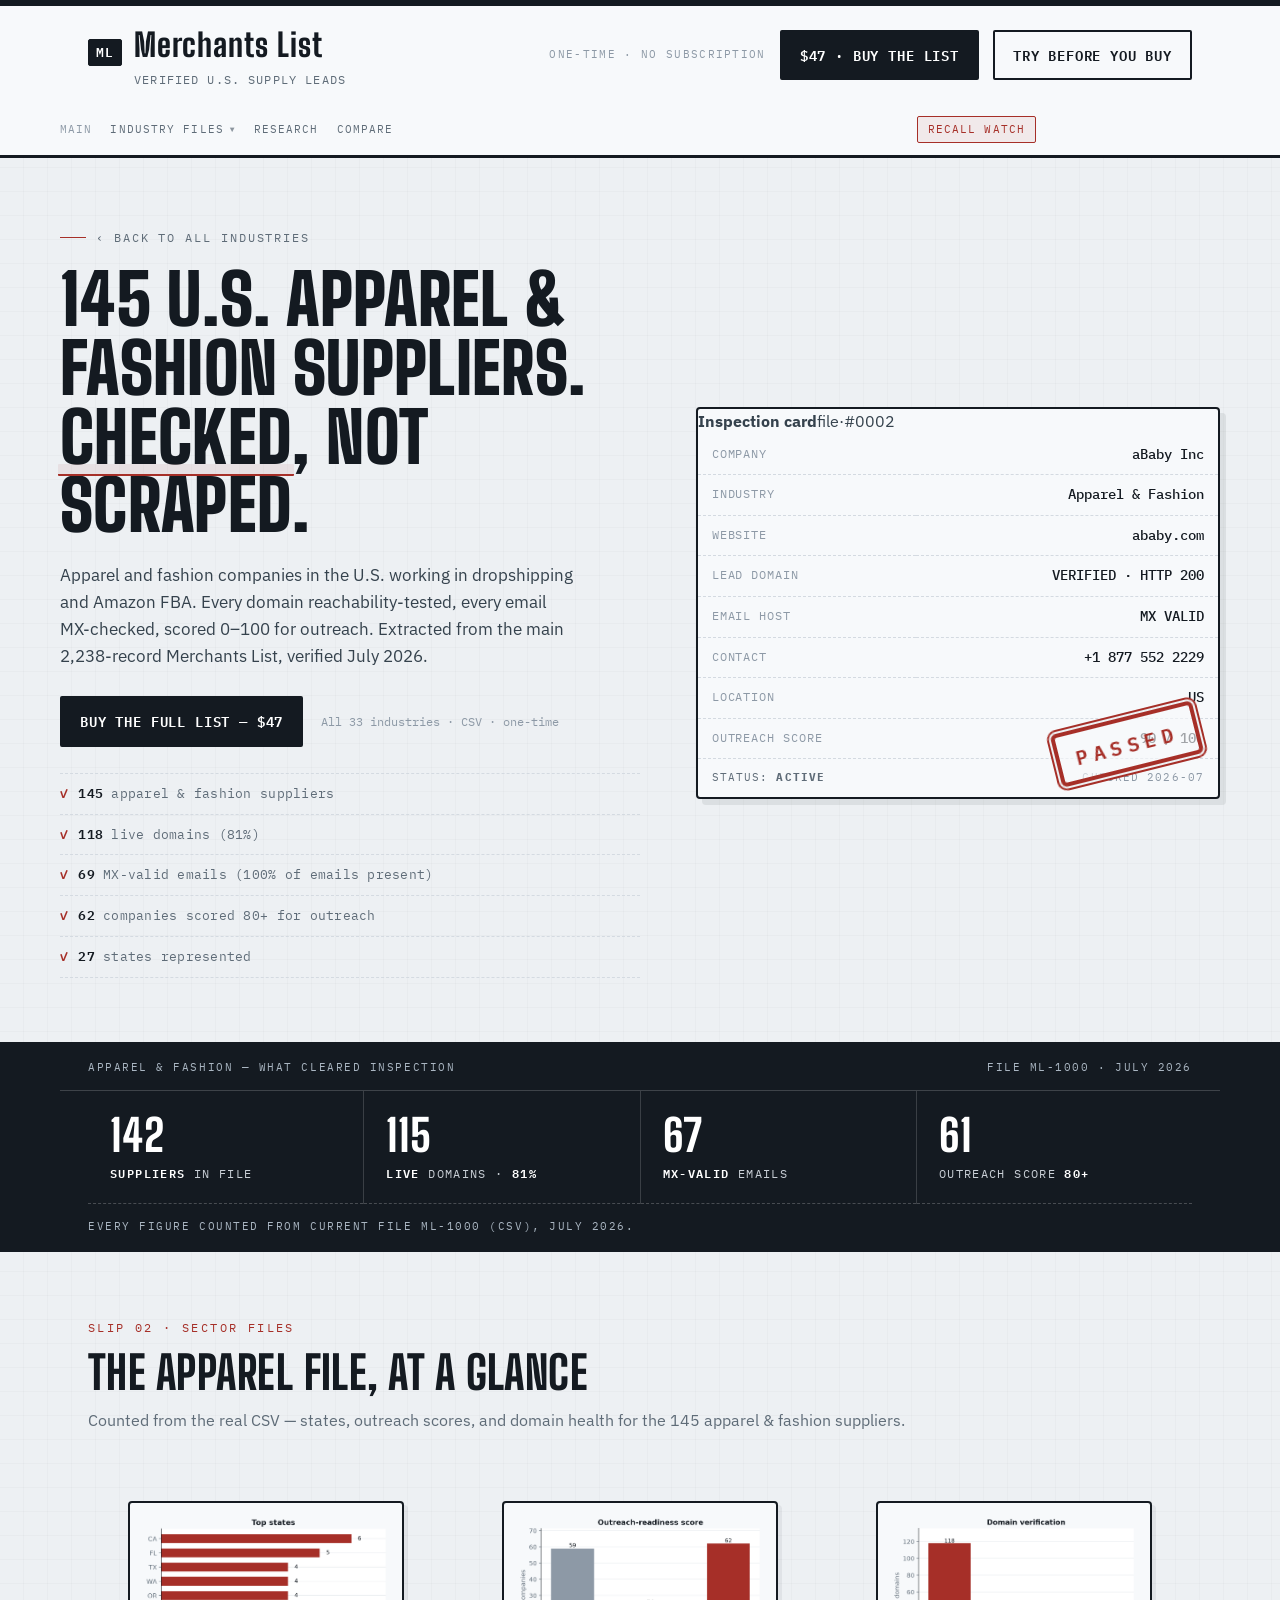
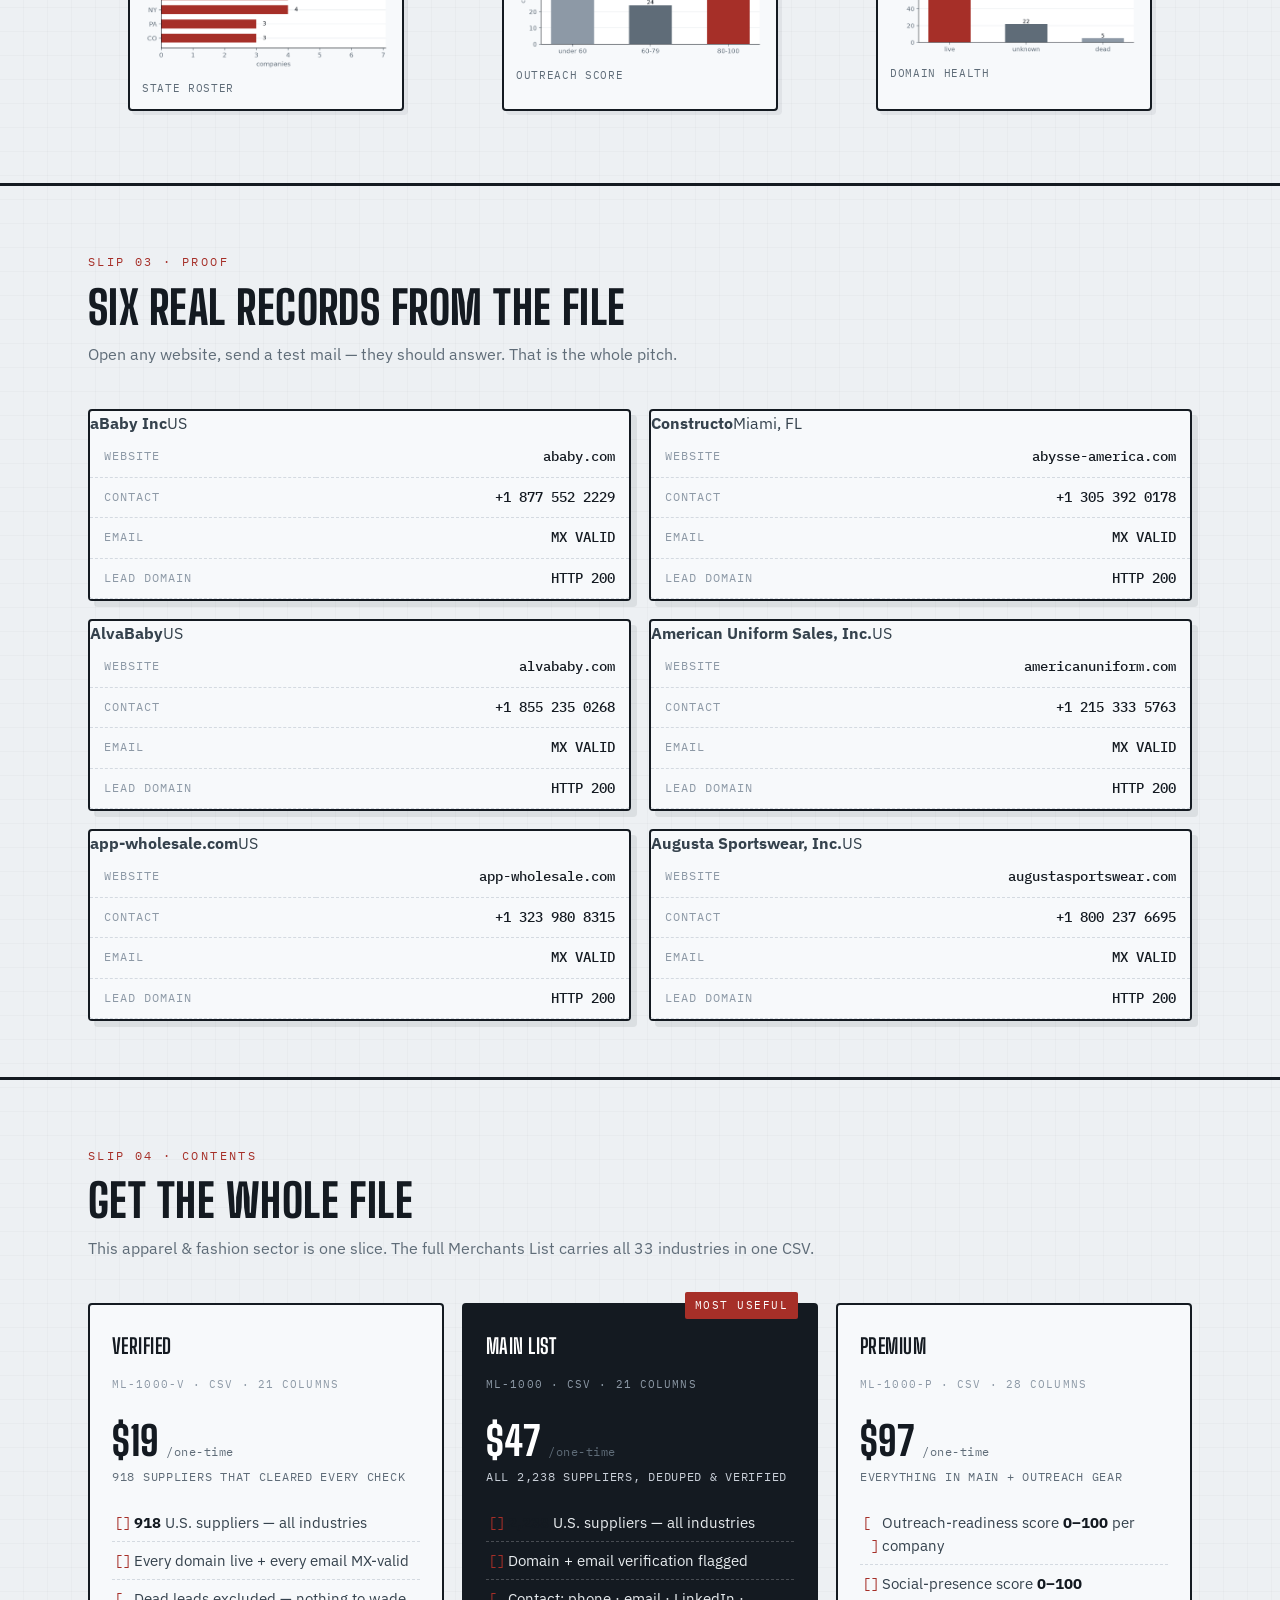
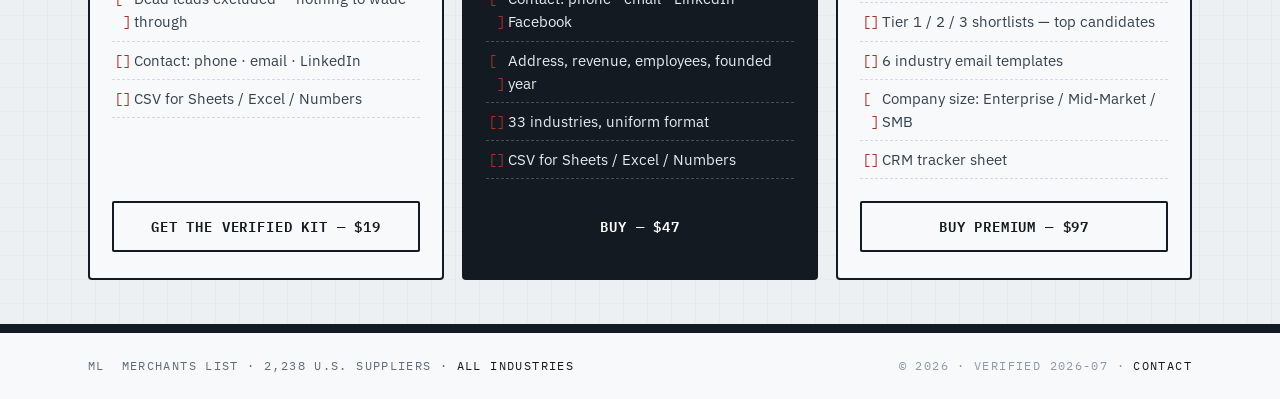
<file: apparel-fashion-suppliers.html>
<!DOCTYPE html>
<html lang="en">
<head>
<meta charset="utf-8">
<meta name="viewport" content="width=device-width, initial-scale=1">
<!-- Google tag (gtag.js) -->
<script async src="https://www.googletagmanager.com/gtag/js?id=G-BKWKCKYXVS"></script>
<script>
  window.dataLayer = window.dataLayer || [];
  function gtag(){dataLayer.push(arguments);}
  gtag('js', new Date());

  gtag('config', 'G-BKWKCKYXVS');
  </script>
<script src="/assets/analytics.js" defer></script>
<script>if(!location.pathname.endsWith("/")&&!location.pathname.endsWith(".html"))history.replaceState(null,"",location.pathname+"/")</script>
<title>145 U.S. Apparel &amp; Fashion Suppliers — Verified List | Merchants List</title>
<meta name="description" content="145 U.S.-based apparel & fashion suppliers for dropshipping and Amazon FBA: 118 live domains, 69 MX-valid emails, 62 companies scored 80+ for outreach. Real records, verified July 2026.">
<meta name="robots" content="index, follow, max-image-preview:large, max-snippet:-1, max-video-preview:-1">
<meta name="keywords" content="US apparel suppliers, fashion wholesale suppliers, clothing dropshipping suppliers, garment wholesale, verified US suppliers">
<link rel="canonical" href="https://merchants.ai2eo.com/apparel-fashion-suppliers.html">
<meta property="og:type" content="article">
<meta property="og:site_name" content="Merchants List">
<meta property="og:title" content="145 U.S. Apparel &amp; Fashion Suppliers — Verified List">
<meta property="og:description" content="145 U.S.-based apparel & fashion suppliers for dropshipping and Amazon FBA: live domains, MX-valid emails, outreach scores. Verified July 2026.">
<meta property="og:url" content="https://merchants.ai2eo.com/apparel-fashion-suppliers.html">
<meta property="og:image" content="https://merchants.ai2eo.com/assets/tablo.png">
<meta property="og:locale" content="en_US">
<meta name="twitter:card" content="summary_large_image">
<meta name="twitter:title" content="145 U.S. Apparel &amp; Fashion Suppliers — Verified List">
<meta name="twitter:description" content="145 verified U.S. apparel & fashion suppliers for dropshipping and Amazon FBA. Live domains, valid emails, outreach scores.">
<meta name="twitter:image" content="https://merchants.ai2eo.com/assets/tablo.png">
<link rel="preconnect" href="https://fonts.googleapis.com">
<link rel="preconnect" href="https://fonts.gstatic.com" crossorigin>
<link href="https://fonts.googleapis.com/css2?family=Big+Shoulders+Display:wght@600;700;800;900&family=IBM+Plex+Mono:wght@400;500;600&family=IBM+Plex+Sans:wght@400;500;600;700&display=swap" rel="stylesheet">
<link rel="stylesheet" href="/assets/merchants.css">
<link rel="icon" type="image/svg+xml" href="/assets/favicon.svg">
<style>
  .charts{display:grid;grid-template-columns:repeat(3,1fr);gap:18px;padding:10px 0 56px}
  .chart{background:var(--panel);border:2px solid var(--carbon);border-radius:var(--r-card);padding:12px;box-shadow:4px 4px 0 rgba(20,26,33,.06)}
  .chart img{width:100%;height:auto;display:block}
  .sample-grid{display:grid;grid-template-columns:repeat(2,1fr);gap:18px;padding-bottom:56px}
  @media (max-width:960px){
    .charts{grid-template-columns:1fr}
    .sample-grid{grid-template-columns:1fr}
  }
</style>
</head>
<body id="top">
<a class="skip" href="#main">Skip to content</a>

<header class="masthead">
  <div class="masthead-inner">
    <div class="brand">
      <a class="brand-link" href="/index.html" aria-label="Merchants List home"><span class="mark" aria-hidden="true">ML</span>
      <div>
        <h1>Merchants List</h1>
        <p class="tagline">Verified U.S. supply leads</p>
      </div></a>
    </div>
    <div class="masthead-cta">
      <span class="masthead-meta">One-time · no subscription</span>
      <a class="btn btn-primary" href="https://tachyon80.gumroad.com/l/atvkft" aria-label="Buy the full list for 47 dollars">$47 · Buy the list</a>
      <a class="btn btn-ghost" href="#" onclick="return openTryModal()">Try before you buy</a>
    </div>
  </div>
  <div class="wrap seo-nav" aria-label="Site navigation">
    <div class="nav-ctl">
      <a class="nav-label" href="/index.html">Main</a>
      <div class="drop" id="nav-drop">
        <button type="button" class="drop-toggle" aria-haspopup="true" aria-expanded="false" id="nav-industries">Industry files <span class="arrow">▼</span></button>
        <nav class="drop-menu" aria-label="Industry files">
          <a href="/retail-suppliers.html">Retail &amp; E-commerce</a>
          <a href="/wholesale-suppliers.html">Wholesale &amp; Distribution</a>
          <a href="/food-beverage-suppliers.html">Food &amp; Beverage</a>
          <a href="/beauty-cosmetics-suppliers.html">Beauty &amp; Cosmetics</a>
          <a href="/sports-outdoor-suppliers.html">Sports &amp; Outdoor</a>
          <a href="/electronics-tech-suppliers.html">Electronics &amp; Tech</a>
          <a class="cur" href="/apparel-fashion-suppliers.html">Apparel &amp; Fashion</a>
          <a href="/pet-suppliers.html">Pet Products</a>
        </nav>
      </div>
      <a href="/blog.html">Research</a>
      <a href="/compare.html">Compare</a>
    </div>
    <a class="nav-recall" href="/recall-watch.html">Recall Watch</a>
  </div>
</header>

<main id="main">

  <section class="hero" aria-labelledby="hero-h">
    <div class="wrap hero-grid">
      <div>
        <p class="kicker"><a href="/index.html" class="mono" style="text-decoration:none;color:inherit">‹ back to all industries</a></p>
        <h2 id="hero-h">145 U.S. apparel &amp; fashion suppliers.<br><span class="stamp-underline">Checked</span>, not scraped.</h2>
        <p class="lede">Apparel and fashion companies in the U.S. working in dropshipping and Amazon FBA. Every domain reachability-tested, every email MX-checked, scored 0–100 for outreach. Extracted from the main 2,238-record Merchants List, verified July 2026.</p>

        <div class="cta-row">
          <a class="btn btn-primary" href="https://tachyon80.gumroad.com/l/atvkft" aria-label="Buy the full list for 47 dollars on Gumroad">Buy the full list — $47</a>
          <span class="cta-note mono">All 33 industries · CSV · one-time</span>
        </div>

        <ul class="prelist" aria-label="Apparel & Fashion sector verification">
          <li><span class="ck">✓</span><span><b>145</b> apparel &amp; fashion suppliers</span></li>
          <li><span class="ck">✓</span><span><b>118</b> live domains (81%)</span></li>
          <li><span class="ck">✓</span><span><b>69</b> MX-valid emails (100% of emails present)</span></li>
          <li><span class="ck">✓</span><span><b>62</b> companies scored 80+ for outreach</span></li>
          <li><span class="ck">✓</span><span><b>27</b> states represented</span></li>
        </ul>
      </div>

      <div class="inspection rv" role="img" aria-label="Sample of a verified apparel &amp; fashion supplier record">
        <div class="cap"><b>Inspection card</b><span>file·#0002</span></div>
        <table>
          <tr><td class="k">Company</td><td class="v">aBaby Inc</td></tr>
          <tr><td class="k">Industry</td><td class="v">Apparel &amp; Fashion</td></tr>
          <tr><td class="k">Website</td><td class="v">ababy.com</td></tr>
          <tr><td class="k">Lead domain</td><td class="v ok">VERIFIED · HTTP 200</td></tr>
          <tr><td class="k">Email host</td><td class="v ok">MX VALID</td></tr>
          <tr><td class="k">Contact</td><td class="v">+1 877 552 2229</td></tr>
          <tr><td class="k">Location</td><td class="v">US</td></tr>
          <tr><td class="k">Outreach score</td><td class="v">90 / 100</td></tr>
        </table>
        <div class="foot"><span>Status: <b class="ok">Active</b></span><time>checked 2026-07</time></div>
        <div class="stamp" aria-hidden="true">Passed</div>
      </div>
    </div>
  </section>

  <section class="tally" aria-labelledby="tally-h">
    <div class="ticker-hd wrap">
      <span id="tally-h">Apparel &amp; Fashion — what cleared inspection</span>
      <span>file ML-1000 · July 2026</span>
    </div>
    <div class="wrap">
      <div class="strip rv">
        <div class="ticket"><div class="n"><span class="c" data-n="145">145</span></div><div class="l"><b>suppliers</b> in file</div></div>
        <div class="ticket"><div class="n"><span class="c" data-n="118">118</span></div><div class="l"><b>live</b> domains · <b>81%</b></div></div>
        <div class="ticket"><div class="n"><span class="c" data-n="69">69</span></div><div class="l"><b class="t">mx-valid</b> emails</div></div>
        <div class="ticket"><div class="n"><span class="c" data-n="62">62</span></div><div class="l">outreach score <b>80+</b></div></div>
      </div>
    </div>
    <div class="tally-foot wrap">Every figure counted from current file ML-1000 (CSV), July 2026.</div>
  </section>

  <section class="block" aria-labelledby="charts-h">
    <div class="wrap">
      <div class="sechd">
        <p class="no">Slip 02 · Sector files</p>
        <h3 id="charts-h">the apparel file, at a glance</h3>
        <p class="sub">Counted from the real CSV — states, outreach scores, and domain health for the 145 apparel &amp; fashion suppliers.</p>
      </div>
      <div class="charts rv">
        <figure class="chart"><img class="lb" src="/assets/apparel_states.png" alt="Apparel and fashion suppliers: California 6, Florida 5, Texas 4, Washington 4"><figcaption class="mono" style="font-size:11px;color:var(--slate);margin-top:8px;letter-spacing:.06em">STATE ROSTER</figcaption></figure>
        <figure class="chart"><img class="lb" src="/assets/apparel_outreach.png" alt="Outreach-readiness score distribution: 62 companies score 80 to 100, 24 score 60 to 79, 59 under 60."><figcaption class="mono" style="font-size:11px;color:var(--slate);margin-top:8px;letter-spacing:.06em">OUTREACH SCORE</figcaption></figure>
        <figure class="chart"><img class="lb" src="/assets/apparel_domains.png" alt="Apparel and fashion suppliers: 118 live domains, 22 unknown, 5 dead."><figcaption class="mono" style="font-size:11px;color:var(--slate);margin-top:8px;letter-spacing:.06em">DOMAIN HEALTH</figcaption></figure>
      </div>
    </div>
  </section>

  <section class="block" aria-labelledby="sample-h">
    <div class="wrap">
      <div class="sechd">
        <p class="no">Slip 03 · Proof</p>
        <h3 id="sample-h">Six real records from the file</h3>
        <p class="sub">Open any website, send a test mail — they should answer. That is the whole pitch.</p>
      </div>
      <div class="sample-grid rv">
        <div class="inspection" role="img" aria-label="Verified supplier record">
          <div class="cap"><b>aBaby Inc</b><span>US</span></div>
          <table>
            <tr><td class="k">Website</td><td class="v">ababy.com</td></tr>
            <tr><td class="k">Contact</td><td class="v">+1 877 552 2229</td></tr>
            <tr><td class="k">Email</td><td class="v ok">MX VALID</td></tr>
            <tr><td class="k">Lead domain</td><td class="v ok">HTTP 200</td></tr>
          </table>
        </div>
        <div class="inspection" role="img" aria-label="Verified supplier record">
          <div class="cap"><b>Constructo</b><span>Miami, FL</span></div>
          <table>
            <tr><td class="k">Website</td><td class="v">abysse-america.com</td></tr>
            <tr><td class="k">Contact</td><td class="v">+1 305 392 0178</td></tr>
            <tr><td class="k">Email</td><td class="v ok">MX VALID</td></tr>
            <tr><td class="k">Lead domain</td><td class="v ok">HTTP 200</td></tr>
          </table>
        </div>
        <div class="inspection" role="img" aria-label="Verified supplier record">
          <div class="cap"><b>AlvaBaby</b><span>US</span></div>
          <table>
            <tr><td class="k">Website</td><td class="v">alvababy.com</td></tr>
            <tr><td class="k">Contact</td><td class="v">+1 855 235 0268</td></tr>
            <tr><td class="k">Email</td><td class="v ok">MX VALID</td></tr>
            <tr><td class="k">Lead domain</td><td class="v ok">HTTP 200</td></tr>
          </table>
        </div>
        <div class="inspection" role="img" aria-label="Verified supplier record">
          <div class="cap"><b>American Uniform Sales, Inc.</b><span>US</span></div>
          <table>
            <tr><td class="k">Website</td><td class="v">americanuniform.com</td></tr>
            <tr><td class="k">Contact</td><td class="v">+1 215 333 5763</td></tr>
            <tr><td class="k">Email</td><td class="v ok">MX VALID</td></tr>
            <tr><td class="k">Lead domain</td><td class="v ok">HTTP 200</td></tr>
          </table>
        </div>
        <div class="inspection" role="img" aria-label="Verified supplier record">
          <div class="cap"><b>app-wholesale.com</b><span>US</span></div>
          <table>
            <tr><td class="k">Website</td><td class="v">app-wholesale.com</td></tr>
            <tr><td class="k">Contact</td><td class="v">+1 323 980 8315</td></tr>
            <tr><td class="k">Email</td><td class="v ok">MX VALID</td></tr>
            <tr><td class="k">Lead domain</td><td class="v ok">HTTP 200</td></tr>
          </table>
        </div>
        <div class="inspection" role="img" aria-label="Verified supplier record">
          <div class="cap"><b>Augusta Sportswear, Inc.</b><span>US</span></div>
          <table>
            <tr><td class="k">Website</td><td class="v">augustasportswear.com</td></tr>
            <tr><td class="k">Contact</td><td class="v">+1 800 237 6695</td></tr>
            <tr><td class="k">Email</td><td class="v ok">MX VALID</td></tr>
            <tr><td class="k">Lead domain</td><td class="v ok">HTTP 200</td></tr>
          </table>
        </div>
      </div>
    </div>
  </section>

  <section class="block" aria-labelledby="price-h">
    <div class="wrap">
      <div class="sechd">
        <p class="no">Slip 04 · Contents</p>
        <h3 id="price-h">Get the whole file</h3>
        <p class="sub">This apparel &amp; fashion sector is one slice. The full Merchants List carries all 33 industries in one CSV.</p>
      </div>
      <div class="tiers rv">
        <div class="tier">
          <h4>Verified</h4>
          <p class="tbl-meta">ML-1000-V · CSV · 21 columns</p>
          <div class="price">$19<small> /one-time</small></div>
          <p class="listing">918 suppliers that cleared every check</p>
          <ul>
            <li><b>918</b> U.S. suppliers — all industries</li>
            <li>Every domain live + every email MX-valid</li>
            <li>Dead leads excluded — nothing to wade through</li>
            <li>Contact: phone · email · LinkedIn</li>
            <li>CSV for Sheets / Excel / Numbers</li>
          </ul>
          <a class="btn" href="https://tachyon80.gumroad.com/l/afkbcm" aria-label="Buy the verified list for 19 dollars">Get the Verified Kit — $19</a>
        </div>
        <div class="tier lead">
          <div class="ribbon">Most useful</div>
          <h4>Main list</h4>
          <p class="tbl-meta">ML-1000 · CSV · 21 columns</p>
          <div class="price">$47<small> /one-time</small></div>
          <p class="listing">All 2,238 suppliers, deduped &amp; verified</p>
          <ul>
            <li><b>2,238</b> U.S. suppliers — all industries</li>
            <li>Domain + email verification flagged</li>
            <li>Contact: phone · email · LinkedIn · Facebook</li>
            <li>Address, revenue, employees, founded year</li>
            <li>33 industries, uniform format</li>
            <li>CSV for Sheets / Excel / Numbers</li>
          </ul>
          <a class="btn btn-primary" href="https://tachyon80.gumroad.com/l/atvkft" aria-label="Buy the main list for 47 dollars">Buy — $47</a>
        </div>
        <div class="tier">
          <h4>Premium</h4>
          <p class="tbl-meta">ML-1000-P · CSV · 28 columns</p>
          <div class="price">$97<small> /one-time</small></div>
          <p class="listing">Everything in Main + outreach gear</p>
          <ul>
            <li>Outreach-readiness score <b>0–100</b> per company</li>
            <li>Social-presence score <b>0–100</b></li>
            <li>Tier 1 / 2 / 3 shortlists — top candidates</li>
            <li>6 industry email templates</li>
            <li>Company size: Enterprise / Mid-Market / SMB</li>
            <li>CRM tracker sheet</li>
          </ul>
          <a class="btn" href="https://tachyon80.gumroad.com/l/xmrkpc" aria-label="Buy Premium for 97 dollars">Buy Premium — $97</a>
        </div>
      </div>
    </div>
  </section>

</main>

<footer>
  <div class="wrap">
    <span class="l"><span class="mark">ML</span>&nbsp; Merchants List · 2,238 U.S. suppliers · <a href="/index.html">all industries</a></span>
    <span class="r">© 2026 · verified 2026-07 · <a href="mailto:info@ai2eo.com">contact</a></span>
  </div>
</footer>

<div id="lightbox" class="lightbox" aria-hidden="true">
  <button type="button" id="lb-close" class="lb-close" aria-label="Close image">✕</button>
  <figure>
    <img id="lb-img" alt="">
    <figcaption id="lb-cap"></figcaption>
  </figure>
</div>

</div>

<div id="try-modal" class="try-modal" aria-hidden="true">
  <div class="try-backdrop" data-close></div>
  <div class="try-dialog" role="dialog" aria-modal="true" aria-labelledby="try-title">
    <button type="button" class="try-close" data-close aria-label="Close">✕</button>
    <p class="try-kicker">Free sample · no charge</p>
    <h3 id="try-title">Try before you buy</h3>
    <p class="try-sub">Enter your email and get 26 verified U.S. supplier leads — 2 from each of 13 industries. Emails masked, every domain live, every lead real.</p>
    <form id="try-form" action="https://formspree.io/f/xdenbzpa" method="POST" novalidate>
      <label class="try-label" for="try-email">Email address</label>
      <input class="try-input" type="email" id="try-email" name="email" placeholder="you@example.com" required>
      <div class="try-error" role="alert" hidden>Enter a valid email address.</div>
      <button type="submit" class="btn btn-primary try-submit">Get the sample</button>
      <p class="try-fine">26 leads · CSV · no spam</p>
    </form>
    <div class="try-success" hidden>
      <p class="try-success-title">Check your inbox.</p>
      <p class="try-success-sub">Your sample is downloading. We also emailed you a copy.</p>
    </div>
  </div>


<script>
(function(){
  "use strict";
  var reduce = window.matchMedia && window.matchMedia("(prefers-reduced-motion: reduce)").matches;
  /* Try before you buy modal */
  var tryModal = document.getElementById("try-modal");
  var tryForm = document.getElementById("try-form");
  var tryEmail = document.getElementById("try-email");
  var tryError = document.querySelector(".try-error");
  var trySuccess = document.querySelector(".try-success");

  window.openTryModal = function(){
    if (!tryModal) return false;
    tryModal.classList.add("open");
    document.body.classList.add("try-open");
    tryModal.setAttribute("aria-hidden", "false");
    if (tryEmail) setTimeout(function(){ tryEmail.focus(); }, 60);
    return false;
  };
  window.closeTryModal = function(){
    if (!tryModal) return;
    tryModal.classList.remove("open");
    document.body.classList.remove("try-open");
    tryModal.setAttribute("aria-hidden", "true");
  };
  if (tryModal){
    tryModal.querySelectorAll("[data-close]").forEach(function(el){
      el.addEventListener("click", closeTryModal);
    });
  }
  if (tryForm){
    tryForm.addEventListener("submit", function(e){
      e.preventDefault();
      var val = tryEmail ? tryEmail.value.trim() : "";
      if (!val || val.indexOf("@") < 1){
        if (tryError) tryError.hidden = false;
        return;
      }
      if (tryError) tryError.hidden = true;
      fetch(tryForm.getAttribute("action"), {
        method: "POST",
        body: new FormData(tryForm),
        headers: { "Accept": "application/json" }
      }).then(function(){
        window.location.href = "/sample.csv";
        tryForm.style.display = "none";
        if (trySuccess) trySuccess.hidden = false;
      }).catch(function(){
        window.location.href = "/sample.csv";
        tryForm.style.display = "none";
        if (trySuccess) trySuccess.hidden = false;
      });
    });
  }

  var drops = document.querySelectorAll(".drop");
  drops.forEach(function(d){
    var toggle = d.querySelector(".drop-toggle");
    if (!toggle) return;
    toggle.addEventListener("click", function(e){
      e.preventDefault();
      e.stopPropagation();
      var open = d.classList.toggle("open");
      toggle.setAttribute("aria-expanded", open ? "true" : "false");
    });
  });
  document.addEventListener("click", function(e){
    if (!e.target.closest(".drop")){
      drops.forEach(function(d){
        d.classList.remove("open");
        var t = d.querySelector(".drop-toggle");
        if (t) t.setAttribute("aria-expanded", "false");
      });
    }
  });
  document.addEventListener("keydown", function(e){
    if (e.key === "Escape"){
      drops.forEach(function(d){
        d.classList.remove("open");
        var t = d.querySelector(".drop-toggle");
        if (t) t.setAttribute("aria-expanded", "false");
      });
    }
  });
  var counters = document.querySelectorAll(".ticket .c");
  if (counters.length && !reduce) {
    var fmt = new Intl.NumberFormat("en-US");
    function run(el){
      var target = parseInt(el.getAttribute("data-n"), 10);
      var dur = 1100, t0 = null;
      function frame(ts){
        if (!t0) t0 = ts;
        var p = Math.min(1, (ts - t0) / dur);
        var eased = 1 - Math.pow(1 - p, 3);
        el.textContent = fmt.format(Math.round(target * eased));
        if (p < 1) requestAnimationFrame(frame);
      }
      requestAnimationFrame(frame);
    }
    var io = new IntersectionObserver(function(entries){
      entries.forEach(function(e){
        if (e.isIntersecting){ run(e.target); io.unobserve(e.target); }
      });
    }, {threshold: .4});
    counters.forEach(function(c){ io.observe(c); });
  }
  var reveals = document.querySelectorAll(".rv");
  if (reveals.length && !reduce && "IntersectionObserver" in window){
    var rv = new IntersectionObserver(function(entries){
      entries.forEach(function(e){
        if (e.isIntersecting){ e.target.classList.add("in"); rv.unobserve(e.target); }
      });
    }, {threshold: .12, rootMargin: "0px 0px -8% 0px"});
    reveals.forEach(function(el){ rv.observe(el); });
  } else {
    reveals.forEach(function(el){ el.classList.add("in"); });
  }

  /* Lightbox for chart images */
  var lb = document.getElementById("lightbox");
  var lbImg = document.getElementById("lb-img");
  var lbCap = document.getElementById("lb-cap");
  function openLb(src, cap){
    if (!lb) return;
    lbImg.src = src;
    if (lbCap){ lbCap.textContent = cap || ""; }
    lb.classList.add("open");
    document.body.classList.add("lb-open");
  }
  function closeLb(){
    if (!lb) return;
    lb.classList.remove("open");
    document.body.classList.remove("lb-open");
    lbImg.src = "";
  }
  document.querySelectorAll("figure img.lb").forEach(function(img){
    img.addEventListener("click", function(){
      openLb(img.currentSrc || img.src, img.alt);
    });
  });
  if (lb){
    lb.addEventListener("click", function(e){
      if (e.target === lb || e.target === lbImg) closeLb();
    });
    document.getElementById("lb-close").addEventListener("click", closeLb);
    document.addEventListener("keydown", function(e){
      if (e.key === "Escape") closeLb();
    });
  }
})();
</script>

</body>
</html>
</file>
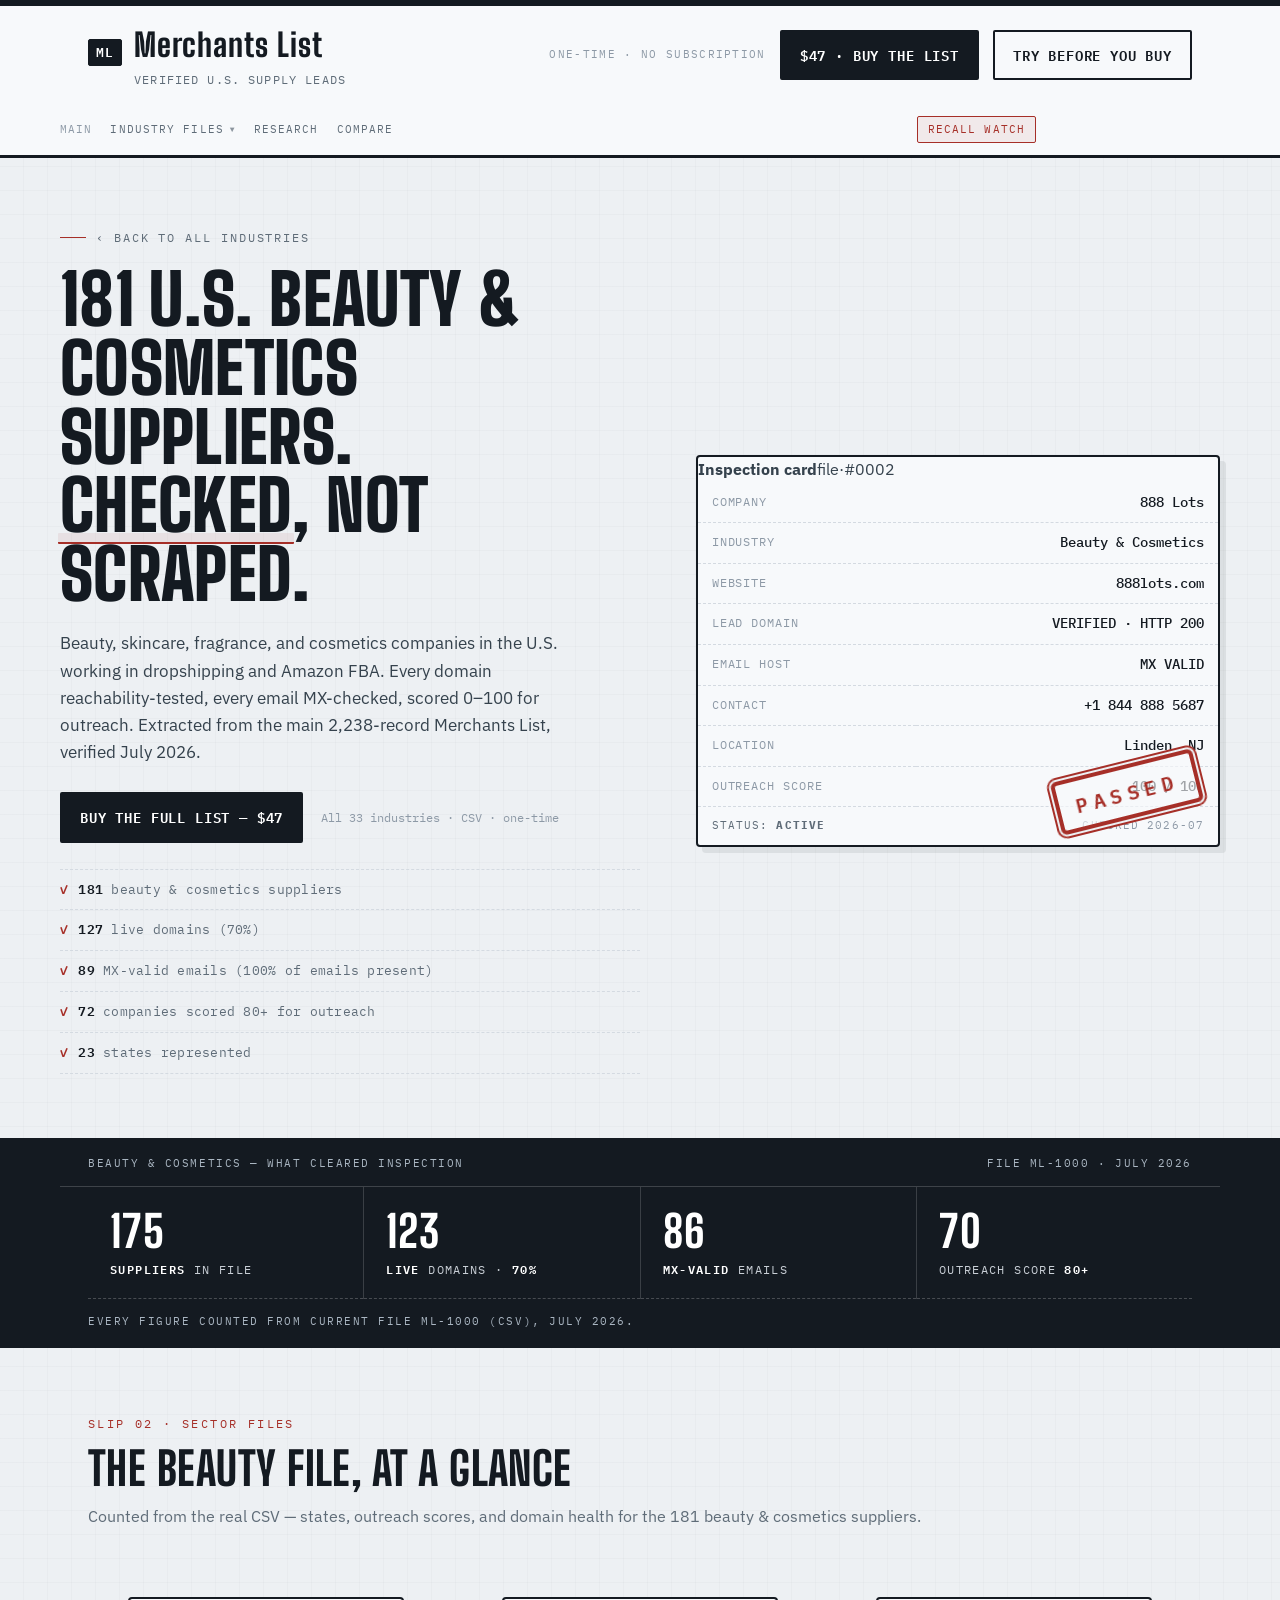
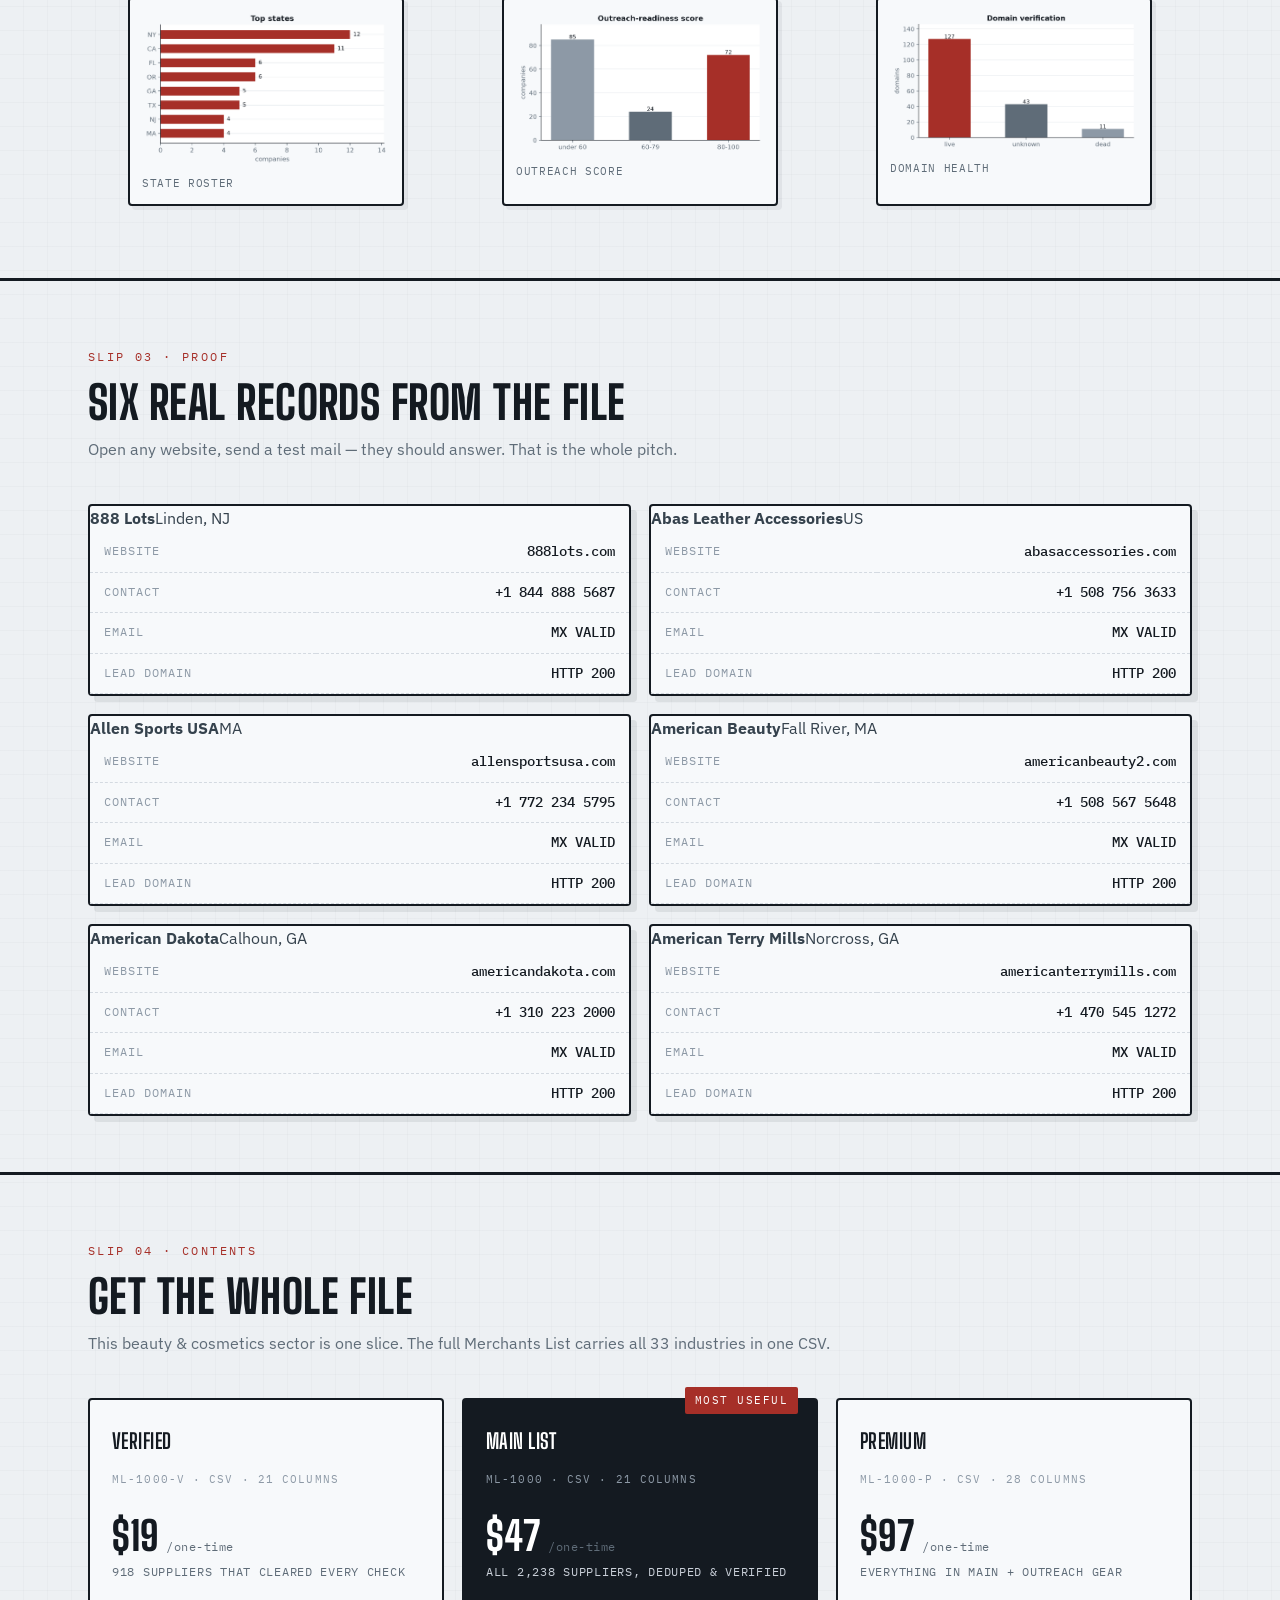
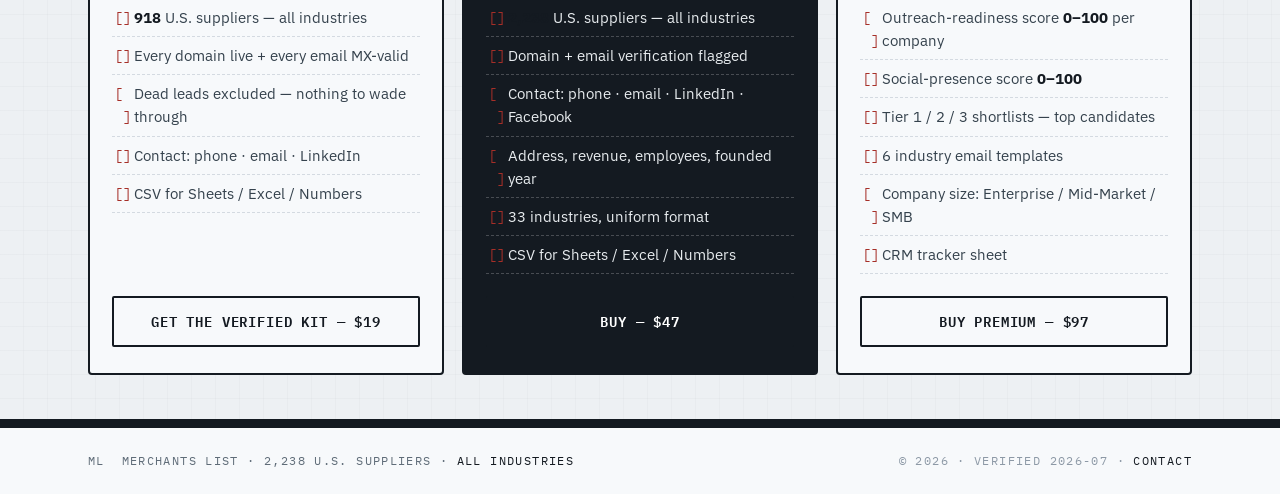
<file: beauty-cosmetics-suppliers.html>
<!DOCTYPE html>
<html lang="en">
<head>
<meta charset="utf-8">
<meta name="viewport" content="width=device-width, initial-scale=1">
<!-- Google tag (gtag.js) -->
<script async src="https://www.googletagmanager.com/gtag/js?id=G-BKWKCKYXVS"></script>
<script>
  window.dataLayer = window.dataLayer || [];
  function gtag(){dataLayer.push(arguments);}
  gtag('js', new Date());

  gtag('config', 'G-BKWKCKYXVS');
  </script>
<script src="/assets/analytics.js" defer></script>
<script>if(!location.pathname.endsWith("/")&&!location.pathname.endsWith(".html"))history.replaceState(null,"",location.pathname+"/")</script>
<title>181 U.S. Beauty &amp; Cosmetics Suppliers — Verified List | Merchants List</title>
<meta name="description" content="181 U.S.-based beauty & cosmetics suppliers for dropshipping and Amazon FBA: 127 live domains, 89 MX-valid emails, 72 companies scored 80+ for outreach. Real records, verified July 2026.">
<meta name="robots" content="index, follow, max-image-preview:large, max-snippet:-1, max-video-preview:-1">
<meta name="keywords" content="US beauty suppliers, cosmetics wholesale suppliers, beauty dropshipping suppliers, skincare wholesale, verified US suppliers">
<link rel="canonical" href="https://merchants.ai2eo.com/beauty-cosmetics-suppliers.html">
<meta property="og:type" content="article">
<meta property="og:site_name" content="Merchants List">
<meta property="og:title" content="181 U.S. Beauty &amp; Cosmetics Suppliers — Verified List">
<meta property="og:description" content="181 U.S.-based beauty & cosmetics suppliers for dropshipping and Amazon FBA: live domains, MX-valid emails, outreach scores. Verified July 2026.">
<meta property="og:url" content="https://merchants.ai2eo.com/beauty-cosmetics-suppliers.html">
<meta property="og:image" content="https://merchants.ai2eo.com/assets/tablo.png">
<meta property="og:locale" content="en_US">
<meta name="twitter:card" content="summary_large_image">
<meta name="twitter:title" content="181 U.S. Beauty &amp; Cosmetics Suppliers — Verified List">
<meta name="twitter:description" content="181 verified U.S. beauty & cosmetics suppliers for dropshipping and Amazon FBA. Live domains, valid emails, outreach scores.">
<meta name="twitter:image" content="https://merchants.ai2eo.com/assets/tablo.png">
<link rel="preconnect" href="https://fonts.googleapis.com">
<link rel="preconnect" href="https://fonts.gstatic.com" crossorigin>
<link href="https://fonts.googleapis.com/css2?family=Big+Shoulders+Display:wght@600;700;800;900&family=IBM+Plex+Mono:wght@400;500;600&family=IBM+Plex+Sans:wght@400;500;600;700&display=swap" rel="stylesheet">
<link rel="stylesheet" href="/assets/merchants.css">
<link rel="icon" type="image/svg+xml" href="/assets/favicon.svg">
<style>
  .charts{display:grid;grid-template-columns:repeat(3,1fr);gap:18px;padding:10px 0 56px}
  .chart{background:var(--panel);border:2px solid var(--carbon);border-radius:var(--r-card);padding:12px;box-shadow:4px 4px 0 rgba(20,26,33,.06)}
  .chart img{width:100%;height:auto;display:block}
  .sample-grid{display:grid;grid-template-columns:repeat(2,1fr);gap:18px;padding-bottom:56px}
  @media (max-width:960px){
    .charts{grid-template-columns:1fr}
    .sample-grid{grid-template-columns:1fr}
  }
</style>
</head>
<body id="top">
<a class="skip" href="#main">Skip to content</a>

<header class="masthead">
  <div class="masthead-inner">
    <div class="brand">
      <a class="brand-link" href="/index.html" aria-label="Merchants List home"><span class="mark" aria-hidden="true">ML</span>
      <div>
        <h1>Merchants List</h1>
        <p class="tagline">Verified U.S. supply leads</p>
      </div></a>
    </div>
    <div class="masthead-cta">
      <span class="masthead-meta">One-time · no subscription</span>
      <a class="btn btn-primary" href="https://tachyon80.gumroad.com/l/atvkft" aria-label="Buy the full list for 47 dollars">$47 · Buy the list</a>
      <a class="btn btn-ghost" href="#" onclick="return openTryModal()">Try before you buy</a>
    </div>
  </div>
  <div class="wrap seo-nav" aria-label="Site navigation">
    <div class="nav-ctl">
      <a class="nav-label" href="/index.html">Main</a>
      <div class="drop" id="nav-drop">
        <button type="button" class="drop-toggle" aria-haspopup="true" aria-expanded="false" id="nav-industries">Industry files <span class="arrow">▼</span></button>
        <nav class="drop-menu" aria-label="Industry files">
          <a href="/retail-suppliers.html">Retail &amp; E-commerce</a>
          <a href="/wholesale-suppliers.html">Wholesale &amp; Distribution</a>
          <a href="/food-beverage-suppliers.html">Food &amp; Beverage</a>
          <a class="cur" href="/beauty-cosmetics-suppliers.html">Beauty &amp; Cosmetics</a>
          <a href="/sports-outdoor-suppliers.html">Sports &amp; Outdoor</a>
          <a href="/electronics-tech-suppliers.html">Electronics &amp; Tech</a>
          <a href="/apparel-fashion-suppliers.html">Apparel &amp; Fashion</a>
          <a href="/pet-suppliers.html">Pet Products</a>
        </nav>
      </div>
      <a href="/blog.html">Research</a>
      <a href="/compare.html">Compare</a>
    </div>
    <a class="nav-recall" href="/recall-watch.html">Recall Watch</a>
  </div>
</header>

<main id="main">

  <section class="hero" aria-labelledby="hero-h">
    <div class="wrap hero-grid">
      <div>
        <p class="kicker"><a href="/index.html" class="mono" style="text-decoration:none;color:inherit">‹ back to all industries</a></p>
        <h2 id="hero-h">181 U.S. beauty &amp; cosmetics suppliers.<br><span class="stamp-underline">Checked</span>, not scraped.</h2>
        <p class="lede">Beauty, skincare, fragrance, and cosmetics companies in the U.S. working in dropshipping and Amazon FBA. Every domain reachability-tested, every email MX-checked, scored 0–100 for outreach. Extracted from the main 2,238-record Merchants List, verified July 2026.</p>

        <div class="cta-row">
          <a class="btn btn-primary" href="https://tachyon80.gumroad.com/l/atvkft" aria-label="Buy the full list for 47 dollars on Gumroad">Buy the full list — $47</a>
          <span class="cta-note mono">All 33 industries · CSV · one-time</span>
        </div>

        <ul class="prelist" aria-label="Beauty & Cosmetics sector verification">
          <li><span class="ck">✓</span><span><b>181</b> beauty &amp; cosmetics suppliers</span></li>
          <li><span class="ck">✓</span><span><b>127</b> live domains (70%)</span></li>
          <li><span class="ck">✓</span><span><b>89</b> MX-valid emails (100% of emails present)</span></li>
          <li><span class="ck">✓</span><span><b>72</b> companies scored 80+ for outreach</span></li>
          <li><span class="ck">✓</span><span><b>23</b> states represented</span></li>
        </ul>
      </div>

      <div class="inspection rv" role="img" aria-label="Sample of a verified beauty &amp; cosmetics supplier record">
        <div class="cap"><b>Inspection card</b><span>file·#0002</span></div>
        <table>
          <tr><td class="k">Company</td><td class="v">888 Lots</td></tr>
          <tr><td class="k">Industry</td><td class="v">Beauty &amp; Cosmetics</td></tr>
          <tr><td class="k">Website</td><td class="v">888lots.com</td></tr>
          <tr><td class="k">Lead domain</td><td class="v ok">VERIFIED · HTTP 200</td></tr>
          <tr><td class="k">Email host</td><td class="v ok">MX VALID</td></tr>
          <tr><td class="k">Contact</td><td class="v">+1 844 888 5687</td></tr>
          <tr><td class="k">Location</td><td class="v">Linden, NJ</td></tr>
          <tr><td class="k">Outreach score</td><td class="v">100 / 100</td></tr>
        </table>
        <div class="foot"><span>Status: <b class="ok">Active</b></span><time>checked 2026-07</time></div>
        <div class="stamp" aria-hidden="true">Passed</div>
      </div>
    </div>
  </section>

  <section class="tally" aria-labelledby="tally-h">
    <div class="ticker-hd wrap">
      <span id="tally-h">Beauty &amp; Cosmetics — what cleared inspection</span>
      <span>file ML-1000 · July 2026</span>
    </div>
    <div class="wrap">
      <div class="strip rv">
        <div class="ticket"><div class="n"><span class="c" data-n="181">181</span></div><div class="l"><b>suppliers</b> in file</div></div>
        <div class="ticket"><div class="n"><span class="c" data-n="127">127</span></div><div class="l"><b>live</b> domains · <b>70%</b></div></div>
        <div class="ticket"><div class="n"><span class="c" data-n="89">89</span></div><div class="l"><b class="t">mx-valid</b> emails</div></div>
        <div class="ticket"><div class="n"><span class="c" data-n="72">72</span></div><div class="l">outreach score <b>80+</b></div></div>
      </div>
    </div>
    <div class="tally-foot wrap">Every figure counted from current file ML-1000 (CSV), July 2026.</div>
  </section>

  <section class="block" aria-labelledby="charts-h">
    <div class="wrap">
      <div class="sechd">
        <p class="no">Slip 02 · Sector files</p>
        <h3 id="charts-h">the beauty file, at a glance</h3>
        <p class="sub">Counted from the real CSV — states, outreach scores, and domain health for the 181 beauty &amp; cosmetics suppliers.</p>
      </div>
      <div class="charts rv">
        <figure class="chart"><img class="lb" src="/assets/beauty_states.png" alt="Beauty and cosmetics suppliers: New York 12, California 11, Florida 6, Oregon 6"><figcaption class="mono" style="font-size:11px;color:var(--slate);margin-top:8px;letter-spacing:.06em">STATE ROSTER</figcaption></figure>
        <figure class="chart"><img class="lb" src="/assets/beauty_outreach.png" alt="Outreach-readiness score distribution: 72 companies score 80 to 100, 24 score 60 to 79, 85 under 60."><figcaption class="mono" style="font-size:11px;color:var(--slate);margin-top:8px;letter-spacing:.06em">OUTREACH SCORE</figcaption></figure>
        <figure class="chart"><img class="lb" src="/assets/beauty_domains.png" alt="Beauty and cosmetics suppliers: 127 live domains, 43 unknown, 11 dead."><figcaption class="mono" style="font-size:11px;color:var(--slate);margin-top:8px;letter-spacing:.06em">DOMAIN HEALTH</figcaption></figure>
      </div>
    </div>
  </section>

  <section class="block" aria-labelledby="sample-h">
    <div class="wrap">
      <div class="sechd">
        <p class="no">Slip 03 · Proof</p>
        <h3 id="sample-h">Six real records from the file</h3>
        <p class="sub">Open any website, send a test mail — they should answer. That is the whole pitch.</p>
      </div>
      <div class="sample-grid rv">
        <div class="inspection" role="img" aria-label="Verified supplier record">
          <div class="cap"><b>888 Lots</b><span>Linden, NJ</span></div>
          <table>
            <tr><td class="k">Website</td><td class="v">888lots.com</td></tr>
            <tr><td class="k">Contact</td><td class="v">+1 844 888 5687</td></tr>
            <tr><td class="k">Email</td><td class="v ok">MX VALID</td></tr>
            <tr><td class="k">Lead domain</td><td class="v ok">HTTP 200</td></tr>
          </table>
        </div>
        <div class="inspection" role="img" aria-label="Verified supplier record">
          <div class="cap"><b>Abas Leather Accessories</b><span>US</span></div>
          <table>
            <tr><td class="k">Website</td><td class="v">abasaccessories.com</td></tr>
            <tr><td class="k">Contact</td><td class="v">+1 508 756 3633</td></tr>
            <tr><td class="k">Email</td><td class="v ok">MX VALID</td></tr>
            <tr><td class="k">Lead domain</td><td class="v ok">HTTP 200</td></tr>
          </table>
        </div>
        <div class="inspection" role="img" aria-label="Verified supplier record">
          <div class="cap"><b>Allen Sports USA</b><span>MA</span></div>
          <table>
            <tr><td class="k">Website</td><td class="v">allensportsusa.com</td></tr>
            <tr><td class="k">Contact</td><td class="v">+1 772 234 5795</td></tr>
            <tr><td class="k">Email</td><td class="v ok">MX VALID</td></tr>
            <tr><td class="k">Lead domain</td><td class="v ok">HTTP 200</td></tr>
          </table>
        </div>
        <div class="inspection" role="img" aria-label="Verified supplier record">
          <div class="cap"><b>American Beauty</b><span>Fall River, MA</span></div>
          <table>
            <tr><td class="k">Website</td><td class="v">americanbeauty2.com</td></tr>
            <tr><td class="k">Contact</td><td class="v">+1 508 567 5648</td></tr>
            <tr><td class="k">Email</td><td class="v ok">MX VALID</td></tr>
            <tr><td class="k">Lead domain</td><td class="v ok">HTTP 200</td></tr>
          </table>
        </div>
        <div class="inspection" role="img" aria-label="Verified supplier record">
          <div class="cap"><b>American Dakota</b><span>Calhoun, GA</span></div>
          <table>
            <tr><td class="k">Website</td><td class="v">americandakota.com</td></tr>
            <tr><td class="k">Contact</td><td class="v">+1 310 223 2000</td></tr>
            <tr><td class="k">Email</td><td class="v ok">MX VALID</td></tr>
            <tr><td class="k">Lead domain</td><td class="v ok">HTTP 200</td></tr>
          </table>
        </div>
        <div class="inspection" role="img" aria-label="Verified supplier record">
          <div class="cap"><b>American Terry Mills</b><span>Norcross, GA</span></div>
          <table>
            <tr><td class="k">Website</td><td class="v">americanterrymills.com</td></tr>
            <tr><td class="k">Contact</td><td class="v">+1 470 545 1272</td></tr>
            <tr><td class="k">Email</td><td class="v ok">MX VALID</td></tr>
            <tr><td class="k">Lead domain</td><td class="v ok">HTTP 200</td></tr>
          </table>
        </div>
      </div>
    </div>
  </section>

  <section class="block" aria-labelledby="price-h">
    <div class="wrap">
      <div class="sechd">
        <p class="no">Slip 04 · Contents</p>
        <h3 id="price-h">Get the whole file</h3>
        <p class="sub">This beauty &amp; cosmetics sector is one slice. The full Merchants List carries all 33 industries in one CSV.</p>
      </div>
      <div class="tiers rv">
        <div class="tier">
          <h4>Verified</h4>
          <p class="tbl-meta">ML-1000-V · CSV · 21 columns</p>
          <div class="price">$19<small> /one-time</small></div>
          <p class="listing">918 suppliers that cleared every check</p>
          <ul>
            <li><b>918</b> U.S. suppliers — all industries</li>
            <li>Every domain live + every email MX-valid</li>
            <li>Dead leads excluded — nothing to wade through</li>
            <li>Contact: phone · email · LinkedIn</li>
            <li>CSV for Sheets / Excel / Numbers</li>
          </ul>
          <a class="btn" href="https://tachyon80.gumroad.com/l/afkbcm" aria-label="Buy the verified list for 19 dollars">Get the Verified Kit — $19</a>
        </div>
        <div class="tier lead">
          <div class="ribbon">Most useful</div>
          <h4>Main list</h4>
          <p class="tbl-meta">ML-1000 · CSV · 21 columns</p>
          <div class="price">$47<small> /one-time</small></div>
          <p class="listing">All 2,238 suppliers, deduped &amp; verified</p>
          <ul>
            <li><b>2,238</b> U.S. suppliers — all industries</li>
            <li>Domain + email verification flagged</li>
            <li>Contact: phone · email · LinkedIn · Facebook</li>
            <li>Address, revenue, employees, founded year</li>
            <li>33 industries, uniform format</li>
            <li>CSV for Sheets / Excel / Numbers</li>
          </ul>
          <a class="btn btn-primary" href="https://tachyon80.gumroad.com/l/atvkft" aria-label="Buy the main list for 47 dollars">Buy — $47</a>
        </div>
        <div class="tier">
          <h4>Premium</h4>
          <p class="tbl-meta">ML-1000-P · CSV · 28 columns</p>
          <div class="price">$97<small> /one-time</small></div>
          <p class="listing">Everything in Main + outreach gear</p>
          <ul>
            <li>Outreach-readiness score <b>0–100</b> per company</li>
            <li>Social-presence score <b>0–100</b></li>
            <li>Tier 1 / 2 / 3 shortlists — top candidates</li>
            <li>6 industry email templates</li>
            <li>Company size: Enterprise / Mid-Market / SMB</li>
            <li>CRM tracker sheet</li>
          </ul>
          <a class="btn" href="https://tachyon80.gumroad.com/l/xmrkpc" aria-label="Buy Premium for 97 dollars">Buy Premium — $97</a>
        </div>
      </div>
    </div>
  </section>

</main>

<footer>
  <div class="wrap">
    <span class="l"><span class="mark">ML</span>&nbsp; Merchants List · 2,238 U.S. suppliers · <a href="/index.html">all industries</a></span>
    <span class="r">© 2026 · verified 2026-07 · <a href="mailto:info@ai2eo.com">contact</a></span>
  </div>
</footer>

<div id="lightbox" class="lightbox" aria-hidden="true">
  <button type="button" id="lb-close" class="lb-close" aria-label="Close image">✕</button>
  <figure>
    <img id="lb-img" alt="">
    <figcaption id="lb-cap"></figcaption>
  </figure>
</div>

</div>

<div id="try-modal" class="try-modal" aria-hidden="true">
  <div class="try-backdrop" data-close></div>
  <div class="try-dialog" role="dialog" aria-modal="true" aria-labelledby="try-title">
    <button type="button" class="try-close" data-close aria-label="Close">✕</button>
    <p class="try-kicker">Free sample · no charge</p>
    <h3 id="try-title">Try before you buy</h3>
    <p class="try-sub">Enter your email and get 26 verified U.S. supplier leads — 2 from each of 13 industries. Emails masked, every domain live, every lead real.</p>
    <form id="try-form" action="https://formspree.io/f/xdenbzpa" method="POST" novalidate>
      <label class="try-label" for="try-email">Email address</label>
      <input class="try-input" type="email" id="try-email" name="email" placeholder="you@example.com" required>
      <div class="try-error" role="alert" hidden>Enter a valid email address.</div>
      <button type="submit" class="btn btn-primary try-submit">Get the sample</button>
      <p class="try-fine">26 leads · CSV · no spam</p>
    </form>
    <div class="try-success" hidden>
      <p class="try-success-title">Check your inbox.</p>
      <p class="try-success-sub">Your sample is downloading. We also emailed you a copy.</p>
    </div>
  </div>


<script>
(function(){
  "use strict";
  var reduce = window.matchMedia && window.matchMedia("(prefers-reduced-motion: reduce)").matches;
  /* Try before you buy modal */
  var tryModal = document.getElementById("try-modal");
  var tryForm = document.getElementById("try-form");
  var tryEmail = document.getElementById("try-email");
  var tryError = document.querySelector(".try-error");
  var trySuccess = document.querySelector(".try-success");

  window.openTryModal = function(){
    if (!tryModal) return false;
    tryModal.classList.add("open");
    document.body.classList.add("try-open");
    tryModal.setAttribute("aria-hidden", "false");
    if (tryEmail) setTimeout(function(){ tryEmail.focus(); }, 60);
    return false;
  };
  window.closeTryModal = function(){
    if (!tryModal) return;
    tryModal.classList.remove("open");
    document.body.classList.remove("try-open");
    tryModal.setAttribute("aria-hidden", "true");
  };
  if (tryModal){
    tryModal.querySelectorAll("[data-close]").forEach(function(el){
      el.addEventListener("click", closeTryModal);
    });
  }
  if (tryForm){
    tryForm.addEventListener("submit", function(e){
      e.preventDefault();
      var val = tryEmail ? tryEmail.value.trim() : "";
      if (!val || val.indexOf("@") < 1){
        if (tryError) tryError.hidden = false;
        return;
      }
      if (tryError) tryError.hidden = true;
      fetch(tryForm.getAttribute("action"), {
        method: "POST",
        body: new FormData(tryForm),
        headers: { "Accept": "application/json" }
      }).then(function(){
        window.location.href = "/sample.csv";
        tryForm.style.display = "none";
        if (trySuccess) trySuccess.hidden = false;
      }).catch(function(){
        window.location.href = "/sample.csv";
        tryForm.style.display = "none";
        if (trySuccess) trySuccess.hidden = false;
      });
    });
  }

  var drops = document.querySelectorAll(".drop");
  drops.forEach(function(d){
    var toggle = d.querySelector(".drop-toggle");
    if (!toggle) return;
    toggle.addEventListener("click", function(e){
      e.preventDefault();
      e.stopPropagation();
      var open = d.classList.toggle("open");
      toggle.setAttribute("aria-expanded", open ? "true" : "false");
    });
  });
  document.addEventListener("click", function(e){
    if (!e.target.closest(".drop")){
      drops.forEach(function(d){
        d.classList.remove("open");
        var t = d.querySelector(".drop-toggle");
        if (t) t.setAttribute("aria-expanded", "false");
      });
    }
  });
  document.addEventListener("keydown", function(e){
    if (e.key === "Escape"){
      drops.forEach(function(d){
        d.classList.remove("open");
        var t = d.querySelector(".drop-toggle");
        if (t) t.setAttribute("aria-expanded", "false");
      });
    }
  });
  var counters = document.querySelectorAll(".ticket .c");
  if (counters.length && !reduce) {
    var fmt = new Intl.NumberFormat("en-US");
    function run(el){
      var target = parseInt(el.getAttribute("data-n"), 10);
      var dur = 1100, t0 = null;
      function frame(ts){
        if (!t0) t0 = ts;
        var p = Math.min(1, (ts - t0) / dur);
        var eased = 1 - Math.pow(1 - p, 3);
        el.textContent = fmt.format(Math.round(target * eased));
        if (p < 1) requestAnimationFrame(frame);
      }
      requestAnimationFrame(frame);
    }
    var io = new IntersectionObserver(function(entries){
      entries.forEach(function(e){
        if (e.isIntersecting){ run(e.target); io.unobserve(e.target); }
      });
    }, {threshold: .4});
    counters.forEach(function(c){ io.observe(c); });
  }
  var reveals = document.querySelectorAll(".rv");
  if (reveals.length && !reduce && "IntersectionObserver" in window){
    var rv = new IntersectionObserver(function(entries){
      entries.forEach(function(e){
        if (e.isIntersecting){ e.target.classList.add("in"); rv.unobserve(e.target); }
      });
    }, {threshold: .12, rootMargin: "0px 0px -8% 0px"});
    reveals.forEach(function(el){ rv.observe(el); });
  } else {
    reveals.forEach(function(el){ el.classList.add("in"); });
  }

  /* Lightbox for chart images */
  var lb = document.getElementById("lightbox");
  var lbImg = document.getElementById("lb-img");
  var lbCap = document.getElementById("lb-cap");
  function openLb(src, cap){
    if (!lb) return;
    lbImg.src = src;
    if (lbCap){ lbCap.textContent = cap || ""; }
    lb.classList.add("open");
    document.body.classList.add("lb-open");
  }
  function closeLb(){
    if (!lb) return;
    lb.classList.remove("open");
    document.body.classList.remove("lb-open");
    lbImg.src = "";
  }
  document.querySelectorAll("figure img.lb").forEach(function(img){
    img.addEventListener("click", function(){
      openLb(img.currentSrc || img.src, img.alt);
    });
  });
  if (lb){
    lb.addEventListener("click", function(e){
      if (e.target === lb || e.target === lbImg) closeLb();
    });
    document.getElementById("lb-close").addEventListener("click", closeLb);
    document.addEventListener("keydown", function(e){
      if (e.key === "Escape") closeLb();
    });
  }
})();
</script>

</body>
</html>
</file>
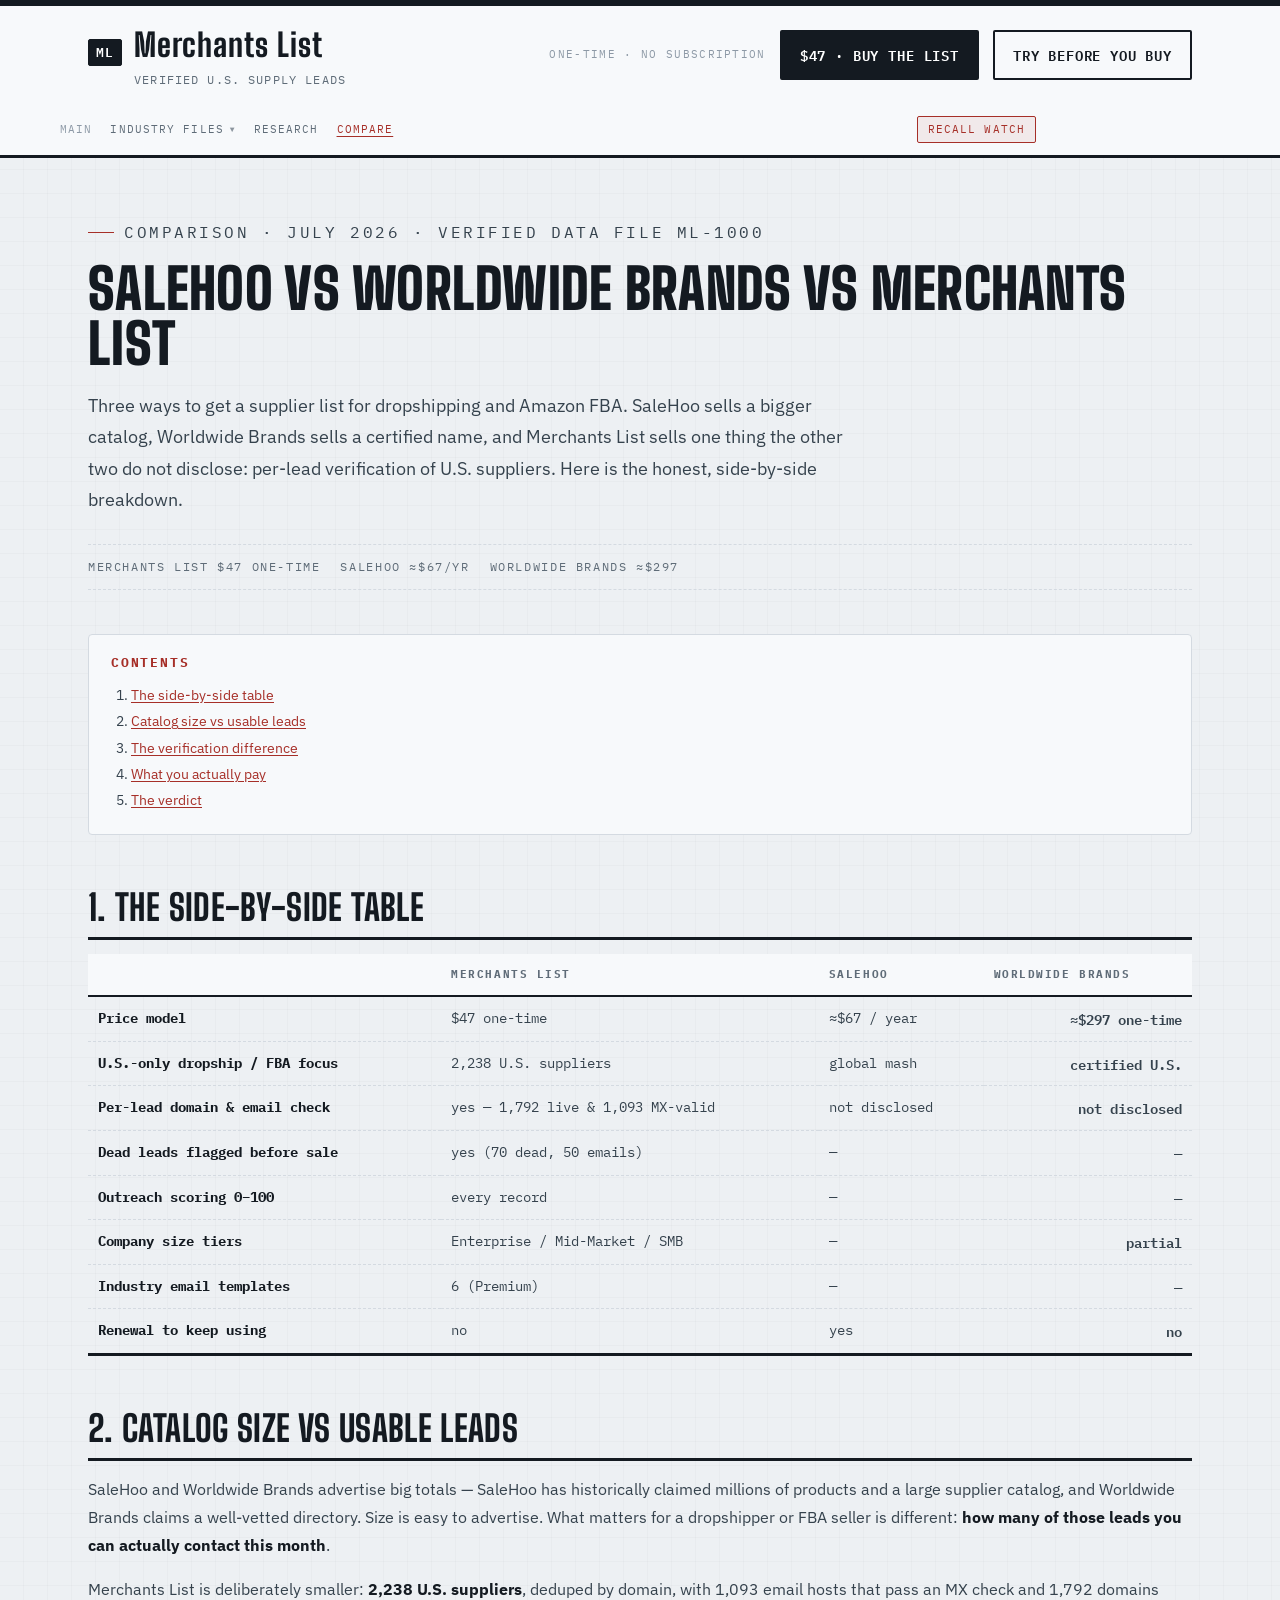
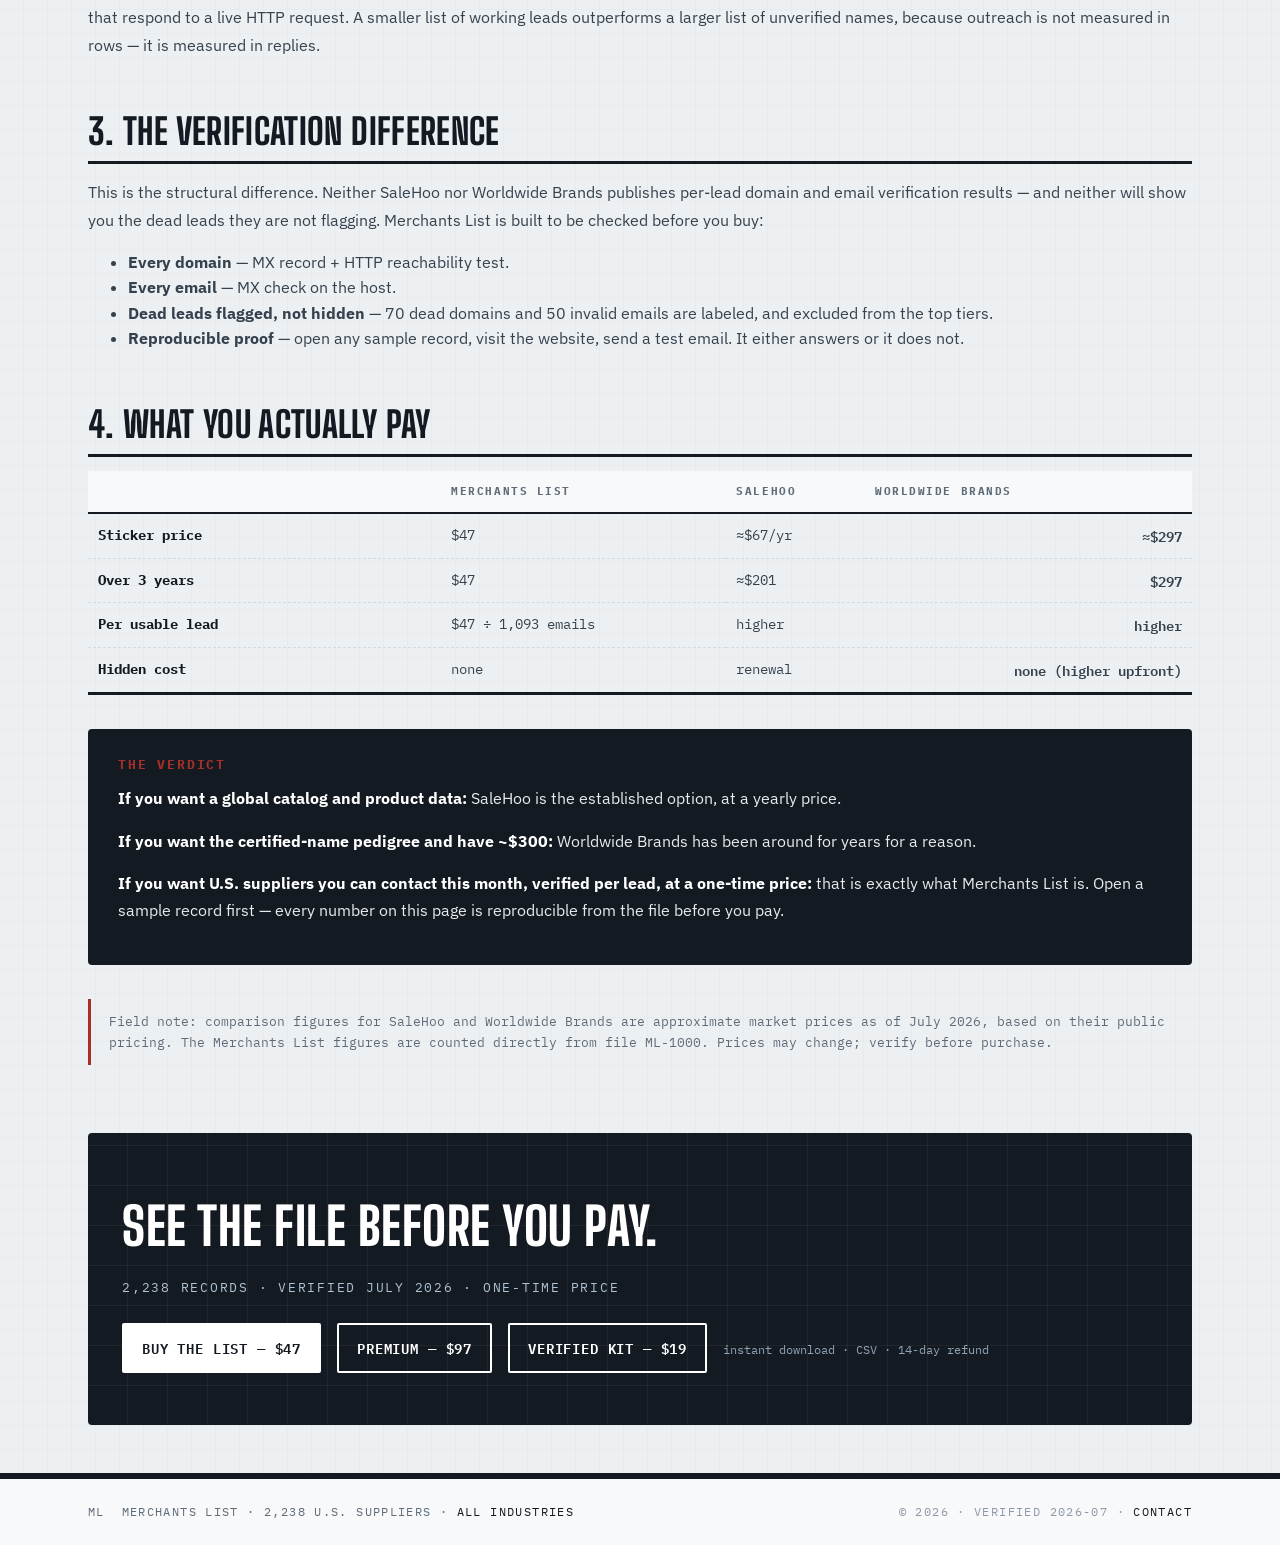
<file: compare.html>
<!DOCTYPE html>
<html lang="en">
<head>
<meta charset="utf-8">
<meta name="viewport" content="width=device-width, initial-scale=1">
<!-- Google tag (gtag.js) -->
<script async src="https://www.googletagmanager.com/gtag/js?id=G-BKWKCKYXVS"></script>
<script>
  window.dataLayer = window.dataLayer || [];
  function gtag(){dataLayer.push(arguments);}
  gtag('js', new Date());

  gtag('config', 'G-BKWKCKYXVS');
  </script>
<script src="/assets/analytics.js" defer></script>
<script>if(!location.pathname.endsWith("/")&&!location.pathname.endsWith(".html"))history.replaceState(null,"",location.pathname+"/")</script>
<title>SaleHoo vs Worldwide Brands vs Merchants List — US Supplier Databases Compared</title>
<meta name="description" content="SaleHoo vs Worldwide Brands vs Merchants List compared: price model, US-only dropshipping/FBA focus, per-lead domain and email verification, dead lead flagging, outreach scoring, and what you actually pay.">
<meta name="robots" content="index, follow, max-image-preview:large, max-snippet:-1, max-video-preview:-1">
<meta name="keywords" content="SaleHoo vs Worldwide Brands, supplier directory comparison, SaleHoo alternative, Worldwide Brands alternative, verified US suppliers">
<link rel="canonical" href="https://merchants.ai2eo.com/compare.html">
<meta property="og:type" content="article">
<meta property="og:site_name" content="Merchants List">
<meta property="og:title" content="SaleHoo vs Worldwide Brands vs Merchants List — US Supplier Databases Compared">
<meta property="og:description" content="Side-by-side comparison of the three ways to get a dropshipping/FBA supplier list: price, catalog size, verification, and what you actually pay.">
<meta property="og:url" content="https://merchants.ai2eo.com/compare.html">
<meta property="og:image" content="https://merchants.ai2eo.com/assets/tablo.png">
<meta property="og:locale" content="en_US">
<meta name="twitter:card" content="summary_large_image">
<meta name="twitter:title" content="SaleHoo vs Worldwide Brands vs Merchants List">
<meta name="twitter:description" content="Three ways to get a dropshipping/FBA supplier list, compared honestly: price, verification, and usable leads.">
<meta name="twitter:image" content="https://merchants.ai2eo.com/assets/tablo.png">
<link rel="preconnect" href="https://fonts.googleapis.com">
<link rel="preconnect" href="https://fonts.gstatic.com" crossorigin>
<link href="https://fonts.googleapis.com/css2?family=Big+Shoulders+Display:wght@600;700;800;900&family=IBM+Plex+Mono:wght@400;500;600&family=IBM+Plex+Sans:wght@400;500;600;700&display=swap" rel="stylesheet">
<link rel="stylesheet" href="/assets/merchants.css">
<link rel="icon" type="image/svg+xml" href="/assets/favicon.svg">
<style>
  .cmp{padding:60px 0 20px}
  .cmp .kicker{display:flex;align-items:center;gap:10px}
  .cmp h1{font-family:var(--font-display);font-weight:900;font-size:clamp(32px,5vw,56px);line-height:.98;letter-spacing:.005em;margin:0 0 18px;color:var(--carbon);text-transform:uppercase}
  .cmp .lede{font-size:18px;color:var(--ink);max-width:70ch;margin:0 0 28px}
  .cmp .meta{font-family:var(--font-mono);font-size:11.5px;letter-spacing:.14em;text-transform:uppercase;color:var(--slate);border-top:1px dashed var(--rule);border-bottom:1px dashed var(--rule);padding:12px 0;margin-bottom:44px;display:flex;gap:20px;flex-wrap:wrap}
  .cmp h2{font-family:var(--font-display);font-weight:800;font-size:clamp(24px,3.4vw,36px);text-transform:uppercase;letter-spacing:.01em;color:var(--carbon);margin:54px 0 14px;line-height:1.05;border-bottom:3px solid var(--carbon);padding-bottom:10px}
  .cmp h3{font-family:var(--font-mono);font-size:13px;letter-spacing:.14em;text-transform:uppercase;color:var(--stamp);margin:30px 0 8px}
  .cmp p{font-size:16px;line-height:1.75;color:var(--ink);margin:0 0 16px}
  .cmp p b{color:var(--carbon)}
  .cmp a{color:var(--stamp);text-decoration-color:var(--stamp);text-underline-offset:2px}
  .cmp .tablewrap{overflow-x:auto}
  .cmp table.ledger{min-width:640px}
  .cmp table.ledger th{background:var(--panel)}
  .cmp table.ledger th:first-child{width:32%}
  .cmp .verdict{background:var(--carbon);color:#fff;border-radius:var(--r-card);padding:26px 30px;margin:34px 0}
  .cmp .verdict h3{margin:0 0 10px}
  .cmp .verdict p{color:#E7EBEE;font-size:15.5px;line-height:1.7}
  .cmp .verdict p b{color:#fff}
  .cmp .note{font-family:var(--font-mono);font-size:12.5px;color:var(--slate);border-left:3px solid var(--stamp);padding:12px 18px;margin:22px 0 0;line-height:1.7}
  .cmp .toc{border:1px solid var(--rule);border-radius:var(--r-card);padding:18px 22px;margin:30px 0 40px;background:var(--panel)}
  .cmp .toc h3{margin:0 0 10px}
  .cmp .toc ol{margin:0;padding-left:20px}
  .cmp .toc li{margin-bottom:4px;font-size:14px}
</style>
</head>
<body id="top">
<a class="skip" href="#main">Skip to content</a>

<header class="masthead">
  <div class="masthead-inner">
    <div class="brand">
      <a class="brand-link" href="/index.html" aria-label="Merchants List home"><span class="mark" aria-hidden="true">ML</span>
      <div>
        <h1>Merchants List</h1>
        <p class="tagline">Verified U.S. supply leads</p>
      </div></a>
    </div>
    <div class="masthead-cta">
      <span class="masthead-meta">One-time · no subscription</span>
      <a class="btn btn-primary" href="https://tachyon80.gumroad.com/l/atvkft" aria-label="Buy the full list for 47 dollars">$47 · Buy the list</a>
      <a class="btn btn-ghost" href="#" onclick="return openTryModal()">Try before you buy</a>
    </div>
  </div>
  <div class="wrap seo-nav" aria-label="Site navigation">
    <div class="nav-ctl">
      <a class="nav-label" href="/index.html">Main</a>
      <div class="drop" id="nav-drop">
        <button type="button" class="drop-toggle" aria-haspopup="true" aria-expanded="false" id="nav-industries">Industry files <span class="arrow">▼</span></button>
        <nav class="drop-menu" aria-label="Industry files">
          <a href="/retail-suppliers.html">Retail &amp; E-commerce</a>
          <a href="/wholesale-suppliers.html">Wholesale &amp; Distribution</a>
          <a href="/food-beverage-suppliers.html">Food &amp; Beverage</a>
          <a href="/beauty-cosmetics-suppliers.html">Beauty &amp; Cosmetics</a>
          <a href="/sports-outdoor-suppliers.html">Sports &amp; Outdoor</a>
          <a href="/electronics-tech-suppliers.html">Electronics &amp; Tech</a>
          <a href="/apparel-fashion-suppliers.html">Apparel &amp; Fashion</a>
          <a href="/pet-suppliers.html">Pet Products</a>
        </nav>
      </div>
      <a href="/blog.html">Research</a>
      <a class="cur" href="/compare.html">Compare</a>
    </div>
    <a class="nav-recall" href="/recall-watch.html">Recall Watch</a>
  </div>
</header>

<main id="main">

  <div class="wrap">
    <div class="cmp">

      <p class="kicker">Comparison · July 2026 · verified data file ML-1000</p>
      <h1>SaleHoo vs Worldwide Brands vs Merchants List</h1>
      <p class="lede">Three ways to get a supplier list for dropshipping and Amazon FBA. SaleHoo sells a bigger catalog, Worldwide Brands sells a certified name, and Merchants List sells one thing the other two do not disclose: per-lead verification of U.S. suppliers. Here is the honest, side-by-side breakdown.</p>
      <p class="meta"><span>Merchants List $47 one-time</span><span>SaleHoo ≈$67/yr</span><span>Worldwide Brands ≈$297</span></p>

      <nav class="toc" aria-label="Table of contents">
        <h3>Contents</h3>
        <ol>
          <li><a href="#table">The side-by-side table</a></li>
          <li><a href="#catalog">Catalog size vs usable leads</a></li>
          <li><a href="#verification">The verification difference</a></li>
          <li><a href="#price">What you actually pay</a></li>
          <li><a href="#verdict">The verdict</a></li>
        </ol>
      </nav>

      <h2 id="table">1. The side-by-side table</h2>

      <div class="tablewrap">
        <table class="ledger">
          <thead>
            <tr><th></th><th>Merchants List</th><th>SaleHoo</th><th>Worldwide Brands</th></tr>
          </thead>
          <tbody>
            <tr><td><b>Price model</b></td><td class="mar">$47 one-time</td><td>≈$67 / year</td><td>≈$297 one-time</td></tr>
            <tr><td><b>U.S.-only dropship / FBA focus</b></td><td class="mar">2,238 U.S. suppliers</td><td class="nope">global mash</td><td class="mar">certified U.S.</td></tr>
            <tr><td><b>Per-lead domain &amp; email check</b></td><td class="mar">yes — 1,792 live &amp; 1,093 MX-valid</td><td class="nope">not disclosed</td><td class="nope">not disclosed</td></tr>
            <tr><td><b>Dead leads flagged before sale</b></td><td class="mar">yes (70 dead, 50 emails)</td><td class="nope">—</td><td class="nope">—</td></tr>
            <tr><td><b>Outreach scoring 0–100</b></td><td class="mar">every record</td><td class="nope">—</td><td class="nope">—</td></tr>
            <tr><td><b>Company size tiers</b></td><td class="mar">Enterprise / Mid-Market / SMB</td><td class="nope">—</td><td>partial</td></tr>
            <tr><td><b>Industry email templates</b></td><td class="mar">6 (Premium)</td><td>—</td><td>—</td></tr>
            <tr><td><b>Renewal to keep using</b></td><td class="mar">no</td><td>yes</td><td class="mar">no</td></tr>
          </tbody>
        </table>
      </div>

      <h2 id="catalog">2. Catalog size vs usable leads</h2>
      <p>SaleHoo and Worldwide Brands advertise big totals — SaleHoo has historically claimed millions of products and a large supplier catalog, and Worldwide Brands claims a well-vetted directory. Size is easy to advertise. What matters for a dropshipper or FBA seller is different: <b>how many of those leads you can actually contact this month</b>.</p>
      <p>Merchants List is deliberately smaller: <b>2,238 U.S. suppliers</b>, deduped by domain, with 1,093 email hosts that pass an MX check and 1,792 domains that respond to a live HTTP request. A smaller list of working leads outperforms a larger list of unverified names, because outreach is not measured in rows — it is measured in replies.</p>

      <h2 id="verification">3. The verification difference</h2>
      <p>This is the structural difference. Neither SaleHoo nor Worldwide Brands publishes per-lead domain and email verification results — and neither will show you the dead leads they are not flagging. Merchants List is built to be checked before you buy:</p>
      <ul>
        <li><b>Every domain</b> — MX record + HTTP reachability test.</li>
        <li><b>Every email</b> — MX check on the host.</li>
        <li><b>Dead leads flagged, not hidden</b> — 70 dead domains and 50 invalid emails are labeled, and excluded from the top tiers.</li>
        <li><b>Reproducible proof</b> — open any sample record, visit the website, send a test email. It either answers or it does not.</li>
      </ul>

      <h2 id="price">4. What you actually pay</h2>
      <div class="tablewrap">
        <table class="ledger">
          <thead><tr><th></th><th>Merchants List</th><th>SaleHoo</th><th>Worldwide Brands</th></tr></thead>
          <tbody>
            <tr><td><b>Sticker price</b></td><td class="mar">$47</td><td>≈$67/yr</td><td>≈$297</td></tr>
            <tr><td><b>Over 3 years</b></td><td class="mar">$47</td><td>≈$201</td><td class="mar">$297</td></tr>
            <tr><td><b>Per usable lead</b></td><td class="mar">$47 ÷ 1,093 emails</td><td>higher</td><td>higher</td></tr>
            <tr><td><b>Hidden cost</b></td><td class="mar">none</td><td>renewal</td><td class="mar">none (higher upfront)</td></tr>
          </tbody>
        </table>
      </div>

      <div class="verdict" id="verdict">
        <h3>The verdict</h3>
        <p><b>If you want a global catalog and product data:</b> SaleHoo is the established option, at a yearly price.</p>
        <p><b>If you want the certified-name pedigree and have ~$300:</b> Worldwide Brands has been around for years for a reason.</p>
        <p><b>If you want U.S. suppliers you can contact this month, verified per lead, at a one-time price:</b> that is exactly what Merchants List is. Open a sample record first — every number on this page is reproducible from the file before you pay.</p>
      </div>

      <p class="note">Field note: comparison figures for SaleHoo and Worldwide Brands are approximate market prices as of July 2026, based on their public pricing. The Merchants List figures are counted directly from file ML-1000. Prices may change; verify before purchase.</p>

    </div>
  </div>

  <section class="wrap" aria-labelledby="final-h">
    <div class="final rv">
      <h3 id="final-h">See the file before you pay.</h3>
      <p class="sub">2,238 records · verified July 2026 · one-time price</p>
      <div class="final-cta">
        <a class="btn btn-primary" href="https://tachyon80.gumroad.com/l/atvkft" aria-label="Buy the main list for 47 dollars on Gumroad"><span class="mono">Buy the list — $47</span></a>
        <a class="btn" href="https://tachyon80.gumroad.com/l/xmrkpc" aria-label="Buy Premium for 97 dollars on Gumroad">Premium — $97</a>
        <a class="btn" href="https://tachyon80.gumroad.com/l/afkbcm" aria-label="Buy the verified list for 19 dollars on Gumroad">Verified Kit — $19</a>
        <span class="fine">instant download · CSV · 14-day refund</span>
      </div>
    </div>
  </section>

</main>

<footer>
  <div class="wrap">
    <span class="l"><span class="mark">ML</span>&nbsp; Merchants List · 2,238 U.S. suppliers · <a href="/index.html">all industries</a></span>
    <span class="r">© 2026 · verified 2026-07 · <a href="mailto:info@ai2eo.com">contact</a></span>
  </div>
</footer>

<div id="lightbox" class="lightbox" aria-hidden="true">
  <button type="button" id="lb-close" class="lb-close" aria-label="Close image">✕</button>
  <figure>
    <img id="lb-img" alt="">
    <figcaption id="lb-cap"></figcaption>
  </figure>
</div>

</div>

<div id="try-modal" class="try-modal" aria-hidden="true">
  <div class="try-backdrop" data-close></div>
  <div class="try-dialog" role="dialog" aria-modal="true" aria-labelledby="try-title">
    <button type="button" class="try-close" data-close aria-label="Close">✕</button>
    <p class="try-kicker">Free sample · no charge</p>
    <h3 id="try-title">Try before you buy</h3>
    <p class="try-sub">Enter your email and get 26 verified U.S. supplier leads — 2 from each of 13 industries. Emails masked, every domain live, every lead real.</p>
    <form id="try-form" action="https://formspree.io/f/xdenbzpa" method="POST" novalidate>
      <label class="try-label" for="try-email">Email address</label>
      <input class="try-input" type="email" id="try-email" name="email" placeholder="you@example.com" required>
      <div class="try-error" role="alert" hidden>Enter a valid email address.</div>
      <button type="submit" class="btn btn-primary try-submit">Get the sample</button>
      <p class="try-fine">26 leads · CSV · no spam</p>
    </form>
    <div class="try-success" hidden>
      <p class="try-success-title">Check your inbox.</p>
      <p class="try-success-sub">Your sample is downloading. We also emailed you a copy.</p>
    </div>
  </div>


<script>
(function(){
  "use strict";
  var reduce = window.matchMedia && window.matchMedia("(prefers-reduced-motion: reduce)").matches;
  /* Try before you buy modal */
  var tryModal = document.getElementById("try-modal");
  var tryForm = document.getElementById("try-form");
  var tryEmail = document.getElementById("try-email");
  var tryError = document.querySelector(".try-error");
  var trySuccess = document.querySelector(".try-success");

  window.openTryModal = function(){
    if (!tryModal) return false;
    tryModal.classList.add("open");
    document.body.classList.add("try-open");
    tryModal.setAttribute("aria-hidden", "false");
    if (tryEmail) setTimeout(function(){ tryEmail.focus(); }, 60);
    return false;
  };
  window.closeTryModal = function(){
    if (!tryModal) return;
    tryModal.classList.remove("open");
    document.body.classList.remove("try-open");
    tryModal.setAttribute("aria-hidden", "true");
  };
  if (tryModal){
    tryModal.querySelectorAll("[data-close]").forEach(function(el){
      el.addEventListener("click", closeTryModal);
    });
  }
  if (tryForm){
    tryForm.addEventListener("submit", function(e){
      e.preventDefault();
      var val = tryEmail ? tryEmail.value.trim() : "";
      if (!val || val.indexOf("@") < 1){
        if (tryError) tryError.hidden = false;
        return;
      }
      if (tryError) tryError.hidden = true;
      fetch(tryForm.getAttribute("action"), {
        method: "POST",
        body: new FormData(tryForm),
        headers: { "Accept": "application/json" }
      }).then(function(){
        window.location.href = "/sample.csv";
        tryForm.style.display = "none";
        if (trySuccess) trySuccess.hidden = false;
      }).catch(function(){
        window.location.href = "/sample.csv";
        tryForm.style.display = "none";
        if (trySuccess) trySuccess.hidden = false;
      });
    });
  }

  var drops = document.querySelectorAll(".drop");
  drops.forEach(function(d){
    var toggle = d.querySelector(".drop-toggle");
    if (!toggle) return;
    toggle.addEventListener("click", function(e){
      e.preventDefault();
      e.stopPropagation();
      var open = d.classList.toggle("open");
      toggle.setAttribute("aria-expanded", open ? "true" : "false");
    });
  });
  document.addEventListener("click", function(e){
    if (!e.target.closest(".drop")){
      drops.forEach(function(d){
        d.classList.remove("open");
        var t = d.querySelector(".drop-toggle");
        if (t) t.setAttribute("aria-expanded", "false");
      });
    }
  });
  document.addEventListener("keydown", function(e){
    if (e.key === "Escape"){
      drops.forEach(function(d){
        d.classList.remove("open");
        var t = d.querySelector(".drop-toggle");
        if (t) t.setAttribute("aria-expanded", "false");
      });
    }
  });

  var reveals = document.querySelectorAll(".rv");
  if (reveals.length && !reduce && "IntersectionObserver" in window){
    var rv = new IntersectionObserver(function(entries){
      entries.forEach(function(e){
        if (e.isIntersecting){ e.target.classList.add("in"); rv.unobserve(e.target); }
      });
    }, {threshold: .12, rootMargin: "0px 0px -8% 0px"});
    reveals.forEach(function(el){ rv.observe(el); });
  } else {
    reveals.forEach(function(el){ el.classList.add("in"); });
  }
})();
</script>

</body>
</html>
</file>
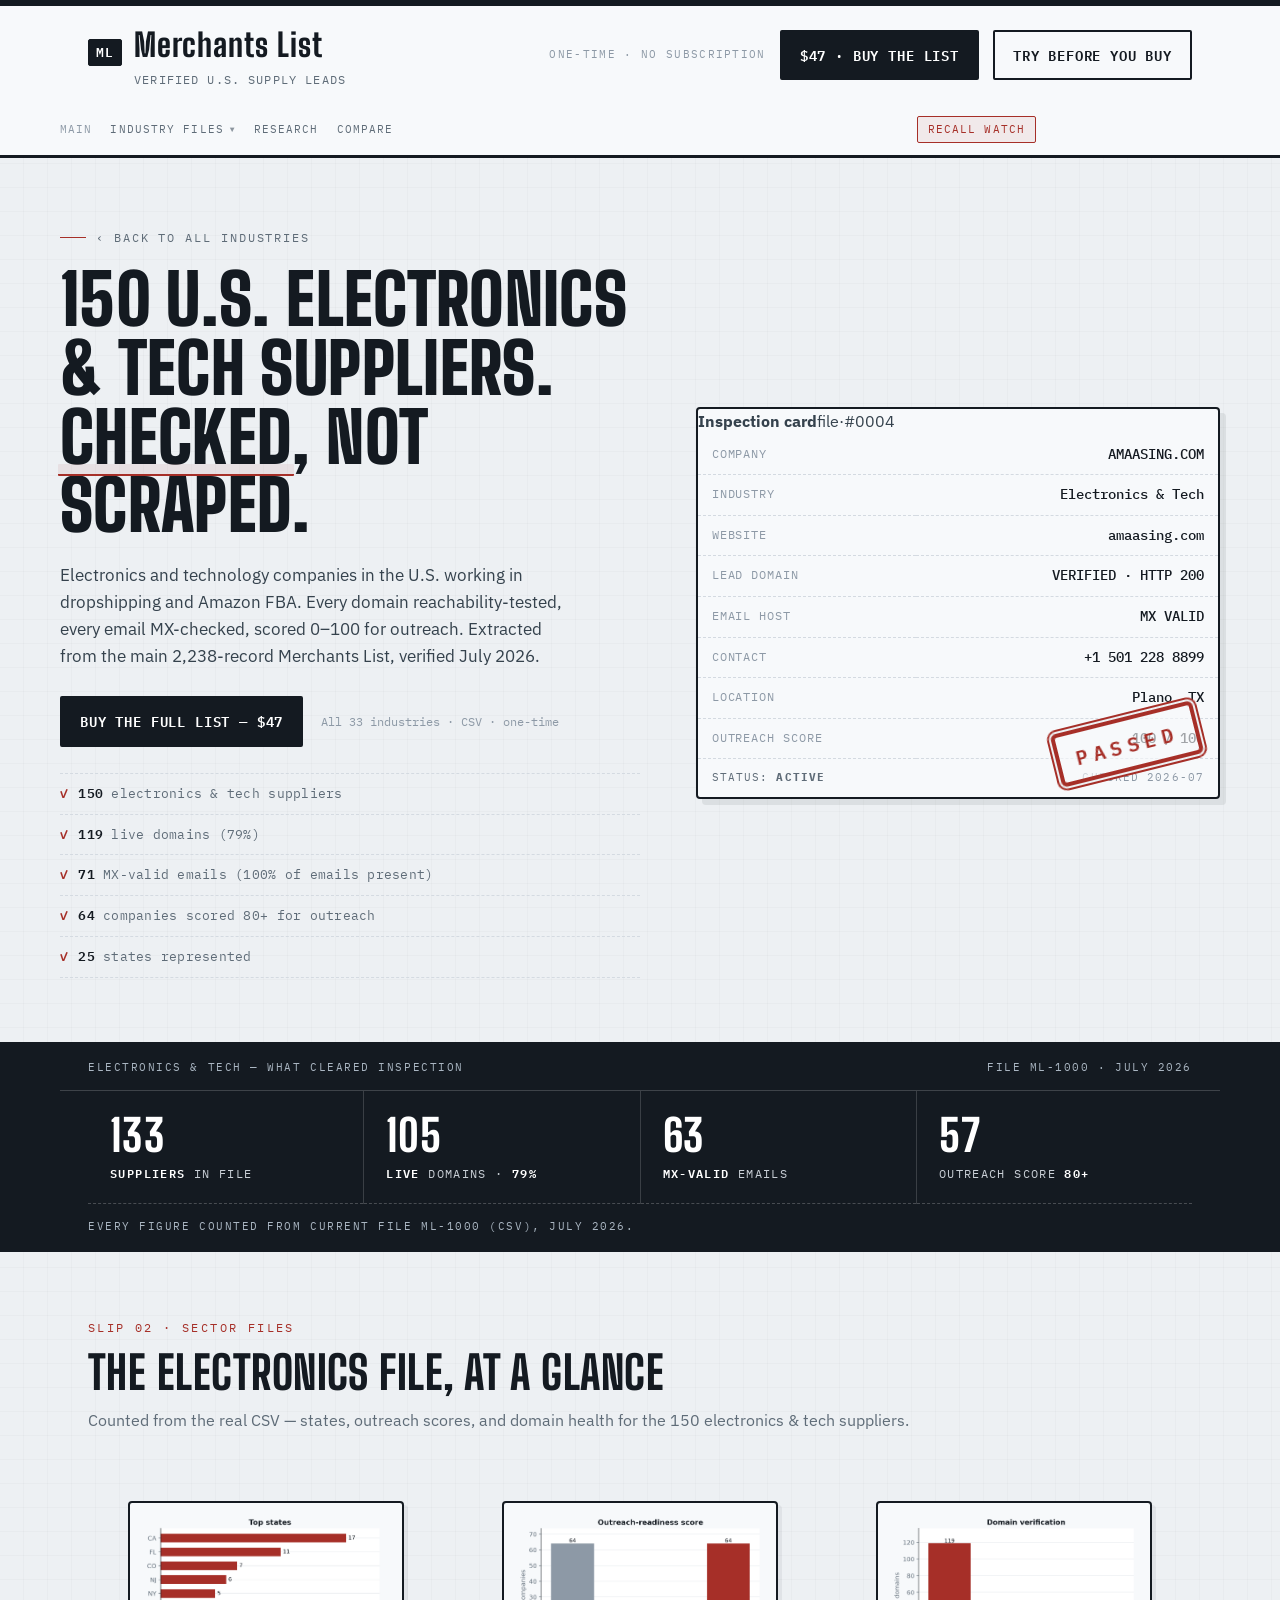
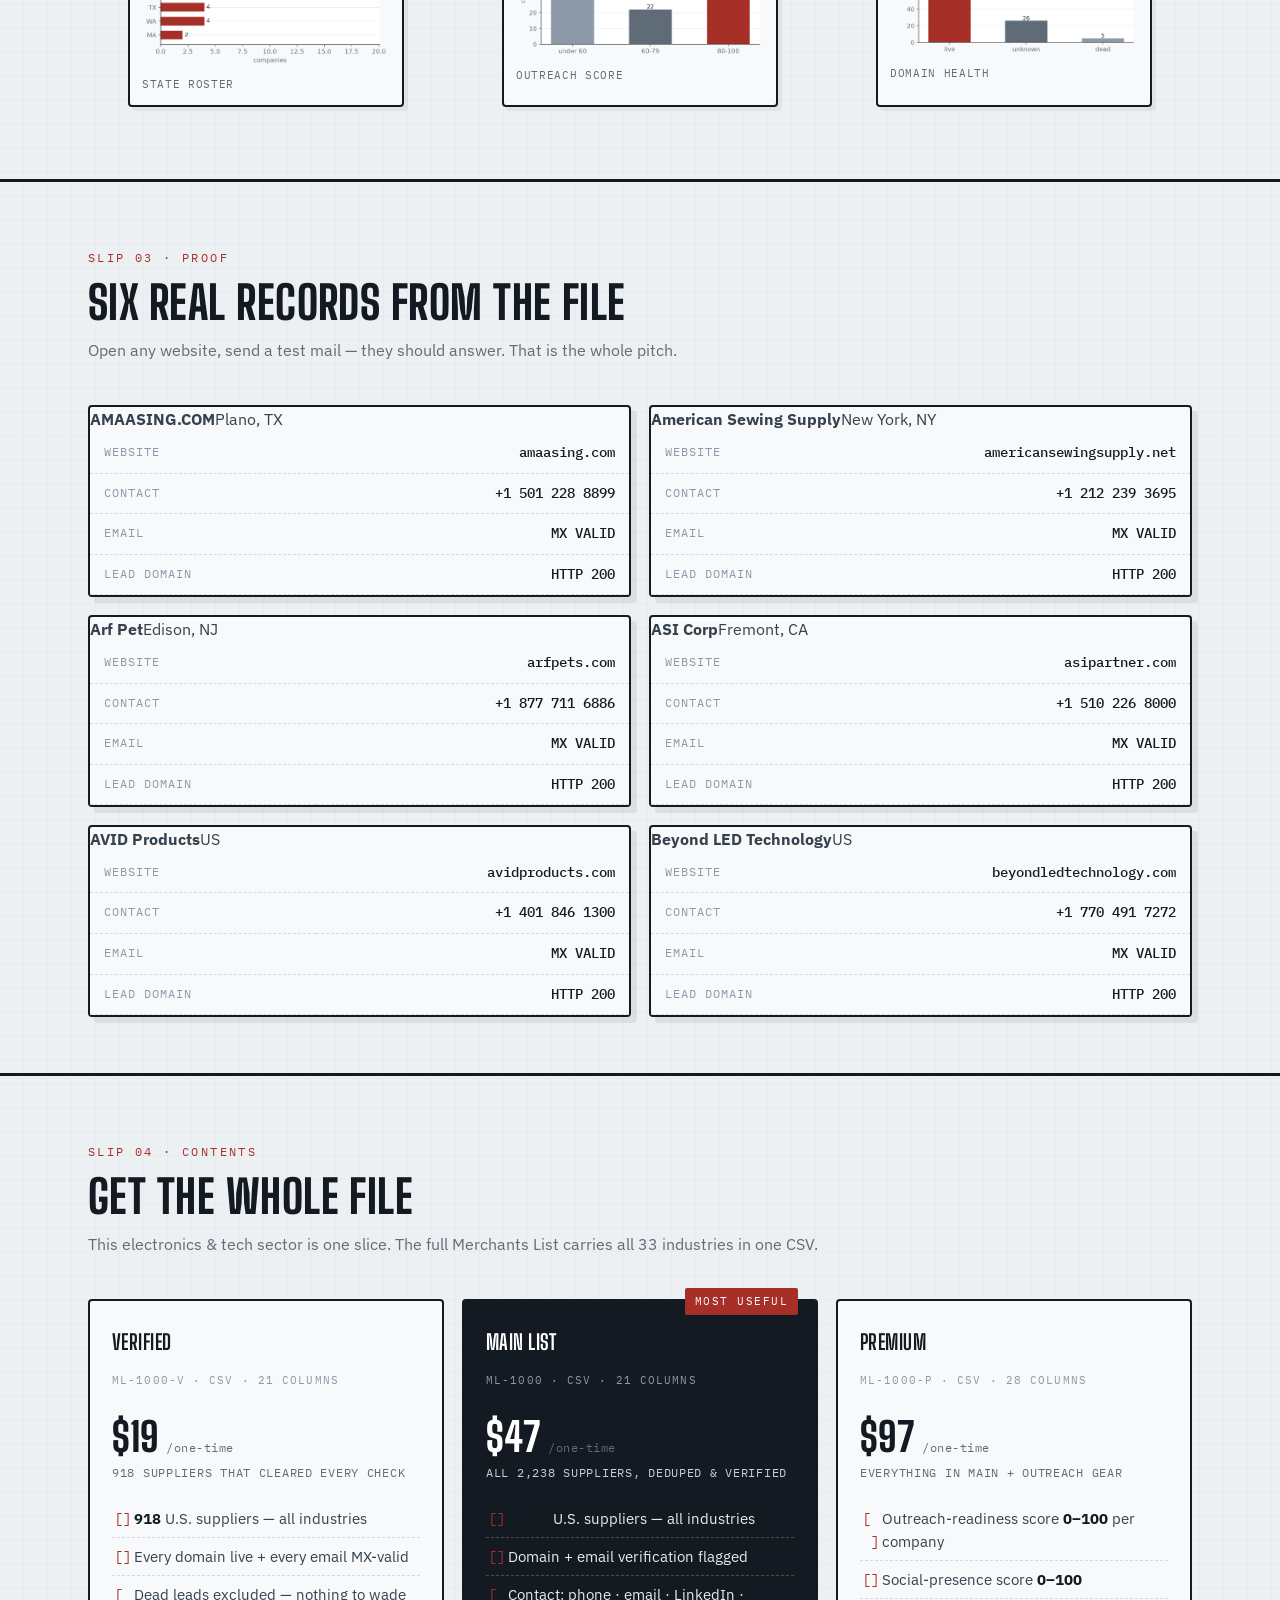
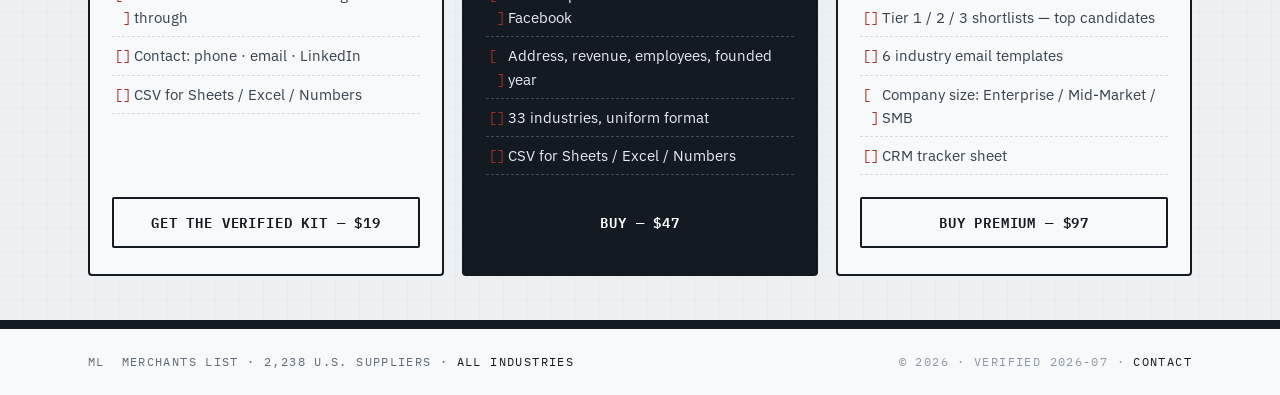
<file: electronics-tech-suppliers.html>
<!DOCTYPE html>
<html lang="en">
<head>
<meta charset="utf-8">
<meta name="viewport" content="width=device-width, initial-scale=1">
<!-- Google tag (gtag.js) -->
<script async src="https://www.googletagmanager.com/gtag/js?id=G-BKWKCKYXVS"></script>
<script>
  window.dataLayer = window.dataLayer || [];
  function gtag(){dataLayer.push(arguments);}
  gtag('js', new Date());

  gtag('config', 'G-BKWKCKYXVS');
  </script>
<script src="/assets/analytics.js" defer></script>
<script>if(!location.pathname.endsWith("/")&&!location.pathname.endsWith(".html"))history.replaceState(null,"",location.pathname+"/")</script>
<title>150 U.S. Electronics &amp; Tech Suppliers — Verified List | Merchants List</title>
<meta name="description" content="150 U.S.-based electronics & tech suppliers for dropshipping and Amazon FBA: 119 live domains, 71 MX-valid emails, 64 companies scored 80+ for outreach. Real records, verified July 2026.">
<meta name="robots" content="index, follow, max-image-preview:large, max-snippet:-1, max-video-preview:-1">
<meta name="keywords" content="US electronics suppliers, tech wholesale suppliers, electronics dropshipping, gadget wholesale suppliers, verified US suppliers">
<link rel="canonical" href="https://merchants.ai2eo.com/electronics-tech-suppliers.html">
<meta property="og:type" content="article">
<meta property="og:site_name" content="Merchants List">
<meta property="og:title" content="150 U.S. Electronics &amp; Tech Suppliers — Verified List">
<meta property="og:description" content="150 U.S.-based electronics & tech suppliers for dropshipping and Amazon FBA: live domains, MX-valid emails, outreach scores. Verified July 2026.">
<meta property="og:url" content="https://merchants.ai2eo.com/electronics-tech-suppliers.html">
<meta property="og:image" content="https://merchants.ai2eo.com/assets/tablo.png">
<meta property="og:locale" content="en_US">
<meta name="twitter:card" content="summary_large_image">
<meta name="twitter:title" content="150 U.S. Electronics &amp; Tech Suppliers — Verified List">
<meta name="twitter:description" content="150 verified U.S. electronics & tech suppliers for dropshipping and Amazon FBA. Live domains, valid emails, outreach scores.">
<meta name="twitter:image" content="https://merchants.ai2eo.com/assets/tablo.png">
<link rel="preconnect" href="https://fonts.googleapis.com">
<link rel="preconnect" href="https://fonts.gstatic.com" crossorigin>
<link href="https://fonts.googleapis.com/css2?family=Big+Shoulders+Display:wght@600;700;800;900&family=IBM+Plex+Mono:wght@400;500;600&family=IBM+Plex+Sans:wght@400;500;600;700&display=swap" rel="stylesheet">
<link rel="stylesheet" href="/assets/merchants.css">
<link rel="icon" type="image/svg+xml" href="/assets/favicon.svg">
<style>
  .charts{display:grid;grid-template-columns:repeat(3,1fr);gap:18px;padding:10px 0 56px}
  .chart{background:var(--panel);border:2px solid var(--carbon);border-radius:var(--r-card);padding:12px;box-shadow:4px 4px 0 rgba(20,26,33,.06)}
  .chart img{width:100%;height:auto;display:block}
  .sample-grid{display:grid;grid-template-columns:repeat(2,1fr);gap:18px;padding-bottom:56px}
  @media (max-width:960px){
    .charts{grid-template-columns:1fr}
    .sample-grid{grid-template-columns:1fr}
  }
</style>
</head>
<body id="top">
<a class="skip" href="#main">Skip to content</a>

<header class="masthead">
  <div class="masthead-inner">
    <div class="brand">
      <a class="brand-link" href="/index.html" aria-label="Merchants List home"><span class="mark" aria-hidden="true">ML</span>
      <div>
        <h1>Merchants List</h1>
        <p class="tagline">Verified U.S. supply leads</p>
      </div></a>
    </div>
    <div class="masthead-cta">
      <span class="masthead-meta">One-time · no subscription</span>
      <a class="btn btn-primary" href="https://tachyon80.gumroad.com/l/atvkft" aria-label="Buy the full list for 47 dollars">$47 · Buy the list</a>
      <a class="btn btn-ghost" href="#" onclick="return openTryModal()">Try before you buy</a>
    </div>
  </div>
  <div class="wrap seo-nav" aria-label="Site navigation">
    <div class="nav-ctl">
      <a class="nav-label" href="/index.html">Main</a>
      <div class="drop" id="nav-drop">
        <button type="button" class="drop-toggle" aria-haspopup="true" aria-expanded="false" id="nav-industries">Industry files <span class="arrow">▼</span></button>
        <nav class="drop-menu" aria-label="Industry files">
          <a href="/retail-suppliers.html">Retail &amp; E-commerce</a>
          <a href="/wholesale-suppliers.html">Wholesale &amp; Distribution</a>
          <a href="/food-beverage-suppliers.html">Food &amp; Beverage</a>
          <a href="/beauty-cosmetics-suppliers.html">Beauty &amp; Cosmetics</a>
          <a href="/sports-outdoor-suppliers.html">Sports &amp; Outdoor</a>
          <a class="cur" href="/electronics-tech-suppliers.html">Electronics &amp; Tech</a>
          <a href="/apparel-fashion-suppliers.html">Apparel &amp; Fashion</a>
          <a href="/pet-suppliers.html">Pet Products</a>
        </nav>
      </div>
      <a href="/blog.html">Research</a>
      <a href="/compare.html">Compare</a>
    </div>
    <a class="nav-recall" href="/recall-watch.html">Recall Watch</a>
  </div>
</header>

<main id="main">

  <section class="hero" aria-labelledby="hero-h">
    <div class="wrap hero-grid">
      <div>
        <p class="kicker"><a href="/index.html" class="mono" style="text-decoration:none;color:inherit">‹ back to all industries</a></p>
        <h2 id="hero-h">150 U.S. electronics &amp; tech suppliers.<br><span class="stamp-underline">Checked</span>, not scraped.</h2>
        <p class="lede">Electronics and technology companies in the U.S. working in dropshipping and Amazon FBA. Every domain reachability-tested, every email MX-checked, scored 0–100 for outreach. Extracted from the main 2,238-record Merchants List, verified July 2026.</p>

        <div class="cta-row">
          <a class="btn btn-primary" href="https://tachyon80.gumroad.com/l/atvkft" aria-label="Buy the full list for 47 dollars on Gumroad">Buy the full list — $47</a>
          <span class="cta-note mono">All 33 industries · CSV · one-time</span>
        </div>

        <ul class="prelist" aria-label="Electronics & Tech sector verification">
          <li><span class="ck">✓</span><span><b>150</b> electronics &amp; tech suppliers</span></li>
          <li><span class="ck">✓</span><span><b>119</b> live domains (79%)</span></li>
          <li><span class="ck">✓</span><span><b>71</b> MX-valid emails (100% of emails present)</span></li>
          <li><span class="ck">✓</span><span><b>64</b> companies scored 80+ for outreach</span></li>
          <li><span class="ck">✓</span><span><b>25</b> states represented</span></li>
        </ul>
      </div>

      <div class="inspection rv" role="img" aria-label="Sample of a verified electronics &amp; tech supplier record">
        <div class="cap"><b>Inspection card</b><span>file·#0004</span></div>
        <table>
          <tr><td class="k">Company</td><td class="v">AMAASING.COM</td></tr>
          <tr><td class="k">Industry</td><td class="v">Electronics &amp; Tech</td></tr>
          <tr><td class="k">Website</td><td class="v">amaasing.com</td></tr>
          <tr><td class="k">Lead domain</td><td class="v ok">VERIFIED · HTTP 200</td></tr>
          <tr><td class="k">Email host</td><td class="v ok">MX VALID</td></tr>
          <tr><td class="k">Contact</td><td class="v">+1 501 228 8899</td></tr>
          <tr><td class="k">Location</td><td class="v">Plano, TX</td></tr>
          <tr><td class="k">Outreach score</td><td class="v">100 / 100</td></tr>
        </table>
        <div class="foot"><span>Status: <b class="ok">Active</b></span><time>checked 2026-07</time></div>
        <div class="stamp" aria-hidden="true">Passed</div>
      </div>
    </div>
  </section>

  <section class="tally" aria-labelledby="tally-h">
    <div class="ticker-hd wrap">
      <span id="tally-h">Electronics &amp; Tech — what cleared inspection</span>
      <span>file ML-1000 · July 2026</span>
    </div>
    <div class="wrap">
      <div class="strip rv">
        <div class="ticket"><div class="n"><span class="c" data-n="150">150</span></div><div class="l"><b>suppliers</b> in file</div></div>
        <div class="ticket"><div class="n"><span class="c" data-n="119">119</span></div><div class="l"><b>live</b> domains · <b>79%</b></div></div>
        <div class="ticket"><div class="n"><span class="c" data-n="71">71</span></div><div class="l"><b class="t">mx-valid</b> emails</div></div>
        <div class="ticket"><div class="n"><span class="c" data-n="64">64</span></div><div class="l">outreach score <b>80+</b></div></div>
      </div>
    </div>
    <div class="tally-foot wrap">Every figure counted from current file ML-1000 (CSV), July 2026.</div>
  </section>

  <section class="block" aria-labelledby="charts-h">
    <div class="wrap">
      <div class="sechd">
        <p class="no">Slip 02 · Sector files</p>
        <h3 id="charts-h">the electronics file, at a glance</h3>
        <p class="sub">Counted from the real CSV — states, outreach scores, and domain health for the 150 electronics &amp; tech suppliers.</p>
      </div>
      <div class="charts rv">
        <figure class="chart"><img class="lb" src="/assets/electronics_states.png" alt="Electronics and technology suppliers: California 17, Florida 11, Colorado 7, New Jersey 6"><figcaption class="mono" style="font-size:11px;color:var(--slate);margin-top:8px;letter-spacing:.06em">STATE ROSTER</figcaption></figure>
        <figure class="chart"><img class="lb" src="/assets/electronics_outreach.png" alt="Outreach-readiness score distribution: 64 companies score 80 to 100, 22 score 60 to 79, 64 under 60."><figcaption class="mono" style="font-size:11px;color:var(--slate);margin-top:8px;letter-spacing:.06em">OUTREACH SCORE</figcaption></figure>
        <figure class="chart"><img class="lb" src="/assets/electronics_domains.png" alt="Electronics and technology suppliers: 119 live domains, 26 unknown, 5 dead."><figcaption class="mono" style="font-size:11px;color:var(--slate);margin-top:8px;letter-spacing:.06em">DOMAIN HEALTH</figcaption></figure>
      </div>
    </div>
  </section>

  <section class="block" aria-labelledby="sample-h">
    <div class="wrap">
      <div class="sechd">
        <p class="no">Slip 03 · Proof</p>
        <h3 id="sample-h">Six real records from the file</h3>
        <p class="sub">Open any website, send a test mail — they should answer. That is the whole pitch.</p>
      </div>
      <div class="sample-grid rv">
        <div class="inspection" role="img" aria-label="Verified supplier record">
          <div class="cap"><b>AMAASING.COM</b><span>Plano, TX</span></div>
          <table>
            <tr><td class="k">Website</td><td class="v">amaasing.com</td></tr>
            <tr><td class="k">Contact</td><td class="v">+1 501 228 8899</td></tr>
            <tr><td class="k">Email</td><td class="v ok">MX VALID</td></tr>
            <tr><td class="k">Lead domain</td><td class="v ok">HTTP 200</td></tr>
          </table>
        </div>
        <div class="inspection" role="img" aria-label="Verified supplier record">
          <div class="cap"><b>American Sewing Supply</b><span>New York, NY</span></div>
          <table>
            <tr><td class="k">Website</td><td class="v">americansewingsupply.net</td></tr>
            <tr><td class="k">Contact</td><td class="v">+1 212 239 3695</td></tr>
            <tr><td class="k">Email</td><td class="v ok">MX VALID</td></tr>
            <tr><td class="k">Lead domain</td><td class="v ok">HTTP 200</td></tr>
          </table>
        </div>
        <div class="inspection" role="img" aria-label="Verified supplier record">
          <div class="cap"><b>Arf Pet</b><span>Edison, NJ</span></div>
          <table>
            <tr><td class="k">Website</td><td class="v">arfpets.com</td></tr>
            <tr><td class="k">Contact</td><td class="v">+1 877 711 6886</td></tr>
            <tr><td class="k">Email</td><td class="v ok">MX VALID</td></tr>
            <tr><td class="k">Lead domain</td><td class="v ok">HTTP 200</td></tr>
          </table>
        </div>
        <div class="inspection" role="img" aria-label="Verified supplier record">
          <div class="cap"><b>ASI Corp</b><span>Fremont, CA</span></div>
          <table>
            <tr><td class="k">Website</td><td class="v">asipartner.com</td></tr>
            <tr><td class="k">Contact</td><td class="v">+1 510 226 8000</td></tr>
            <tr><td class="k">Email</td><td class="v ok">MX VALID</td></tr>
            <tr><td class="k">Lead domain</td><td class="v ok">HTTP 200</td></tr>
          </table>
        </div>
        <div class="inspection" role="img" aria-label="Verified supplier record">
          <div class="cap"><b>AVID Products</b><span>US</span></div>
          <table>
            <tr><td class="k">Website</td><td class="v">avidproducts.com</td></tr>
            <tr><td class="k">Contact</td><td class="v">+1 401 846 1300</td></tr>
            <tr><td class="k">Email</td><td class="v ok">MX VALID</td></tr>
            <tr><td class="k">Lead domain</td><td class="v ok">HTTP 200</td></tr>
          </table>
        </div>
        <div class="inspection" role="img" aria-label="Verified supplier record">
          <div class="cap"><b>Beyond LED Technology</b><span>US</span></div>
          <table>
            <tr><td class="k">Website</td><td class="v">beyondledtechnology.com</td></tr>
            <tr><td class="k">Contact</td><td class="v">+1 770 491 7272</td></tr>
            <tr><td class="k">Email</td><td class="v ok">MX VALID</td></tr>
            <tr><td class="k">Lead domain</td><td class="v ok">HTTP 200</td></tr>
          </table>
        </div>
      </div>
    </div>
  </section>

  <section class="block" aria-labelledby="price-h">
    <div class="wrap">
      <div class="sechd">
        <p class="no">Slip 04 · Contents</p>
        <h3 id="price-h">Get the whole file</h3>
        <p class="sub">This electronics &amp; tech sector is one slice. The full Merchants List carries all 33 industries in one CSV.</p>
      </div>
      <div class="tiers rv">
        <div class="tier">
          <h4>Verified</h4>
          <p class="tbl-meta">ML-1000-V · CSV · 21 columns</p>
          <div class="price">$19<small> /one-time</small></div>
          <p class="listing">918 suppliers that cleared every check</p>
          <ul>
            <li><b>918</b> U.S. suppliers — all industries</li>
            <li>Every domain live + every email MX-valid</li>
            <li>Dead leads excluded — nothing to wade through</li>
            <li>Contact: phone · email · LinkedIn</li>
            <li>CSV for Sheets / Excel / Numbers</li>
          </ul>
          <a class="btn" href="https://tachyon80.gumroad.com/l/afkbcm" aria-label="Buy the verified list for 19 dollars">Get the Verified Kit — $19</a>
        </div>
        <div class="tier lead">
          <div class="ribbon">Most useful</div>
          <h4>Main list</h4>
          <p class="tbl-meta">ML-1000 · CSV · 21 columns</p>
          <div class="price">$47<small> /one-time</small></div>
          <p class="listing">All 2,238 suppliers, deduped &amp; verified</p>
          <ul>
            <li><b>2,238</b> U.S. suppliers — all industries</li>
            <li>Domain + email verification flagged</li>
            <li>Contact: phone · email · LinkedIn · Facebook</li>
            <li>Address, revenue, employees, founded year</li>
            <li>33 industries, uniform format</li>
            <li>CSV for Sheets / Excel / Numbers</li>
          </ul>
          <a class="btn btn-primary" href="https://tachyon80.gumroad.com/l/atvkft" aria-label="Buy the main list for 47 dollars">Buy — $47</a>
        </div>
        <div class="tier">
          <h4>Premium</h4>
          <p class="tbl-meta">ML-1000-P · CSV · 28 columns</p>
          <div class="price">$97<small> /one-time</small></div>
          <p class="listing">Everything in Main + outreach gear</p>
          <ul>
            <li>Outreach-readiness score <b>0–100</b> per company</li>
            <li>Social-presence score <b>0–100</b></li>
            <li>Tier 1 / 2 / 3 shortlists — top candidates</li>
            <li>6 industry email templates</li>
            <li>Company size: Enterprise / Mid-Market / SMB</li>
            <li>CRM tracker sheet</li>
          </ul>
          <a class="btn" href="https://tachyon80.gumroad.com/l/xmrkpc" aria-label="Buy Premium for 97 dollars">Buy Premium — $97</a>
        </div>
      </div>
    </div>
  </section>

</main>

<footer>
  <div class="wrap">
    <span class="l"><span class="mark">ML</span>&nbsp; Merchants List · 2,238 U.S. suppliers · <a href="/index.html">all industries</a></span>
    <span class="r">© 2026 · verified 2026-07 · <a href="mailto:info@ai2eo.com">contact</a></span>
  </div>
</footer>

<div id="lightbox" class="lightbox" aria-hidden="true">
  <button type="button" id="lb-close" class="lb-close" aria-label="Close image">✕</button>
  <figure>
    <img id="lb-img" alt="">
    <figcaption id="lb-cap"></figcaption>
  </figure>
</div>

</div>

<div id="try-modal" class="try-modal" aria-hidden="true">
  <div class="try-backdrop" data-close></div>
  <div class="try-dialog" role="dialog" aria-modal="true" aria-labelledby="try-title">
    <button type="button" class="try-close" data-close aria-label="Close">✕</button>
    <p class="try-kicker">Free sample · no charge</p>
    <h3 id="try-title">Try before you buy</h3>
    <p class="try-sub">Enter your email and get 26 verified U.S. supplier leads — 2 from each of 13 industries. Emails masked, every domain live, every lead real.</p>
    <form id="try-form" action="https://formspree.io/f/xdenbzpa" method="POST" novalidate>
      <label class="try-label" for="try-email">Email address</label>
      <input class="try-input" type="email" id="try-email" name="email" placeholder="you@example.com" required>
      <div class="try-error" role="alert" hidden>Enter a valid email address.</div>
      <button type="submit" class="btn btn-primary try-submit">Get the sample</button>
      <p class="try-fine">26 leads · CSV · no spam</p>
    </form>
    <div class="try-success" hidden>
      <p class="try-success-title">Check your inbox.</p>
      <p class="try-success-sub">Your sample is downloading. We also emailed you a copy.</p>
    </div>
  </div>


<script>
(function(){
  "use strict";
  var reduce = window.matchMedia && window.matchMedia("(prefers-reduced-motion: reduce)").matches;
  /* Try before you buy modal */
  var tryModal = document.getElementById("try-modal");
  var tryForm = document.getElementById("try-form");
  var tryEmail = document.getElementById("try-email");
  var tryError = document.querySelector(".try-error");
  var trySuccess = document.querySelector(".try-success");

  window.openTryModal = function(){
    if (!tryModal) return false;
    tryModal.classList.add("open");
    document.body.classList.add("try-open");
    tryModal.setAttribute("aria-hidden", "false");
    if (tryEmail) setTimeout(function(){ tryEmail.focus(); }, 60);
    return false;
  };
  window.closeTryModal = function(){
    if (!tryModal) return;
    tryModal.classList.remove("open");
    document.body.classList.remove("try-open");
    tryModal.setAttribute("aria-hidden", "true");
  };
  if (tryModal){
    tryModal.querySelectorAll("[data-close]").forEach(function(el){
      el.addEventListener("click", closeTryModal);
    });
  }
  if (tryForm){
    tryForm.addEventListener("submit", function(e){
      e.preventDefault();
      var val = tryEmail ? tryEmail.value.trim() : "";
      if (!val || val.indexOf("@") < 1){
        if (tryError) tryError.hidden = false;
        return;
      }
      if (tryError) tryError.hidden = true;
      fetch(tryForm.getAttribute("action"), {
        method: "POST",
        body: new FormData(tryForm),
        headers: { "Accept": "application/json" }
      }).then(function(){
        window.location.href = "/sample.csv";
        tryForm.style.display = "none";
        if (trySuccess) trySuccess.hidden = false;
      }).catch(function(){
        window.location.href = "/sample.csv";
        tryForm.style.display = "none";
        if (trySuccess) trySuccess.hidden = false;
      });
    });
  }

  var drops = document.querySelectorAll(".drop");
  drops.forEach(function(d){
    var toggle = d.querySelector(".drop-toggle");
    if (!toggle) return;
    toggle.addEventListener("click", function(e){
      e.preventDefault();
      e.stopPropagation();
      var open = d.classList.toggle("open");
      toggle.setAttribute("aria-expanded", open ? "true" : "false");
    });
  });
  document.addEventListener("click", function(e){
    if (!e.target.closest(".drop")){
      drops.forEach(function(d){
        d.classList.remove("open");
        var t = d.querySelector(".drop-toggle");
        if (t) t.setAttribute("aria-expanded", "false");
      });
    }
  });
  document.addEventListener("keydown", function(e){
    if (e.key === "Escape"){
      drops.forEach(function(d){
        d.classList.remove("open");
        var t = d.querySelector(".drop-toggle");
        if (t) t.setAttribute("aria-expanded", "false");
      });
    }
  });
  var counters = document.querySelectorAll(".ticket .c");
  if (counters.length && !reduce) {
    var fmt = new Intl.NumberFormat("en-US");
    function run(el){
      var target = parseInt(el.getAttribute("data-n"), 10);
      var dur = 1100, t0 = null;
      function frame(ts){
        if (!t0) t0 = ts;
        var p = Math.min(1, (ts - t0) / dur);
        var eased = 1 - Math.pow(1 - p, 3);
        el.textContent = fmt.format(Math.round(target * eased));
        if (p < 1) requestAnimationFrame(frame);
      }
      requestAnimationFrame(frame);
    }
    var io = new IntersectionObserver(function(entries){
      entries.forEach(function(e){
        if (e.isIntersecting){ run(e.target); io.unobserve(e.target); }
      });
    }, {threshold: .4});
    counters.forEach(function(c){ io.observe(c); });
  }
  var reveals = document.querySelectorAll(".rv");
  if (reveals.length && !reduce && "IntersectionObserver" in window){
    var rv = new IntersectionObserver(function(entries){
      entries.forEach(function(e){
        if (e.isIntersecting){ e.target.classList.add("in"); rv.unobserve(e.target); }
      });
    }, {threshold: .12, rootMargin: "0px 0px -8% 0px"});
    reveals.forEach(function(el){ rv.observe(el); });
  } else {
    reveals.forEach(function(el){ el.classList.add("in"); });
  }

  /* Lightbox for chart images */
  var lb = document.getElementById("lightbox");
  var lbImg = document.getElementById("lb-img");
  var lbCap = document.getElementById("lb-cap");
  function openLb(src, cap){
    if (!lb) return;
    lbImg.src = src;
    if (lbCap){ lbCap.textContent = cap || ""; }
    lb.classList.add("open");
    document.body.classList.add("lb-open");
  }
  function closeLb(){
    if (!lb) return;
    lb.classList.remove("open");
    document.body.classList.remove("lb-open");
    lbImg.src = "";
  }
  document.querySelectorAll("figure img.lb").forEach(function(img){
    img.addEventListener("click", function(){
      openLb(img.currentSrc || img.src, img.alt);
    });
  });
  if (lb){
    lb.addEventListener("click", function(e){
      if (e.target === lb || e.target === lbImg) closeLb();
    });
    document.getElementById("lb-close").addEventListener("click", closeLb);
    document.addEventListener("keydown", function(e){
      if (e.key === "Escape") closeLb();
    });
  }
})();
</script>

</body>
</html>
</file>
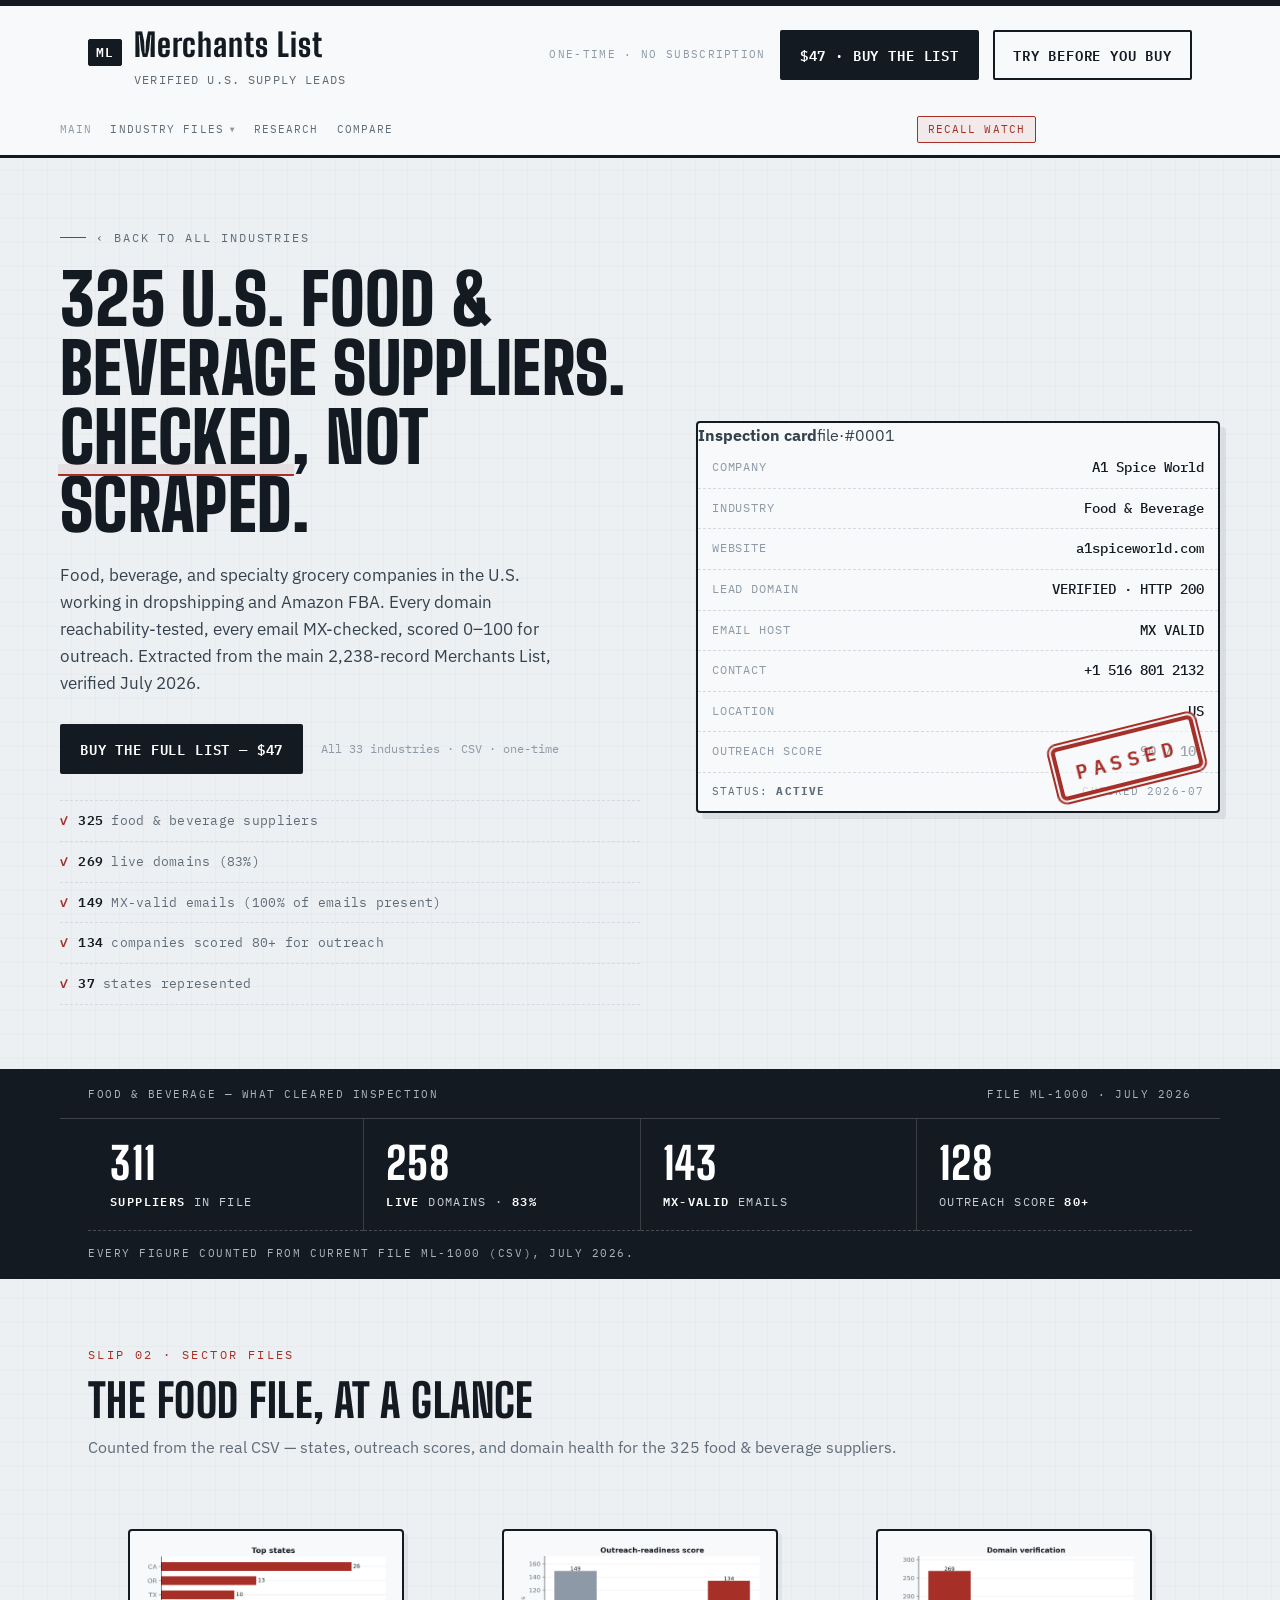
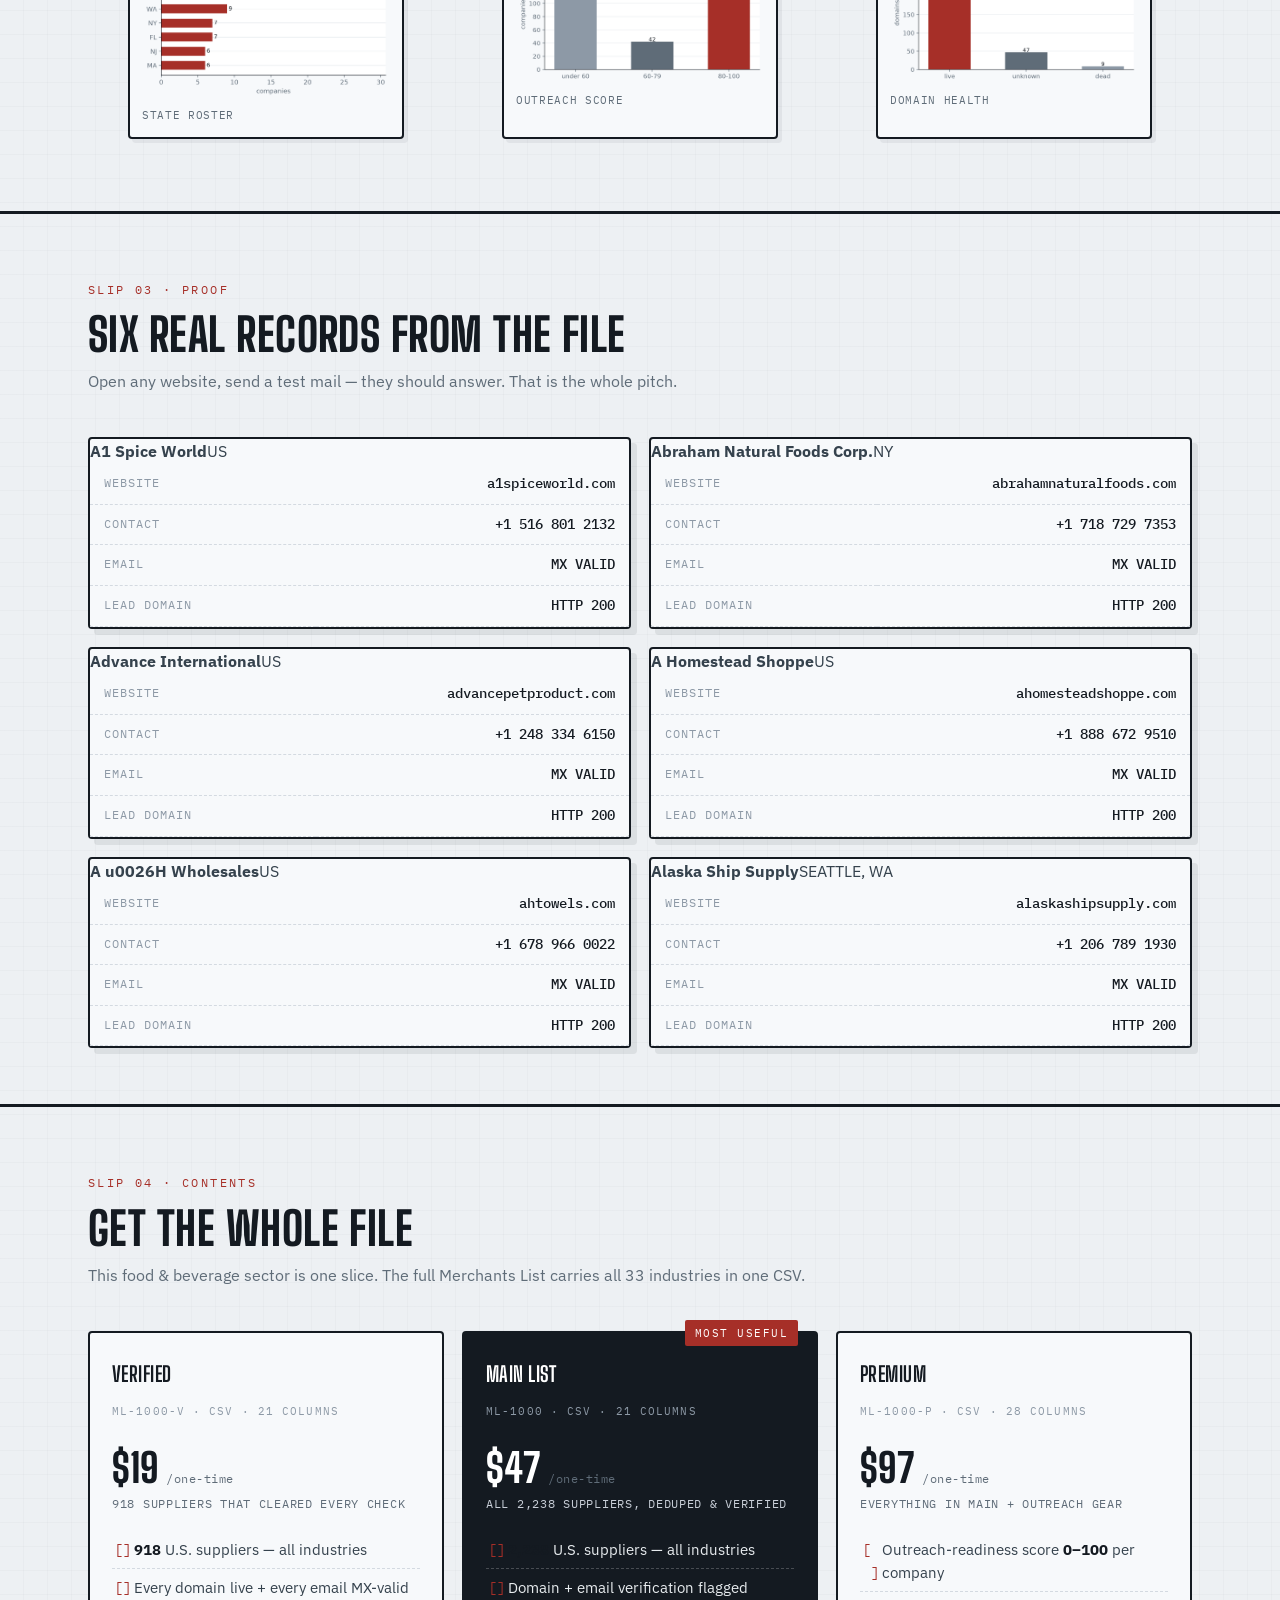
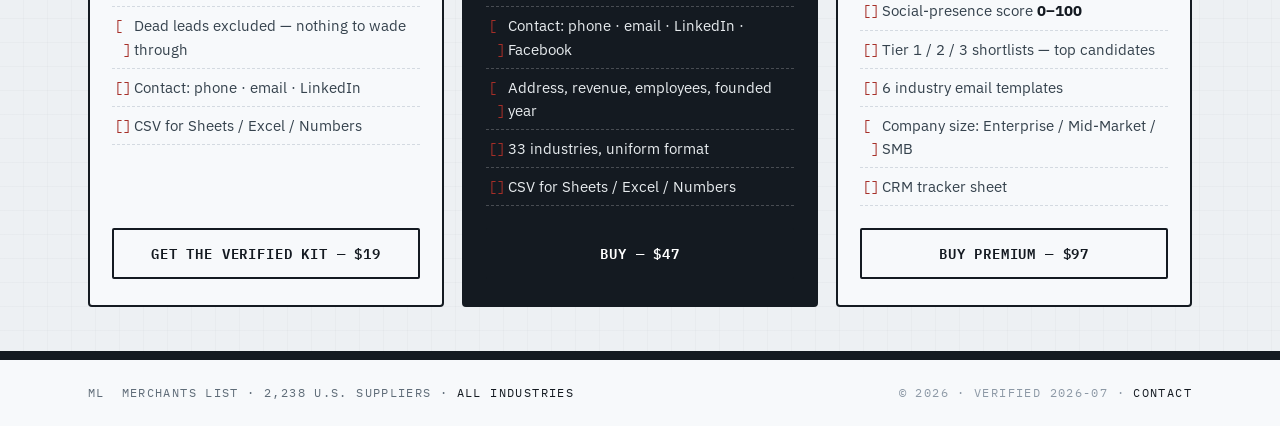
<file: food-beverage-suppliers.html>
<!DOCTYPE html>
<html lang="en">
<head>
<meta charset="utf-8">
<meta name="viewport" content="width=device-width, initial-scale=1">
<!-- Google tag (gtag.js) -->
<script async src="https://www.googletagmanager.com/gtag/js?id=G-BKWKCKYXVS"></script>
<script>
  window.dataLayer = window.dataLayer || [];
  function gtag(){dataLayer.push(arguments);}
  gtag('js', new Date());

  gtag('config', 'G-BKWKCKYXVS');
  </script>
<script src="/assets/analytics.js" defer></script>
<script>if(!location.pathname.endsWith("/")&&!location.pathname.endsWith(".html"))history.replaceState(null,"",location.pathname+"/")</script>
<title>325 U.S. Food &amp; Beverage Suppliers — Verified List | Merchants List</title>
<meta name="description" content="325 U.S.-based food & beverage suppliers for dropshipping and Amazon FBA: 269 live domains, 149 MX-valid emails, 134 companies scored 80+ for outreach. Real records, verified July 2026.">
<meta name="robots" content="index, follow, max-image-preview:large, max-snippet:-1, max-video-preview:-1">
<meta name="keywords" content="US food suppliers, beverage wholesale suppliers, food dropshipping suppliers, specialty food suppliers, verified US suppliers">
<link rel="canonical" href="https://merchants.ai2eo.com/food-beverage-suppliers.html">
<meta property="og:type" content="article">
<meta property="og:site_name" content="Merchants List">
<meta property="og:title" content="325 U.S. Food &amp; Beverage Suppliers — Verified List">
<meta property="og:description" content="325 U.S.-based food & beverage suppliers for dropshipping and Amazon FBA: live domains, MX-valid emails, outreach scores. Verified July 2026.">
<meta property="og:url" content="https://merchants.ai2eo.com/food-beverage-suppliers.html">
<meta property="og:image" content="https://merchants.ai2eo.com/assets/tablo.png">
<meta property="og:locale" content="en_US">
<meta name="twitter:card" content="summary_large_image">
<meta name="twitter:title" content="325 U.S. Food &amp; Beverage Suppliers — Verified List">
<meta name="twitter:description" content="325 verified U.S. food & beverage suppliers for dropshipping and Amazon FBA. Live domains, valid emails, outreach scores.">
<meta name="twitter:image" content="https://merchants.ai2eo.com/assets/tablo.png">
<link rel="preconnect" href="https://fonts.googleapis.com">
<link rel="preconnect" href="https://fonts.gstatic.com" crossorigin>
<link href="https://fonts.googleapis.com/css2?family=Big+Shoulders+Display:wght@600;700;800;900&family=IBM+Plex+Mono:wght@400;500;600&family=IBM+Plex+Sans:wght@400;500;600;700&display=swap" rel="stylesheet">
<link rel="stylesheet" href="/assets/merchants.css">
<link rel="icon" type="image/svg+xml" href="/assets/favicon.svg">
<style>
  .charts{display:grid;grid-template-columns:repeat(3,1fr);gap:18px;padding:10px 0 56px}
  .chart{background:var(--panel);border:2px solid var(--carbon);border-radius:var(--r-card);padding:12px;box-shadow:4px 4px 0 rgba(20,26,33,.06)}
  .chart img{width:100%;height:auto;display:block}
  .sample-grid{display:grid;grid-template-columns:repeat(2,1fr);gap:18px;padding-bottom:56px}
  @media (max-width:960px){
    .charts{grid-template-columns:1fr}
    .sample-grid{grid-template-columns:1fr}
  }
</style>
</head>
<body id="top">
<a class="skip" href="#main">Skip to content</a>

<header class="masthead">
  <div class="masthead-inner">
    <div class="brand">
      <a class="brand-link" href="/index.html" aria-label="Merchants List home"><span class="mark" aria-hidden="true">ML</span>
      <div>
        <h1>Merchants List</h1>
        <p class="tagline">Verified U.S. supply leads</p>
      </div></a>
    </div>
    <div class="masthead-cta">
      <span class="masthead-meta">One-time · no subscription</span>
      <a class="btn btn-primary" href="https://tachyon80.gumroad.com/l/atvkft" aria-label="Buy the full list for 47 dollars">$47 · Buy the list</a>
      <a class="btn btn-ghost" href="#" onclick="return openTryModal()">Try before you buy</a>
    </div>
  </div>
  <div class="wrap seo-nav" aria-label="Site navigation">
    <div class="nav-ctl">
      <a class="nav-label" href="/index.html">Main</a>
      <div class="drop" id="nav-drop">
        <button type="button" class="drop-toggle" aria-haspopup="true" aria-expanded="false" id="nav-industries">Industry files <span class="arrow">▼</span></button>
        <nav class="drop-menu" aria-label="Industry files">
          <a href="/retail-suppliers.html">Retail &amp; E-commerce</a>
          <a href="/wholesale-suppliers.html">Wholesale &amp; Distribution</a>
          <a class="cur" href="/food-beverage-suppliers.html">Food &amp; Beverage</a>
          <a href="/beauty-cosmetics-suppliers.html">Beauty &amp; Cosmetics</a>
          <a href="/sports-outdoor-suppliers.html">Sports &amp; Outdoor</a>
          <a href="/electronics-tech-suppliers.html">Electronics &amp; Tech</a>
          <a href="/apparel-fashion-suppliers.html">Apparel &amp; Fashion</a>
          <a href="/pet-suppliers.html">Pet Products</a>
        </nav>
      </div>
      <a href="/blog.html">Research</a>
      <a href="/compare.html">Compare</a>
    </div>
    <a class="nav-recall" href="/recall-watch.html">Recall Watch</a>
  </div>
</header>

<main id="main">

  <section class="hero" aria-labelledby="hero-h">
    <div class="wrap hero-grid">
      <div>
        <p class="kicker"><a href="/index.html" class="mono" style="text-decoration:none;color:inherit">‹ back to all industries</a></p>
        <h2 id="hero-h">325 U.S. food &amp; beverage suppliers.<br><span class="stamp-underline">Checked</span>, not scraped.</h2>
        <p class="lede">Food, beverage, and specialty grocery companies in the U.S. working in dropshipping and Amazon FBA. Every domain reachability-tested, every email MX-checked, scored 0–100 for outreach. Extracted from the main 2,238-record Merchants List, verified July 2026.</p>

        <div class="cta-row">
          <a class="btn btn-primary" href="https://tachyon80.gumroad.com/l/atvkft" aria-label="Buy the full list for 47 dollars on Gumroad">Buy the full list — $47</a>
          <span class="cta-note mono">All 33 industries · CSV · one-time</span>
        </div>

        <ul class="prelist" aria-label="Food & Beverage sector verification">
          <li><span class="ck">✓</span><span><b>325</b> food &amp; beverage suppliers</span></li>
          <li><span class="ck">✓</span><span><b>269</b> live domains (83%)</span></li>
          <li><span class="ck">✓</span><span><b>149</b> MX-valid emails (100% of emails present)</span></li>
          <li><span class="ck">✓</span><span><b>134</b> companies scored 80+ for outreach</span></li>
          <li><span class="ck">✓</span><span><b>37</b> states represented</span></li>
        </ul>
      </div>

      <div class="inspection rv" role="img" aria-label="Sample of a verified food &amp; beverage supplier record">
        <div class="cap"><b>Inspection card</b><span>file·#0001</span></div>
        <table>
          <tr><td class="k">Company</td><td class="v">A1 Spice World</td></tr>
          <tr><td class="k">Industry</td><td class="v">Food &amp; Beverage</td></tr>
          <tr><td class="k">Website</td><td class="v">a1spiceworld.com</td></tr>
          <tr><td class="k">Lead domain</td><td class="v ok">VERIFIED · HTTP 200</td></tr>
          <tr><td class="k">Email host</td><td class="v ok">MX VALID</td></tr>
          <tr><td class="k">Contact</td><td class="v">+1 516 801 2132</td></tr>
          <tr><td class="k">Location</td><td class="v">US</td></tr>
          <tr><td class="k">Outreach score</td><td class="v">90 / 100</td></tr>
        </table>
        <div class="foot"><span>Status: <b class="ok">Active</b></span><time>checked 2026-07</time></div>
        <div class="stamp" aria-hidden="true">Passed</div>
      </div>
    </div>
  </section>

  <section class="tally" aria-labelledby="tally-h">
    <div class="ticker-hd wrap">
      <span id="tally-h">Food &amp; Beverage — what cleared inspection</span>
      <span>file ML-1000 · July 2026</span>
    </div>
    <div class="wrap">
      <div class="strip rv">
        <div class="ticket"><div class="n"><span class="c" data-n="325">325</span></div><div class="l"><b>suppliers</b> in file</div></div>
        <div class="ticket"><div class="n"><span class="c" data-n="269">269</span></div><div class="l"><b>live</b> domains · <b>83%</b></div></div>
        <div class="ticket"><div class="n"><span class="c" data-n="149">149</span></div><div class="l"><b class="t">mx-valid</b> emails</div></div>
        <div class="ticket"><div class="n"><span class="c" data-n="134">134</span></div><div class="l">outreach score <b>80+</b></div></div>
      </div>
    </div>
    <div class="tally-foot wrap">Every figure counted from current file ML-1000 (CSV), July 2026.</div>
  </section>

  <section class="block" aria-labelledby="charts-h">
    <div class="wrap">
      <div class="sechd">
        <p class="no">Slip 02 · Sector files</p>
        <h3 id="charts-h">the food file, at a glance</h3>
        <p class="sub">Counted from the real CSV — states, outreach scores, and domain health for the 325 food &amp; beverage suppliers.</p>
      </div>
      <div class="charts rv">
        <figure class="chart"><img class="lb" src="/assets/food_states.png" alt="Food and beverage suppliers: California 26, Oregon 13, Texas 10, Washington 9"><figcaption class="mono" style="font-size:11px;color:var(--slate);margin-top:8px;letter-spacing:.06em">STATE ROSTER</figcaption></figure>
        <figure class="chart"><img class="lb" src="/assets/food_outreach.png" alt="Outreach-readiness score distribution: 134 companies score 80 to 100, 42 score 60 to 79, 149 under 60."><figcaption class="mono" style="font-size:11px;color:var(--slate);margin-top:8px;letter-spacing:.06em">OUTREACH SCORE</figcaption></figure>
        <figure class="chart"><img class="lb" src="/assets/food_domains.png" alt="Food and beverage suppliers: 269 live domains, 47 unknown, 9 dead."><figcaption class="mono" style="font-size:11px;color:var(--slate);margin-top:8px;letter-spacing:.06em">DOMAIN HEALTH</figcaption></figure>
      </div>
    </div>
  </section>

  <section class="block" aria-labelledby="sample-h">
    <div class="wrap">
      <div class="sechd">
        <p class="no">Slip 03 · Proof</p>
        <h3 id="sample-h">Six real records from the file</h3>
        <p class="sub">Open any website, send a test mail — they should answer. That is the whole pitch.</p>
      </div>
      <div class="sample-grid rv">
        <div class="inspection" role="img" aria-label="Verified supplier record">
          <div class="cap"><b>A1 Spice World</b><span>US</span></div>
          <table>
            <tr><td class="k">Website</td><td class="v">a1spiceworld.com</td></tr>
            <tr><td class="k">Contact</td><td class="v">+1 516 801 2132</td></tr>
            <tr><td class="k">Email</td><td class="v ok">MX VALID</td></tr>
            <tr><td class="k">Lead domain</td><td class="v ok">HTTP 200</td></tr>
          </table>
        </div>
        <div class="inspection" role="img" aria-label="Verified supplier record">
          <div class="cap"><b>Abraham Natural Foods Corp.</b><span>NY</span></div>
          <table>
            <tr><td class="k">Website</td><td class="v">abrahamnaturalfoods.com</td></tr>
            <tr><td class="k">Contact</td><td class="v">+1 718 729 7353</td></tr>
            <tr><td class="k">Email</td><td class="v ok">MX VALID</td></tr>
            <tr><td class="k">Lead domain</td><td class="v ok">HTTP 200</td></tr>
          </table>
        </div>
        <div class="inspection" role="img" aria-label="Verified supplier record">
          <div class="cap"><b>Advance International</b><span>US</span></div>
          <table>
            <tr><td class="k">Website</td><td class="v">advancepetproduct.com</td></tr>
            <tr><td class="k">Contact</td><td class="v">+1 248 334 6150</td></tr>
            <tr><td class="k">Email</td><td class="v ok">MX VALID</td></tr>
            <tr><td class="k">Lead domain</td><td class="v ok">HTTP 200</td></tr>
          </table>
        </div>
        <div class="inspection" role="img" aria-label="Verified supplier record">
          <div class="cap"><b>A Homestead Shoppe</b><span>US</span></div>
          <table>
            <tr><td class="k">Website</td><td class="v">ahomesteadshoppe.com</td></tr>
            <tr><td class="k">Contact</td><td class="v">+1 888 672 9510</td></tr>
            <tr><td class="k">Email</td><td class="v ok">MX VALID</td></tr>
            <tr><td class="k">Lead domain</td><td class="v ok">HTTP 200</td></tr>
          </table>
        </div>
        <div class="inspection" role="img" aria-label="Verified supplier record">
          <div class="cap"><b>A u0026H Wholesales</b><span>US</span></div>
          <table>
            <tr><td class="k">Website</td><td class="v">ahtowels.com</td></tr>
            <tr><td class="k">Contact</td><td class="v">+1 678 966 0022</td></tr>
            <tr><td class="k">Email</td><td class="v ok">MX VALID</td></tr>
            <tr><td class="k">Lead domain</td><td class="v ok">HTTP 200</td></tr>
          </table>
        </div>
        <div class="inspection" role="img" aria-label="Verified supplier record">
          <div class="cap"><b>Alaska Ship Supply</b><span>SEATTLE, WA</span></div>
          <table>
            <tr><td class="k">Website</td><td class="v">alaskashipsupply.com</td></tr>
            <tr><td class="k">Contact</td><td class="v">+1 206 789 1930</td></tr>
            <tr><td class="k">Email</td><td class="v ok">MX VALID</td></tr>
            <tr><td class="k">Lead domain</td><td class="v ok">HTTP 200</td></tr>
          </table>
        </div>
      </div>
    </div>
  </section>

  <section class="block" aria-labelledby="price-h">
    <div class="wrap">
      <div class="sechd">
        <p class="no">Slip 04 · Contents</p>
        <h3 id="price-h">Get the whole file</h3>
        <p class="sub">This food &amp; beverage sector is one slice. The full Merchants List carries all 33 industries in one CSV.</p>
      </div>
      <div class="tiers rv">
        <div class="tier">
          <h4>Verified</h4>
          <p class="tbl-meta">ML-1000-V · CSV · 21 columns</p>
          <div class="price">$19<small> /one-time</small></div>
          <p class="listing">918 suppliers that cleared every check</p>
          <ul>
            <li><b>918</b> U.S. suppliers — all industries</li>
            <li>Every domain live + every email MX-valid</li>
            <li>Dead leads excluded — nothing to wade through</li>
            <li>Contact: phone · email · LinkedIn</li>
            <li>CSV for Sheets / Excel / Numbers</li>
          </ul>
          <a class="btn" href="https://tachyon80.gumroad.com/l/afkbcm" aria-label="Buy the verified list for 19 dollars">Get the Verified Kit — $19</a>
        </div>
        <div class="tier lead">
          <div class="ribbon">Most useful</div>
          <h4>Main list</h4>
          <p class="tbl-meta">ML-1000 · CSV · 21 columns</p>
          <div class="price">$47<small> /one-time</small></div>
          <p class="listing">All 2,238 suppliers, deduped &amp; verified</p>
          <ul>
            <li><b>2,238</b> U.S. suppliers — all industries</li>
            <li>Domain + email verification flagged</li>
            <li>Contact: phone · email · LinkedIn · Facebook</li>
            <li>Address, revenue, employees, founded year</li>
            <li>33 industries, uniform format</li>
            <li>CSV for Sheets / Excel / Numbers</li>
          </ul>
          <a class="btn btn-primary" href="https://tachyon80.gumroad.com/l/atvkft" aria-label="Buy the main list for 47 dollars">Buy — $47</a>
        </div>
        <div class="tier">
          <h4>Premium</h4>
          <p class="tbl-meta">ML-1000-P · CSV · 28 columns</p>
          <div class="price">$97<small> /one-time</small></div>
          <p class="listing">Everything in Main + outreach gear</p>
          <ul>
            <li>Outreach-readiness score <b>0–100</b> per company</li>
            <li>Social-presence score <b>0–100</b></li>
            <li>Tier 1 / 2 / 3 shortlists — top candidates</li>
            <li>6 industry email templates</li>
            <li>Company size: Enterprise / Mid-Market / SMB</li>
            <li>CRM tracker sheet</li>
          </ul>
          <a class="btn" href="https://tachyon80.gumroad.com/l/xmrkpc" aria-label="Buy Premium for 97 dollars">Buy Premium — $97</a>
        </div>
      </div>
    </div>
  </section>

</main>

<footer>
  <div class="wrap">
    <span class="l"><span class="mark">ML</span>&nbsp; Merchants List · 2,238 U.S. suppliers · <a href="/index.html">all industries</a></span>
    <span class="r">© 2026 · verified 2026-07 · <a href="mailto:info@ai2eo.com">contact</a></span>
  </div>
</footer>

<div id="lightbox" class="lightbox" aria-hidden="true">
  <button type="button" id="lb-close" class="lb-close" aria-label="Close image">✕</button>
  <figure>
    <img id="lb-img" alt="">
    <figcaption id="lb-cap"></figcaption>
  </figure>
</div>

</div>

<div id="try-modal" class="try-modal" aria-hidden="true">
  <div class="try-backdrop" data-close></div>
  <div class="try-dialog" role="dialog" aria-modal="true" aria-labelledby="try-title">
    <button type="button" class="try-close" data-close aria-label="Close">✕</button>
    <p class="try-kicker">Free sample · no charge</p>
    <h3 id="try-title">Try before you buy</h3>
    <p class="try-sub">Enter your email and get 26 verified U.S. supplier leads — 2 from each of 13 industries. Emails masked, every domain live, every lead real.</p>
    <form id="try-form" action="https://formspree.io/f/xdenbzpa" method="POST" novalidate>
      <label class="try-label" for="try-email">Email address</label>
      <input class="try-input" type="email" id="try-email" name="email" placeholder="you@example.com" required>
      <div class="try-error" role="alert" hidden>Enter a valid email address.</div>
      <button type="submit" class="btn btn-primary try-submit">Get the sample</button>
      <p class="try-fine">26 leads · CSV · no spam</p>
    </form>
    <div class="try-success" hidden>
      <p class="try-success-title">Check your inbox.</p>
      <p class="try-success-sub">Your sample is downloading. We also emailed you a copy.</p>
    </div>
  </div>


<script>
(function(){
  "use strict";
  var reduce = window.matchMedia && window.matchMedia("(prefers-reduced-motion: reduce)").matches;
  /* Try before you buy modal */
  var tryModal = document.getElementById("try-modal");
  var tryForm = document.getElementById("try-form");
  var tryEmail = document.getElementById("try-email");
  var tryError = document.querySelector(".try-error");
  var trySuccess = document.querySelector(".try-success");

  window.openTryModal = function(){
    if (!tryModal) return false;
    tryModal.classList.add("open");
    document.body.classList.add("try-open");
    tryModal.setAttribute("aria-hidden", "false");
    if (tryEmail) setTimeout(function(){ tryEmail.focus(); }, 60);
    return false;
  };
  window.closeTryModal = function(){
    if (!tryModal) return;
    tryModal.classList.remove("open");
    document.body.classList.remove("try-open");
    tryModal.setAttribute("aria-hidden", "true");
  };
  if (tryModal){
    tryModal.querySelectorAll("[data-close]").forEach(function(el){
      el.addEventListener("click", closeTryModal);
    });
  }
  if (tryForm){
    tryForm.addEventListener("submit", function(e){
      e.preventDefault();
      var val = tryEmail ? tryEmail.value.trim() : "";
      if (!val || val.indexOf("@") < 1){
        if (tryError) tryError.hidden = false;
        return;
      }
      if (tryError) tryError.hidden = true;
      fetch(tryForm.getAttribute("action"), {
        method: "POST",
        body: new FormData(tryForm),
        headers: { "Accept": "application/json" }
      }).then(function(){
        window.location.href = "/sample.csv";
        tryForm.style.display = "none";
        if (trySuccess) trySuccess.hidden = false;
      }).catch(function(){
        window.location.href = "/sample.csv";
        tryForm.style.display = "none";
        if (trySuccess) trySuccess.hidden = false;
      });
    });
  }

  var drops = document.querySelectorAll(".drop");
  drops.forEach(function(d){
    var toggle = d.querySelector(".drop-toggle");
    if (!toggle) return;
    toggle.addEventListener("click", function(e){
      e.preventDefault();
      e.stopPropagation();
      var open = d.classList.toggle("open");
      toggle.setAttribute("aria-expanded", open ? "true" : "false");
    });
  });
  document.addEventListener("click", function(e){
    if (!e.target.closest(".drop")){
      drops.forEach(function(d){
        d.classList.remove("open");
        var t = d.querySelector(".drop-toggle");
        if (t) t.setAttribute("aria-expanded", "false");
      });
    }
  });
  document.addEventListener("keydown", function(e){
    if (e.key === "Escape"){
      drops.forEach(function(d){
        d.classList.remove("open");
        var t = d.querySelector(".drop-toggle");
        if (t) t.setAttribute("aria-expanded", "false");
      });
    }
  });
  var counters = document.querySelectorAll(".ticket .c");
  if (counters.length && !reduce) {
    var fmt = new Intl.NumberFormat("en-US");
    function run(el){
      var target = parseInt(el.getAttribute("data-n"), 10);
      var dur = 1100, t0 = null;
      function frame(ts){
        if (!t0) t0 = ts;
        var p = Math.min(1, (ts - t0) / dur);
        var eased = 1 - Math.pow(1 - p, 3);
        el.textContent = fmt.format(Math.round(target * eased));
        if (p < 1) requestAnimationFrame(frame);
      }
      requestAnimationFrame(frame);
    }
    var io = new IntersectionObserver(function(entries){
      entries.forEach(function(e){
        if (e.isIntersecting){ run(e.target); io.unobserve(e.target); }
      });
    }, {threshold: .4});
    counters.forEach(function(c){ io.observe(c); });
  }
  var reveals = document.querySelectorAll(".rv");
  if (reveals.length && !reduce && "IntersectionObserver" in window){
    var rv = new IntersectionObserver(function(entries){
      entries.forEach(function(e){
        if (e.isIntersecting){ e.target.classList.add("in"); rv.unobserve(e.target); }
      });
    }, {threshold: .12, rootMargin: "0px 0px -8% 0px"});
    reveals.forEach(function(el){ rv.observe(el); });
  } else {
    reveals.forEach(function(el){ el.classList.add("in"); });
  }

  /* Lightbox for chart images */
  var lb = document.getElementById("lightbox");
  var lbImg = document.getElementById("lb-img");
  var lbCap = document.getElementById("lb-cap");
  function openLb(src, cap){
    if (!lb) return;
    lbImg.src = src;
    if (lbCap){ lbCap.textContent = cap || ""; }
    lb.classList.add("open");
    document.body.classList.add("lb-open");
  }
  function closeLb(){
    if (!lb) return;
    lb.classList.remove("open");
    document.body.classList.remove("lb-open");
    lbImg.src = "";
  }
  document.querySelectorAll("figure img.lb").forEach(function(img){
    img.addEventListener("click", function(){
      openLb(img.currentSrc || img.src, img.alt);
    });
  });
  if (lb){
    lb.addEventListener("click", function(e){
      if (e.target === lb || e.target === lbImg) closeLb();
    });
    document.getElementById("lb-close").addEventListener("click", closeLb);
    document.addEventListener("keydown", function(e){
      if (e.key === "Escape") closeLb();
    });
  }
})();
</script>

</body>
</html>
</file>
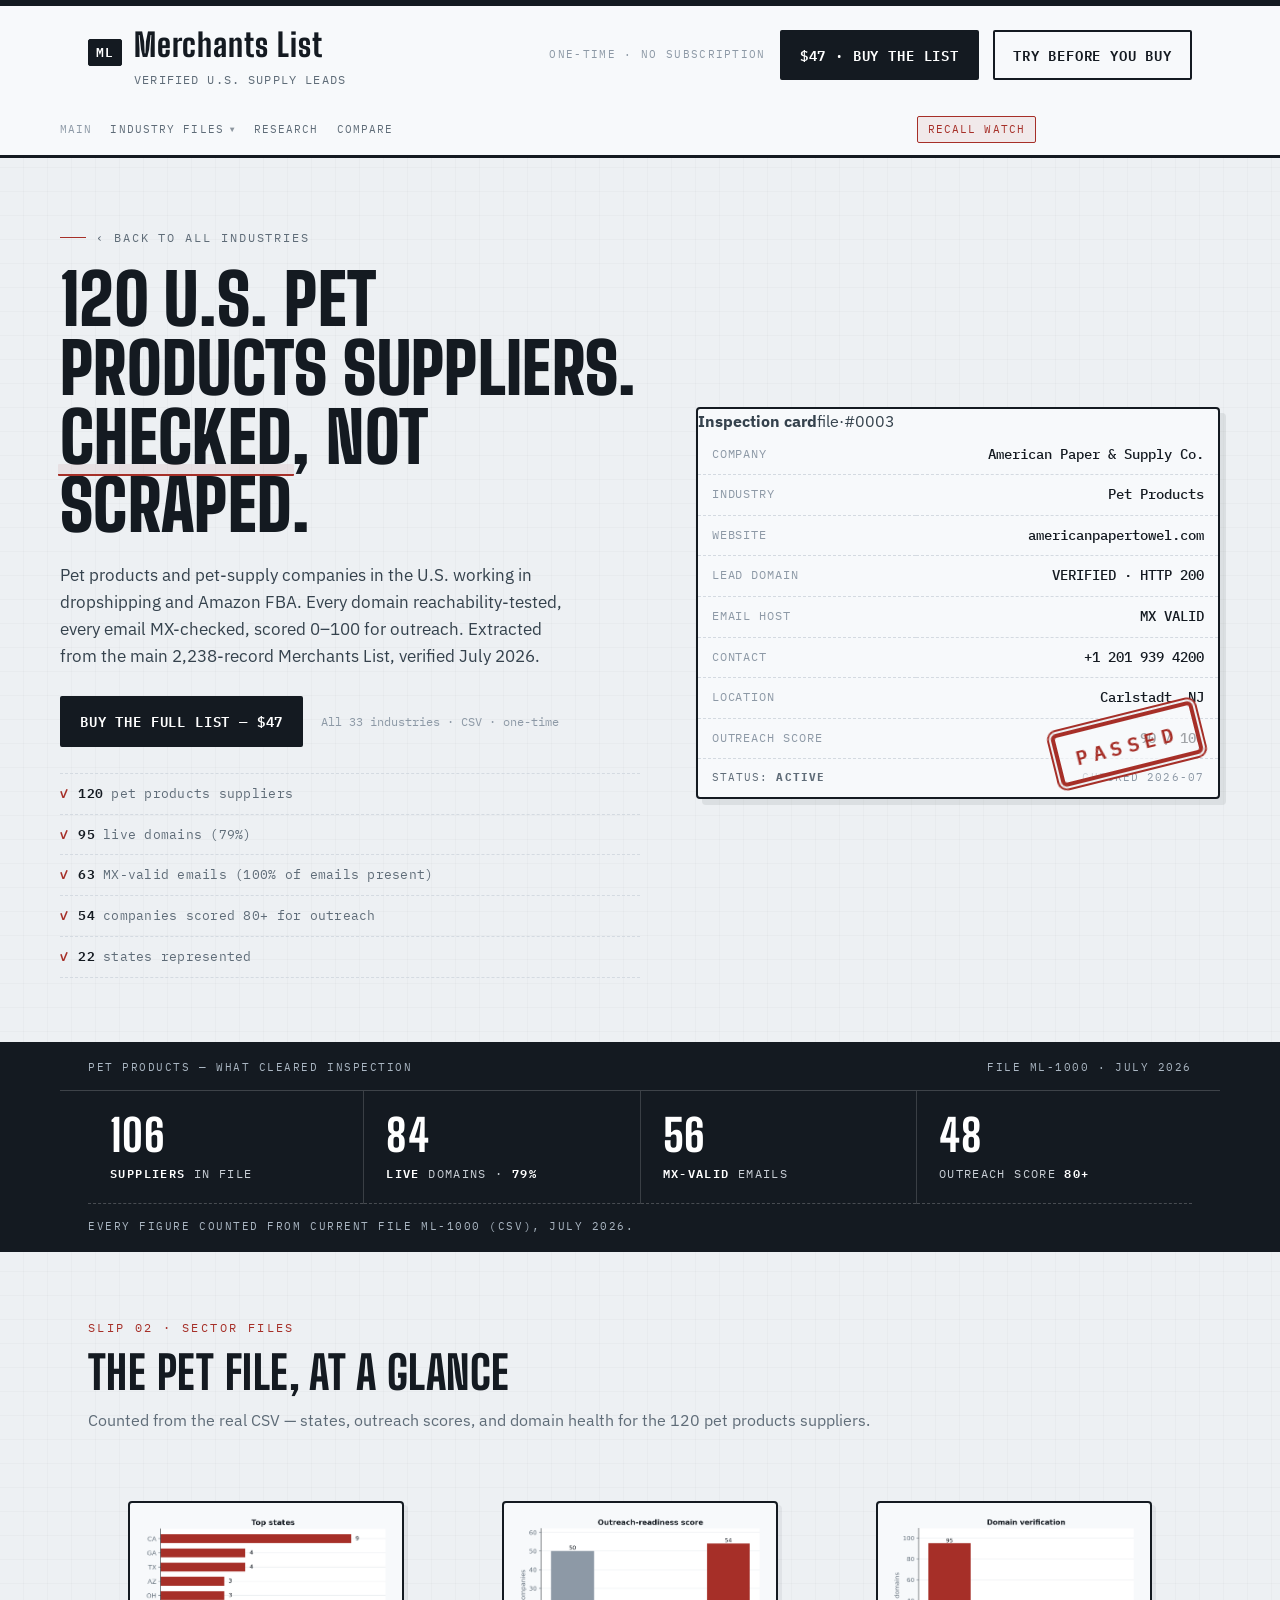
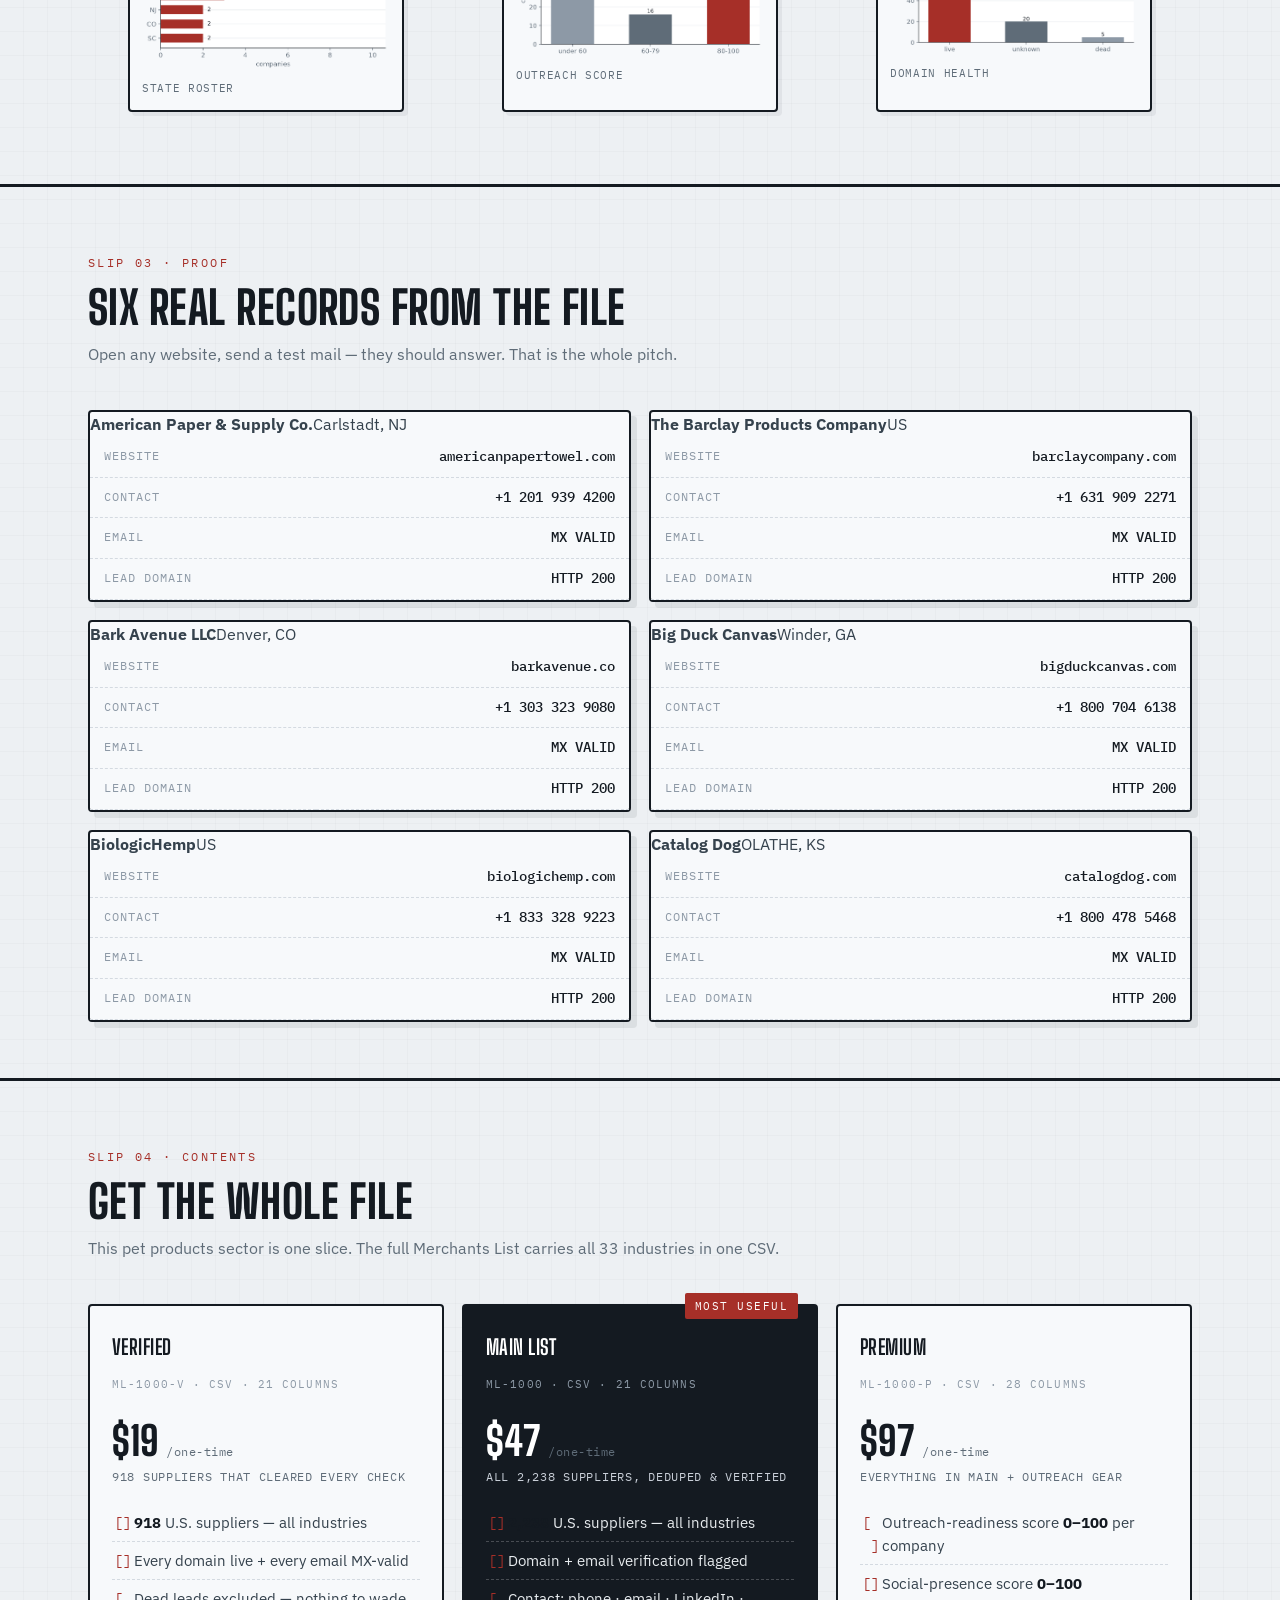
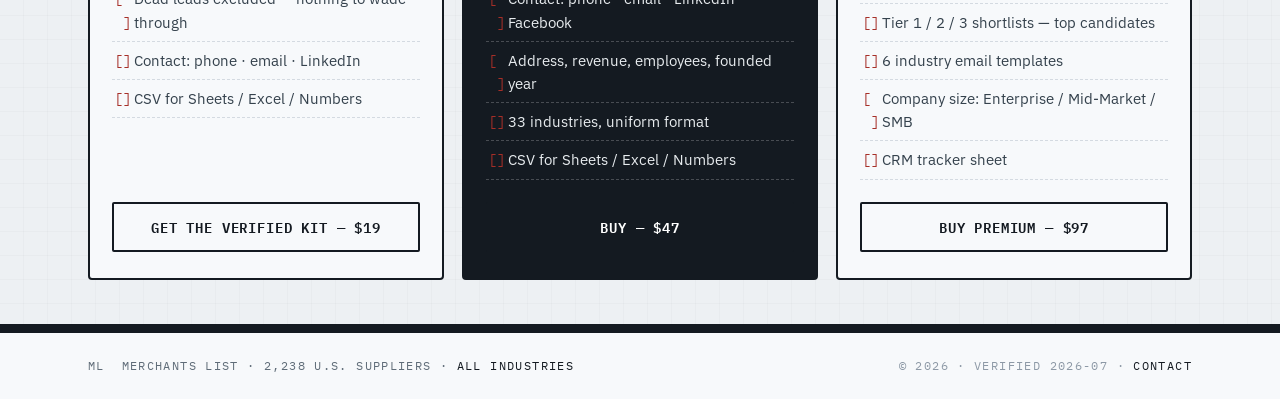
<file: pet-suppliers.html>
<!DOCTYPE html>
<html lang="en">
<head>
<meta charset="utf-8">
<meta name="viewport" content="width=device-width, initial-scale=1">
<!-- Google tag (gtag.js) -->
<script async src="https://www.googletagmanager.com/gtag/js?id=G-BKWKCKYXVS"></script>
<script>
  window.dataLayer = window.dataLayer || [];
  function gtag(){dataLayer.push(arguments);}
  gtag('js', new Date());

  gtag('config', 'G-BKWKCKYXVS');
  </script>
<script src="/assets/analytics.js" defer></script>
<script>if(!location.pathname.endsWith("/")&&!location.pathname.endsWith(".html"))history.replaceState(null,"",location.pathname+"/")</script>
<title>120 U.S. Pet Products Suppliers — Verified List | Merchants List</title>
<meta name="description" content="120 U.S.-based pet products suppliers for dropshipping and Amazon FBA: 95 live domains, 63 MX-valid emails, 54 companies scored 80+ for outreach. Real records, verified July 2026.">
<meta name="robots" content="index, follow, max-image-preview:large, max-snippet:-1, max-video-preview:-1">
<meta name="keywords" content="US pet suppliers, pet products wholesale, pet dropshipping suppliers, pet supply wholesale, verified US suppliers">
<link rel="canonical" href="https://merchants.ai2eo.com/pet-suppliers.html">
<meta property="og:type" content="article">
<meta property="og:site_name" content="Merchants List">
<meta property="og:title" content="120 U.S. Pet Products Suppliers — Verified List">
<meta property="og:description" content="120 U.S.-based pet products suppliers for dropshipping and Amazon FBA: live domains, MX-valid emails, outreach scores. Verified July 2026.">
<meta property="og:url" content="https://merchants.ai2eo.com/pet-suppliers.html">
<meta property="og:image" content="https://merchants.ai2eo.com/assets/tablo.png">
<meta property="og:locale" content="en_US">
<meta name="twitter:card" content="summary_large_image">
<meta name="twitter:title" content="120 U.S. Pet Products Suppliers — Verified List">
<meta name="twitter:description" content="120 verified U.S. pet products suppliers for dropshipping and Amazon FBA. Live domains, valid emails, outreach scores.">
<meta name="twitter:image" content="https://merchants.ai2eo.com/assets/tablo.png">
<link rel="preconnect" href="https://fonts.googleapis.com">
<link rel="preconnect" href="https://fonts.gstatic.com" crossorigin>
<link href="https://fonts.googleapis.com/css2?family=Big+Shoulders+Display:wght@600;700;800;900&family=IBM+Plex+Mono:wght@400;500;600&family=IBM+Plex+Sans:wght@400;500;600;700&display=swap" rel="stylesheet">
<link rel="stylesheet" href="/assets/merchants.css">
<link rel="icon" type="image/svg+xml" href="/assets/favicon.svg">
<style>
  .charts{display:grid;grid-template-columns:repeat(3,1fr);gap:18px;padding:10px 0 56px}
  .chart{background:var(--panel);border:2px solid var(--carbon);border-radius:var(--r-card);padding:12px;box-shadow:4px 4px 0 rgba(20,26,33,.06)}
  .chart img{width:100%;height:auto;display:block}
  .sample-grid{display:grid;grid-template-columns:repeat(2,1fr);gap:18px;padding-bottom:56px}
  @media (max-width:960px){
    .charts{grid-template-columns:1fr}
    .sample-grid{grid-template-columns:1fr}
  }
</style>
</head>
<body id="top">
<a class="skip" href="#main">Skip to content</a>

<header class="masthead">
  <div class="masthead-inner">
    <div class="brand">
      <a class="brand-link" href="/index.html" aria-label="Merchants List home"><span class="mark" aria-hidden="true">ML</span>
      <div>
        <h1>Merchants List</h1>
        <p class="tagline">Verified U.S. supply leads</p>
      </div></a>
    </div>
    <div class="masthead-cta">
      <span class="masthead-meta">One-time · no subscription</span>
      <a class="btn btn-primary" href="https://tachyon80.gumroad.com/l/atvkft" aria-label="Buy the full list for 47 dollars">$47 · Buy the list</a>
      <a class="btn btn-ghost" href="#" onclick="return openTryModal()">Try before you buy</a>
    </div>
  </div>
  <div class="wrap seo-nav" aria-label="Site navigation">
    <div class="nav-ctl">
      <a class="nav-label" href="/index.html">Main</a>
      <div class="drop" id="nav-drop">
        <button type="button" class="drop-toggle" aria-haspopup="true" aria-expanded="false" id="nav-industries">Industry files <span class="arrow">▼</span></button>
        <nav class="drop-menu" aria-label="Industry files">
          <a href="/retail-suppliers.html">Retail &amp; E-commerce</a>
          <a href="/wholesale-suppliers.html">Wholesale &amp; Distribution</a>
          <a href="/food-beverage-suppliers.html">Food &amp; Beverage</a>
          <a href="/beauty-cosmetics-suppliers.html">Beauty &amp; Cosmetics</a>
          <a href="/sports-outdoor-suppliers.html">Sports &amp; Outdoor</a>
          <a href="/electronics-tech-suppliers.html">Electronics &amp; Tech</a>
          <a href="/apparel-fashion-suppliers.html">Apparel &amp; Fashion</a>
          <a class="cur" href="/pet-suppliers.html">Pet Products</a>
        </nav>
      </div>
      <a href="/blog.html">Research</a>
      <a href="/compare.html">Compare</a>
    </div>
    <a class="nav-recall" href="/recall-watch.html">Recall Watch</a>
  </div>
</header>

<main id="main">

  <section class="hero" aria-labelledby="hero-h">
    <div class="wrap hero-grid">
      <div>
        <p class="kicker"><a href="/index.html" class="mono" style="text-decoration:none;color:inherit">‹ back to all industries</a></p>
        <h2 id="hero-h">120 U.S. pet products suppliers.<br><span class="stamp-underline">Checked</span>, not scraped.</h2>
        <p class="lede">Pet products and pet-supply companies in the U.S. working in dropshipping and Amazon FBA. Every domain reachability-tested, every email MX-checked, scored 0–100 for outreach. Extracted from the main 2,238-record Merchants List, verified July 2026.</p>

        <div class="cta-row">
          <a class="btn btn-primary" href="https://tachyon80.gumroad.com/l/atvkft" aria-label="Buy the full list for 47 dollars on Gumroad">Buy the full list — $47</a>
          <span class="cta-note mono">All 33 industries · CSV · one-time</span>
        </div>

        <ul class="prelist" aria-label="Pet Products sector verification">
          <li><span class="ck">✓</span><span><b>120</b> pet products suppliers</span></li>
          <li><span class="ck">✓</span><span><b>95</b> live domains (79%)</span></li>
          <li><span class="ck">✓</span><span><b>63</b> MX-valid emails (100% of emails present)</span></li>
          <li><span class="ck">✓</span><span><b>54</b> companies scored 80+ for outreach</span></li>
          <li><span class="ck">✓</span><span><b>22</b> states represented</span></li>
        </ul>
      </div>

      <div class="inspection rv" role="img" aria-label="Sample of a verified pet products supplier record">
        <div class="cap"><b>Inspection card</b><span>file·#0003</span></div>
        <table>
          <tr><td class="k">Company</td><td class="v">American Paper &amp; Supply Co.</td></tr>
          <tr><td class="k">Industry</td><td class="v">Pet Products</td></tr>
          <tr><td class="k">Website</td><td class="v">americanpapertowel.com</td></tr>
          <tr><td class="k">Lead domain</td><td class="v ok">VERIFIED · HTTP 200</td></tr>
          <tr><td class="k">Email host</td><td class="v ok">MX VALID</td></tr>
          <tr><td class="k">Contact</td><td class="v">+1 201 939 4200</td></tr>
          <tr><td class="k">Location</td><td class="v">Carlstadt, NJ</td></tr>
          <tr><td class="k">Outreach score</td><td class="v">90 / 100</td></tr>
        </table>
        <div class="foot"><span>Status: <b class="ok">Active</b></span><time>checked 2026-07</time></div>
        <div class="stamp" aria-hidden="true">Passed</div>
      </div>
    </div>
  </section>

  <section class="tally" aria-labelledby="tally-h">
    <div class="ticker-hd wrap">
      <span id="tally-h">Pet Products — what cleared inspection</span>
      <span>file ML-1000 · July 2026</span>
    </div>
    <div class="wrap">
      <div class="strip rv">
        <div class="ticket"><div class="n"><span class="c" data-n="120">120</span></div><div class="l"><b>suppliers</b> in file</div></div>
        <div class="ticket"><div class="n"><span class="c" data-n="95">95</span></div><div class="l"><b>live</b> domains · <b>79%</b></div></div>
        <div class="ticket"><div class="n"><span class="c" data-n="63">63</span></div><div class="l"><b class="t">mx-valid</b> emails</div></div>
        <div class="ticket"><div class="n"><span class="c" data-n="54">54</span></div><div class="l">outreach score <b>80+</b></div></div>
      </div>
    </div>
    <div class="tally-foot wrap">Every figure counted from current file ML-1000 (CSV), July 2026.</div>
  </section>

  <section class="block" aria-labelledby="charts-h">
    <div class="wrap">
      <div class="sechd">
        <p class="no">Slip 02 · Sector files</p>
        <h3 id="charts-h">the pet file, at a glance</h3>
        <p class="sub">Counted from the real CSV — states, outreach scores, and domain health for the 120 pet products suppliers.</p>
      </div>
      <div class="charts rv">
        <figure class="chart"><img class="lb" src="/assets/pet_states.png" alt="Pet product suppliers: California 9, Georgia 4, Texas 4, Arizona 3"><figcaption class="mono" style="font-size:11px;color:var(--slate);margin-top:8px;letter-spacing:.06em">STATE ROSTER</figcaption></figure>
        <figure class="chart"><img class="lb" src="/assets/pet_outreach.png" alt="Outreach-readiness score distribution: 54 companies score 80 to 100, 16 score 60 to 79, 50 under 60."><figcaption class="mono" style="font-size:11px;color:var(--slate);margin-top:8px;letter-spacing:.06em">OUTREACH SCORE</figcaption></figure>
        <figure class="chart"><img class="lb" src="/assets/pet_domains.png" alt="Pet product suppliers: 95 live domains, 20 unknown, 5 dead."><figcaption class="mono" style="font-size:11px;color:var(--slate);margin-top:8px;letter-spacing:.06em">DOMAIN HEALTH</figcaption></figure>
      </div>
    </div>
  </section>

  <section class="block" aria-labelledby="sample-h">
    <div class="wrap">
      <div class="sechd">
        <p class="no">Slip 03 · Proof</p>
        <h3 id="sample-h">Six real records from the file</h3>
        <p class="sub">Open any website, send a test mail — they should answer. That is the whole pitch.</p>
      </div>
      <div class="sample-grid rv">
        <div class="inspection" role="img" aria-label="Verified supplier record">
          <div class="cap"><b>American Paper &amp; Supply Co.</b><span>Carlstadt, NJ</span></div>
          <table>
            <tr><td class="k">Website</td><td class="v">americanpapertowel.com</td></tr>
            <tr><td class="k">Contact</td><td class="v">+1 201 939 4200</td></tr>
            <tr><td class="k">Email</td><td class="v ok">MX VALID</td></tr>
            <tr><td class="k">Lead domain</td><td class="v ok">HTTP 200</td></tr>
          </table>
        </div>
        <div class="inspection" role="img" aria-label="Verified supplier record">
          <div class="cap"><b>The Barclay Products Company</b><span>US</span></div>
          <table>
            <tr><td class="k">Website</td><td class="v">barclaycompany.com</td></tr>
            <tr><td class="k">Contact</td><td class="v">+1 631 909 2271</td></tr>
            <tr><td class="k">Email</td><td class="v ok">MX VALID</td></tr>
            <tr><td class="k">Lead domain</td><td class="v ok">HTTP 200</td></tr>
          </table>
        </div>
        <div class="inspection" role="img" aria-label="Verified supplier record">
          <div class="cap"><b>Bark Avenue LLC</b><span>Denver, CO</span></div>
          <table>
            <tr><td class="k">Website</td><td class="v">barkavenue.co</td></tr>
            <tr><td class="k">Contact</td><td class="v">+1 303 323 9080</td></tr>
            <tr><td class="k">Email</td><td class="v ok">MX VALID</td></tr>
            <tr><td class="k">Lead domain</td><td class="v ok">HTTP 200</td></tr>
          </table>
        </div>
        <div class="inspection" role="img" aria-label="Verified supplier record">
          <div class="cap"><b>Big Duck Canvas</b><span>Winder, GA</span></div>
          <table>
            <tr><td class="k">Website</td><td class="v">bigduckcanvas.com</td></tr>
            <tr><td class="k">Contact</td><td class="v">+1 800 704 6138</td></tr>
            <tr><td class="k">Email</td><td class="v ok">MX VALID</td></tr>
            <tr><td class="k">Lead domain</td><td class="v ok">HTTP 200</td></tr>
          </table>
        </div>
        <div class="inspection" role="img" aria-label="Verified supplier record">
          <div class="cap"><b>BiologicHemp</b><span>US</span></div>
          <table>
            <tr><td class="k">Website</td><td class="v">biologichemp.com</td></tr>
            <tr><td class="k">Contact</td><td class="v">+1 833 328 9223</td></tr>
            <tr><td class="k">Email</td><td class="v ok">MX VALID</td></tr>
            <tr><td class="k">Lead domain</td><td class="v ok">HTTP 200</td></tr>
          </table>
        </div>
        <div class="inspection" role="img" aria-label="Verified supplier record">
          <div class="cap"><b>Catalog Dog</b><span>OLATHE, KS</span></div>
          <table>
            <tr><td class="k">Website</td><td class="v">catalogdog.com</td></tr>
            <tr><td class="k">Contact</td><td class="v">+1 800 478 5468</td></tr>
            <tr><td class="k">Email</td><td class="v ok">MX VALID</td></tr>
            <tr><td class="k">Lead domain</td><td class="v ok">HTTP 200</td></tr>
          </table>
        </div>
      </div>
    </div>
  </section>

  <section class="block" aria-labelledby="price-h">
    <div class="wrap">
      <div class="sechd">
        <p class="no">Slip 04 · Contents</p>
        <h3 id="price-h">Get the whole file</h3>
        <p class="sub">This pet products sector is one slice. The full Merchants List carries all 33 industries in one CSV.</p>
      </div>
      <div class="tiers rv">
        <div class="tier">
          <h4>Verified</h4>
          <p class="tbl-meta">ML-1000-V · CSV · 21 columns</p>
          <div class="price">$19<small> /one-time</small></div>
          <p class="listing">918 suppliers that cleared every check</p>
          <ul>
            <li><b>918</b> U.S. suppliers — all industries</li>
            <li>Every domain live + every email MX-valid</li>
            <li>Dead leads excluded — nothing to wade through</li>
            <li>Contact: phone · email · LinkedIn</li>
            <li>CSV for Sheets / Excel / Numbers</li>
          </ul>
          <a class="btn" href="https://tachyon80.gumroad.com/l/afkbcm" aria-label="Buy the verified list for 19 dollars">Get the Verified Kit — $19</a>
        </div>
        <div class="tier lead">
          <div class="ribbon">Most useful</div>
          <h4>Main list</h4>
          <p class="tbl-meta">ML-1000 · CSV · 21 columns</p>
          <div class="price">$47<small> /one-time</small></div>
          <p class="listing">All 2,238 suppliers, deduped &amp; verified</p>
          <ul>
            <li><b>2,238</b> U.S. suppliers — all industries</li>
            <li>Domain + email verification flagged</li>
            <li>Contact: phone · email · LinkedIn · Facebook</li>
            <li>Address, revenue, employees, founded year</li>
            <li>33 industries, uniform format</li>
            <li>CSV for Sheets / Excel / Numbers</li>
          </ul>
          <a class="btn btn-primary" href="https://tachyon80.gumroad.com/l/atvkft" aria-label="Buy the main list for 47 dollars">Buy — $47</a>
        </div>
        <div class="tier">
          <h4>Premium</h4>
          <p class="tbl-meta">ML-1000-P · CSV · 28 columns</p>
          <div class="price">$97<small> /one-time</small></div>
          <p class="listing">Everything in Main + outreach gear</p>
          <ul>
            <li>Outreach-readiness score <b>0–100</b> per company</li>
            <li>Social-presence score <b>0–100</b></li>
            <li>Tier 1 / 2 / 3 shortlists — top candidates</li>
            <li>6 industry email templates</li>
            <li>Company size: Enterprise / Mid-Market / SMB</li>
            <li>CRM tracker sheet</li>
          </ul>
          <a class="btn" href="https://tachyon80.gumroad.com/l/xmrkpc" aria-label="Buy Premium for 97 dollars">Buy Premium — $97</a>
        </div>
      </div>
    </div>
  </section>

</main>

<footer>
  <div class="wrap">
    <span class="l"><span class="mark">ML</span>&nbsp; Merchants List · 2,238 U.S. suppliers · <a href="/index.html">all industries</a></span>
    <span class="r">© 2026 · verified 2026-07 · <a href="mailto:info@ai2eo.com">contact</a></span>
  </div>
</footer>

<div id="lightbox" class="lightbox" aria-hidden="true">
  <button type="button" id="lb-close" class="lb-close" aria-label="Close image">✕</button>
  <figure>
    <img id="lb-img" alt="">
    <figcaption id="lb-cap"></figcaption>
  </figure>
</div>

</div>

<div id="try-modal" class="try-modal" aria-hidden="true">
  <div class="try-backdrop" data-close></div>
  <div class="try-dialog" role="dialog" aria-modal="true" aria-labelledby="try-title">
    <button type="button" class="try-close" data-close aria-label="Close">✕</button>
    <p class="try-kicker">Free sample · no charge</p>
    <h3 id="try-title">Try before you buy</h3>
    <p class="try-sub">Enter your email and get 26 verified U.S. supplier leads — 2 from each of 13 industries. Emails masked, every domain live, every lead real.</p>
    <form id="try-form" action="https://formspree.io/f/xdenbzpa" method="POST" novalidate>
      <label class="try-label" for="try-email">Email address</label>
      <input class="try-input" type="email" id="try-email" name="email" placeholder="you@example.com" required>
      <div class="try-error" role="alert" hidden>Enter a valid email address.</div>
      <button type="submit" class="btn btn-primary try-submit">Get the sample</button>
      <p class="try-fine">26 leads · CSV · no spam</p>
    </form>
    <div class="try-success" hidden>
      <p class="try-success-title">Check your inbox.</p>
      <p class="try-success-sub">Your sample is downloading. We also emailed you a copy.</p>
    </div>
  </div>


<script>
(function(){
  "use strict";
  var reduce = window.matchMedia && window.matchMedia("(prefers-reduced-motion: reduce)").matches;
  /* Try before you buy modal */
  var tryModal = document.getElementById("try-modal");
  var tryForm = document.getElementById("try-form");
  var tryEmail = document.getElementById("try-email");
  var tryError = document.querySelector(".try-error");
  var trySuccess = document.querySelector(".try-success");

  window.openTryModal = function(){
    if (!tryModal) return false;
    tryModal.classList.add("open");
    document.body.classList.add("try-open");
    tryModal.setAttribute("aria-hidden", "false");
    if (tryEmail) setTimeout(function(){ tryEmail.focus(); }, 60);
    return false;
  };
  window.closeTryModal = function(){
    if (!tryModal) return;
    tryModal.classList.remove("open");
    document.body.classList.remove("try-open");
    tryModal.setAttribute("aria-hidden", "true");
  };
  if (tryModal){
    tryModal.querySelectorAll("[data-close]").forEach(function(el){
      el.addEventListener("click", closeTryModal);
    });
  }
  if (tryForm){
    tryForm.addEventListener("submit", function(e){
      e.preventDefault();
      var val = tryEmail ? tryEmail.value.trim() : "";
      if (!val || val.indexOf("@") < 1){
        if (tryError) tryError.hidden = false;
        return;
      }
      if (tryError) tryError.hidden = true;
      fetch(tryForm.getAttribute("action"), {
        method: "POST",
        body: new FormData(tryForm),
        headers: { "Accept": "application/json" }
      }).then(function(){
        window.location.href = "/sample.csv";
        tryForm.style.display = "none";
        if (trySuccess) trySuccess.hidden = false;
      }).catch(function(){
        window.location.href = "/sample.csv";
        tryForm.style.display = "none";
        if (trySuccess) trySuccess.hidden = false;
      });
    });
  }

  var drops = document.querySelectorAll(".drop");
  drops.forEach(function(d){
    var toggle = d.querySelector(".drop-toggle");
    if (!toggle) return;
    toggle.addEventListener("click", function(e){
      e.preventDefault();
      e.stopPropagation();
      var open = d.classList.toggle("open");
      toggle.setAttribute("aria-expanded", open ? "true" : "false");
    });
  });
  document.addEventListener("click", function(e){
    if (!e.target.closest(".drop")){
      drops.forEach(function(d){
        d.classList.remove("open");
        var t = d.querySelector(".drop-toggle");
        if (t) t.setAttribute("aria-expanded", "false");
      });
    }
  });
  document.addEventListener("keydown", function(e){
    if (e.key === "Escape"){
      drops.forEach(function(d){
        d.classList.remove("open");
        var t = d.querySelector(".drop-toggle");
        if (t) t.setAttribute("aria-expanded", "false");
      });
    }
  });
  var counters = document.querySelectorAll(".ticket .c");
  if (counters.length && !reduce) {
    var fmt = new Intl.NumberFormat("en-US");
    function run(el){
      var target = parseInt(el.getAttribute("data-n"), 10);
      var dur = 1100, t0 = null;
      function frame(ts){
        if (!t0) t0 = ts;
        var p = Math.min(1, (ts - t0) / dur);
        var eased = 1 - Math.pow(1 - p, 3);
        el.textContent = fmt.format(Math.round(target * eased));
        if (p < 1) requestAnimationFrame(frame);
      }
      requestAnimationFrame(frame);
    }
    var io = new IntersectionObserver(function(entries){
      entries.forEach(function(e){
        if (e.isIntersecting){ run(e.target); io.unobserve(e.target); }
      });
    }, {threshold: .4});
    counters.forEach(function(c){ io.observe(c); });
  }
  var reveals = document.querySelectorAll(".rv");
  if (reveals.length && !reduce && "IntersectionObserver" in window){
    var rv = new IntersectionObserver(function(entries){
      entries.forEach(function(e){
        if (e.isIntersecting){ e.target.classList.add("in"); rv.unobserve(e.target); }
      });
    }, {threshold: .12, rootMargin: "0px 0px -8% 0px"});
    reveals.forEach(function(el){ rv.observe(el); });
  } else {
    reveals.forEach(function(el){ el.classList.add("in"); });
  }

  /* Lightbox for chart images */
  var lb = document.getElementById("lightbox");
  var lbImg = document.getElementById("lb-img");
  var lbCap = document.getElementById("lb-cap");
  function openLb(src, cap){
    if (!lb) return;
    lbImg.src = src;
    if (lbCap){ lbCap.textContent = cap || ""; }
    lb.classList.add("open");
    document.body.classList.add("lb-open");
  }
  function closeLb(){
    if (!lb) return;
    lb.classList.remove("open");
    document.body.classList.remove("lb-open");
    lbImg.src = "";
  }
  document.querySelectorAll("figure img.lb").forEach(function(img){
    img.addEventListener("click", function(){
      openLb(img.currentSrc || img.src, img.alt);
    });
  });
  if (lb){
    lb.addEventListener("click", function(e){
      if (e.target === lb || e.target === lbImg) closeLb();
    });
    document.getElementById("lb-close").addEventListener("click", closeLb);
    document.addEventListener("keydown", function(e){
      if (e.key === "Escape") closeLb();
    });
  }
})();
</script>

</body>
</html>
</file>
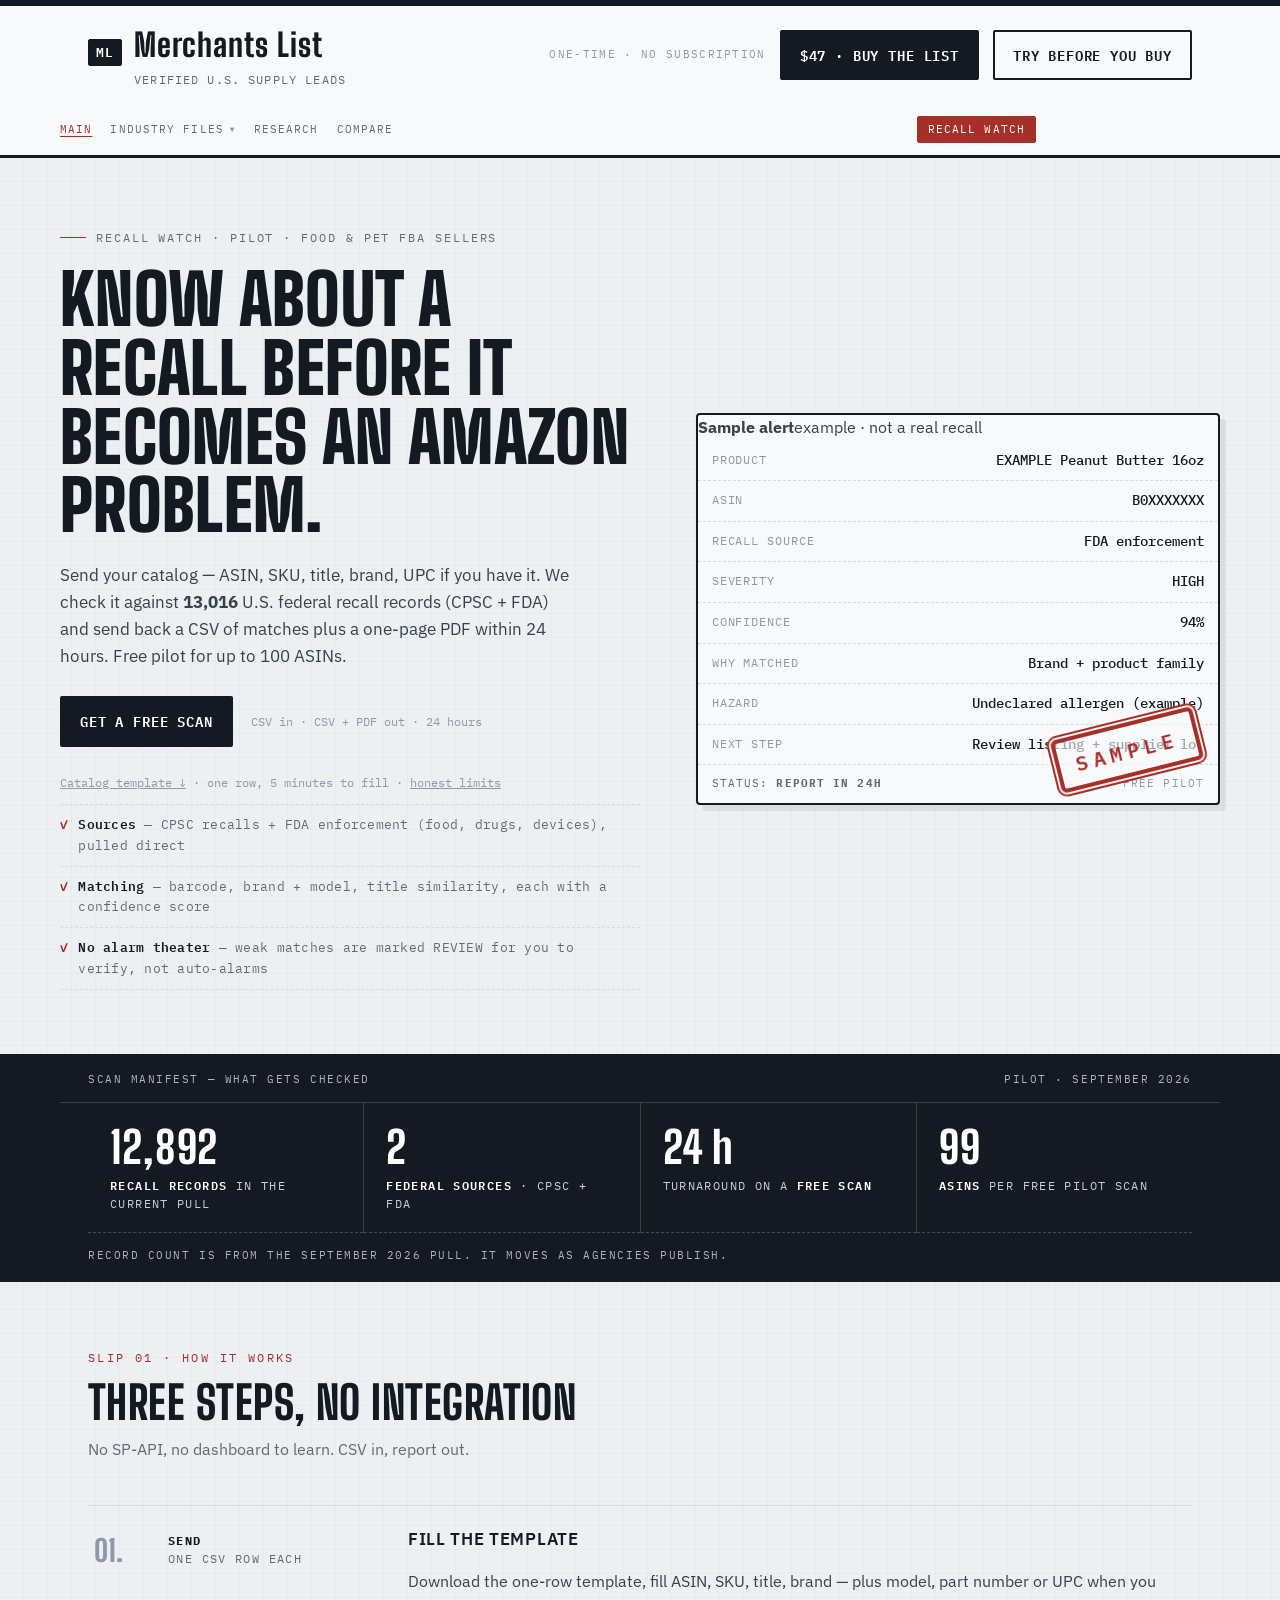
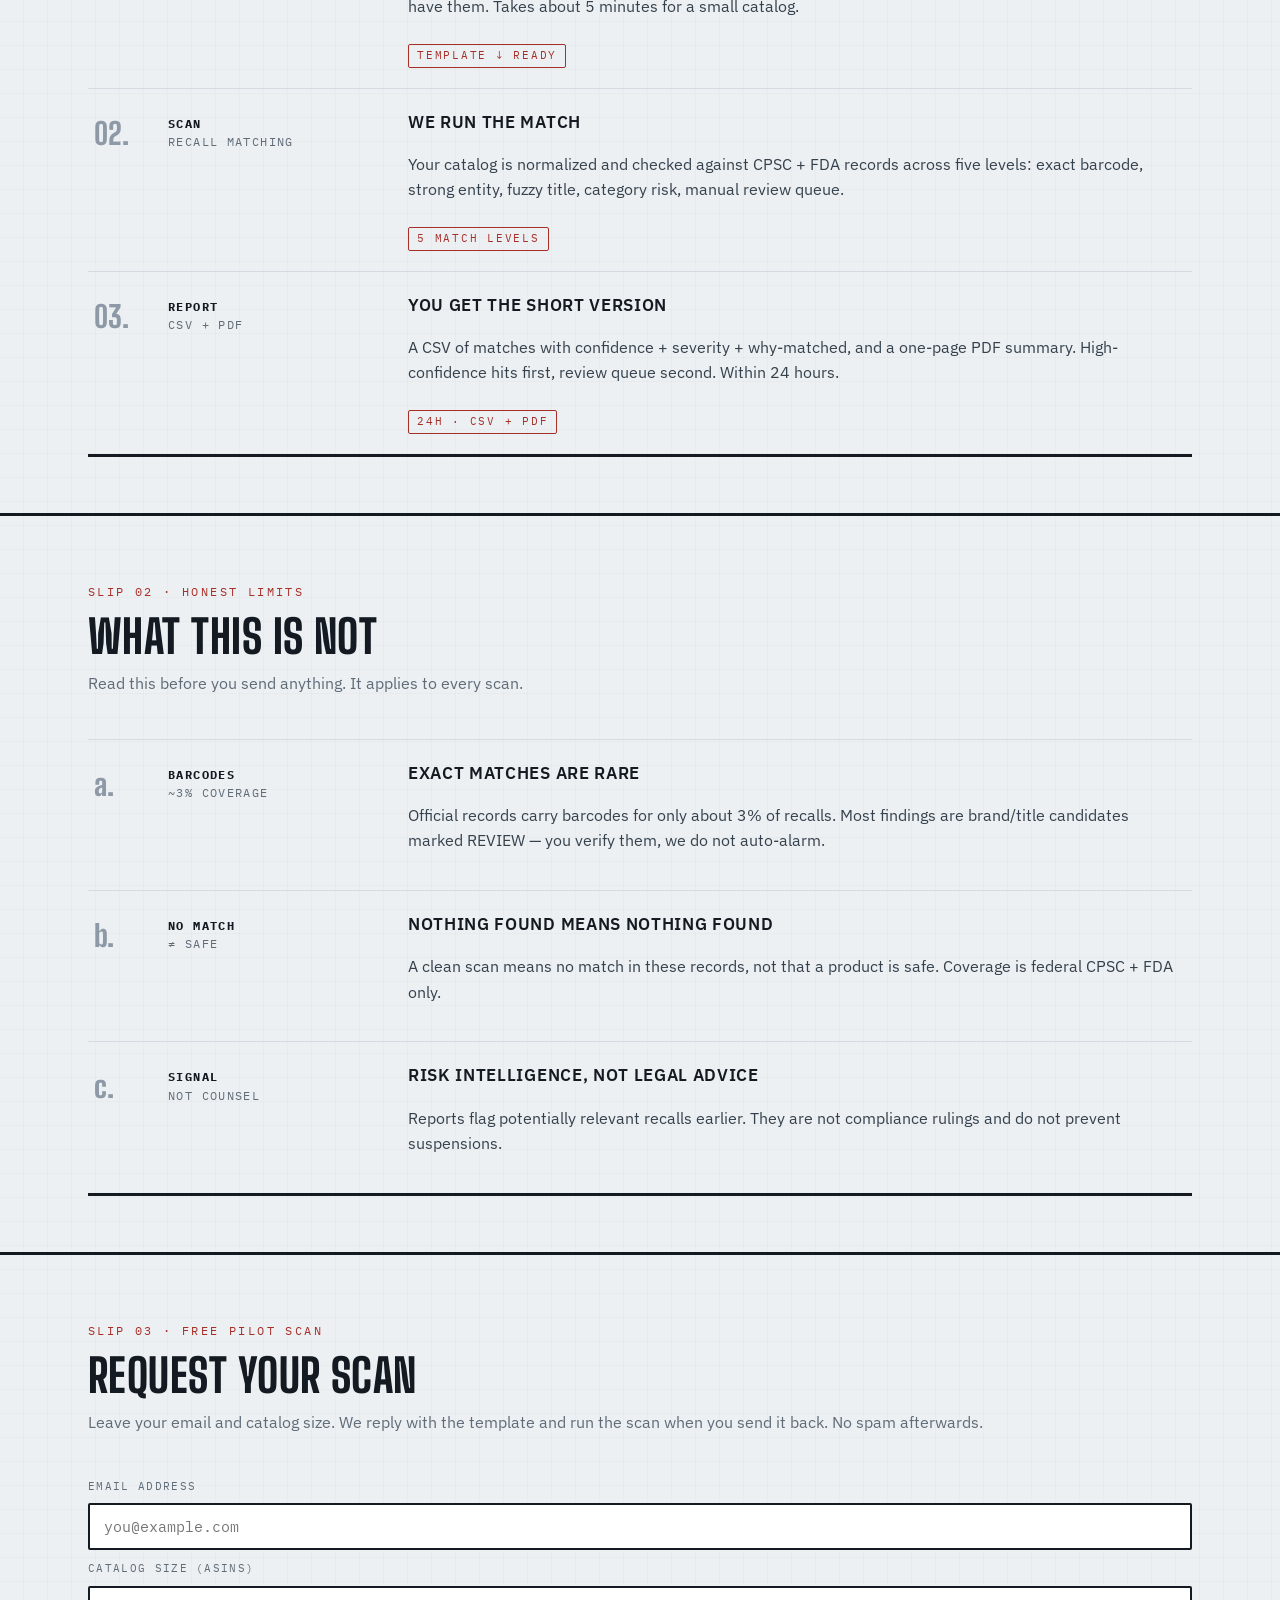
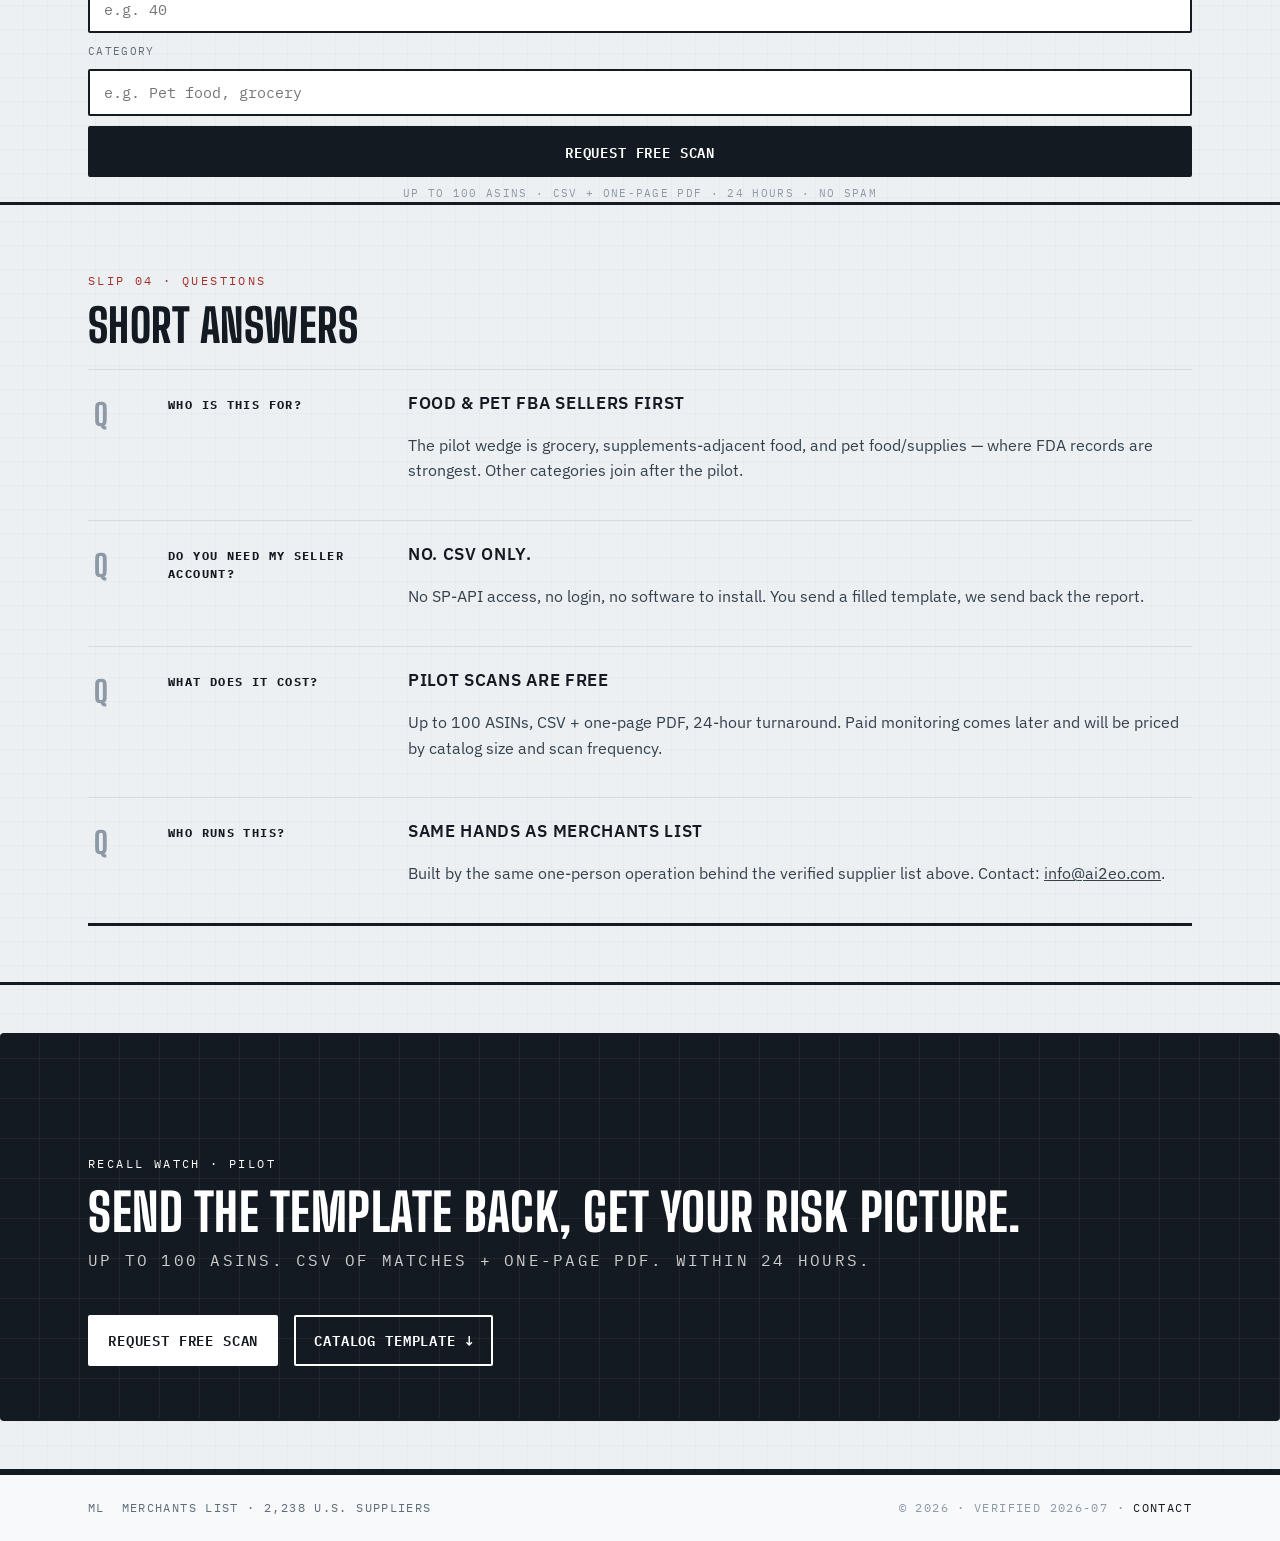
<file: recall-watch.html>
<!DOCTYPE html>
<html lang="en">
<head>
<meta charset="utf-8">
<meta name="viewport" content="width=device-width, initial-scale=1">
<!-- Google tag (gtag.js) -->
<script async src="https://www.googletagmanager.com/gtag/js?id=G-BKWKCKYXVS"></script>
<script>
  window.dataLayer = window.dataLayer || [];
  function gtag(){dataLayer.push(arguments);}
  gtag('js', new Date());

  gtag('config', 'G-BKWKCKYXVS');
  </script>
<script src="/assets/analytics.js" defer></script>
<script>if(!location.pathname.endsWith("/")&&!location.pathname.endsWith(".html"))history.replaceState(null,"",location.pathname+"/")</script>
<title>Recall Watch — FDA + CPSC Recall Scan for Food &amp; Pet FBA Sellers</title>
<meta name="description" content="Free recall scan for Amazon FBA sellers in Food and Pet: your catalog (ASIN, SKU, title, brand, UPC) checked against 13,016 CPSC + FDA recall records. CSV of matches + one-page PDF within 24 hours.">
<meta name="robots" content="index, follow, max-image-preview:large, max-snippet:-1, max-video-preview:-1">
<meta name="keywords" content="Amazon FBA recall, FDA recall check, CPSC recall, product recall monitoring, FBA food sellers, pet product recall">
<link rel="canonical" href="https://merchants.ai2eo.com/recall-watch.html">
<meta property="og:type" content="website">
<meta property="og:site_name" content="Merchants List">
<meta property="og:title" content="Recall Watch — FDA + CPSC Recall Scan for Food &amp; Pet FBA Sellers">
<meta property="og:description" content="Your catalog checked against 13,016 federal recall records. Free pilot scan for up to 100 ASINs — CSV + one-page PDF within 24 hours.">
<meta property="og:url" content="https://merchants.ai2eo.com/recall-watch.html">
<meta property="og:image" content="https://merchants.ai2eo.com/assets/tablo.png">
<meta property="og:locale" content="en_US">
<meta name="twitter:card" content="summary_large_image">
<meta name="twitter:title" content="Recall Watch — FDA + CPSC Recall Scan for Food &amp; Pet FBA Sellers">
<meta name="twitter:description" content="Free pilot scan: your Food/Pet catalog vs 13,016 CPSC + FDA recall records. Results in 24 hours.">
<meta name="twitter:image" content="https://merchants.ai2eo.com/assets/tablo.png">
<link rel="preconnect" href="https://fonts.googleapis.com">
<link rel="preconnect" href="https://fonts.gstatic.com" crossorigin>
<link href="https://fonts.googleapis.com/css2?family=Big+Shoulders+Display:wght@600;700;800;900&family=IBM+Plex+Mono:wght@400;500;600&family=IBM+Plex+Sans:wght@400;500;600;700&display=swap" rel="stylesheet">
<link rel="stylesheet" href="/assets/merchants.css">
<link rel="icon" type="image/svg+xml" href="/assets/favicon.svg">

</head>
<body id="top">
<a class="skip" href="#main">Skip to content</a>

<header class="masthead">
  <div class="masthead-inner">
    <div class="brand">
      <a class="brand-link" href="/index.html" aria-label="Merchants List home"><span class="mark" aria-hidden="true">ML</span>
      <div>
        <h1>Merchants List</h1>
        <p class="tagline">Verified U.S. supply leads</p>
      </div></a>
    </div>
    <div class="masthead-cta">
      <span class="masthead-meta">One-time · no subscription</span>
      <a class="btn btn-primary" href="https://tachyon80.gumroad.com/l/atvkft" aria-label="Buy the full list for 47 dollars">$47 · Buy the list</a>
      <a class="btn btn-ghost" href="#" onclick="return openTryModal()">Try before you buy</a>
    </div>
  </div>
  <div class="wrap seo-nav" aria-label="Site navigation">
    <div class="nav-ctl">
      <a class="nav-label cur" href="/index.html">Main</a>
      <div class="drop" id="nav-drop">
        <button type="button" class="drop-toggle" aria-haspopup="true" aria-expanded="false" id="nav-industries">Industry files <span class="arrow">▼</span></button>
        <nav class="drop-menu" aria-label="Industry files">
          <a href="/retail-suppliers.html">Retail &amp; E-commerce</a>
          <a href="/wholesale-suppliers.html">Wholesale &amp; Distribution</a>
          <a href="/food-beverage-suppliers.html">Food &amp; Beverage</a>
          <a href="/beauty-cosmetics-suppliers.html">Beauty &amp; Cosmetics</a>
          <a href="/sports-outdoor-suppliers.html">Sports &amp; Outdoor</a>
          <a href="/electronics-tech-suppliers.html">Electronics &amp; Tech</a>
          <a href="/apparel-fashion-suppliers.html">Apparel &amp; Fashion</a>
          <a href="/pet-suppliers.html">Pet Products</a>
        </nav>
      </div>
      <a href="/blog.html">Research</a>
      <a href="/compare.html">Compare</a>
    </div>
    <a class="nav-recall cur" href="/recall-watch.html">Recall Watch</a>
  </div>
</header>

<main id="main">

  <!-- HERO -->
  <section class="hero" aria-labelledby="hero-h">
    <div class="wrap hero-grid">
      <div>
        <p class="kicker">Recall Watch · pilot · Food &amp; Pet FBA sellers</p>
        <h2 id="hero-h">Know about a recall before it becomes an <span class="stamp-ink">Amazon problem</span>.</h2>
        <p class="lede">Send your catalog — ASIN, SKU, title, brand, UPC if you have it. We check it against <b>13,016</b> U.S. federal recall records (CPSC + FDA) and send back a CSV of matches plus a one-page PDF within 24 hours. Free pilot for up to 100 ASINs.</p>

        <div class="cta-row">
          <a class="btn btn-primary" href="#scan">Get a free scan</a>
          <span class="cta-note mono">CSV in · CSV + PDF out · 24 hours</span>
        </div>

        <p class="cta-note"><a href="/recall-catalog-template.csv" class="mono">Catalog template ↓</a> · one row, 5 minutes to fill · <a href="#limits" class="mono">honest limits</a></p>

        <ul class="prelist" aria-label="What the scan covers">
          <li><span class="ck">✓</span><span><b>Sources</b> — CPSC recalls + FDA enforcement (food, drugs, devices), pulled direct</span></li>
          <li><span class="ck">✓</span><span><b>Matching</b> — barcode, brand + model, title similarity, each with a confidence score</span></li>
          <li><span class="ck">✓</span><span><b>No alarm theater</b> — weak matches are marked REVIEW for you to verify, not auto-alarms</span></li>
        </ul>
      </div>

      <div class="inspection rv" role="img" aria-label="Example of a recall alert (illustrative, not a real recall)">
        <div class="cap"><b>Sample alert</b><span>example · not a real recall</span></div>
        <table>
          <tr><td class="k">Product</td><td class="v">EXAMPLE Peanut Butter 16oz</td></tr>
          <tr><td class="k">ASIN</td><td class="v">B0XXXXXXX</td></tr>
          <tr><td class="k">Recall source</td><td class="v">FDA enforcement</td></tr>
          <tr><td class="k">Severity</td><td class="v">HIGH</td></tr>
          <tr><td class="k">Confidence</td><td class="v">94%</td></tr>
          <tr><td class="k">Why matched</td><td class="v">Brand + product family</td></tr>
          <tr><td class="k">Hazard</td><td class="v">Undeclared allergen (example)</td></tr>
          <tr><td class="k">Next step</td><td class="v">Review listing + supplier lot</td></tr>
        </table>
        <div class="foot"><span>Status: <b class="ok">Report in 24h</b></span><time>free pilot</time></div>
        <div class="stamp" aria-hidden="true">Sample</div>
      </div>
    </div>
  </section>

  <!-- TALLY -->
  <section class="tally" aria-labelledby="tally-h">
<div class="ticker-hd wrap">
  <span id="tally-h">Scan manifest — what gets checked</span>
  <span>pilot · September 2026</span>
</div>
    <div class="wrap">
      <div class="strip rv">
        <div class="ticket"><div class="n"><span class="c" data-n="13016">13,016</span></div><div class="l"><b>recall records</b> in the current pull</div></div>
        <div class="ticket"><div class="n"><span class="c" data-n="2">2</span></div><div class="l"><b>federal sources</b> · CPSC + FDA</div></div>
        <div class="ticket"><div class="n"><span class="c" data-n="24">24</span>h</div><div class="l">turnaround on a <b>free scan</b></div></div>
        <div class="ticket"><div class="n"><span class="c" data-n="100">100</span></div><div class="l"><b>ASINs</b> per free pilot scan</div></div>
      </div>
    </div>
    <div class="tally-foot wrap">Record count is from the September 2026 pull. It moves as agencies publish.</div>
  </section>

  <!-- HOW IT WORKS -->
  <section class="block" id="how" aria-labelledby="how-h">
    <div class="wrap">
      <div class="sechd">
        <p class="no">Slip 01 · How it works</p>
        <h3 id="how-h">Three steps, no integration</h3>
        <p class="sub">No SP-API, no dashboard to learn. CSV in, report out.</p>
      </div>
      <table class="steps">
        <tr class="sto">
          <td class="num">01.</td>
          <td class="stat"><b>Send</b><br>one CSV row each</td>
          <td>
            <div class="title">Fill the template</div>
            <p class="desc">Download the one-row template, fill ASIN, SKU, title, brand — plus model, part number or UPC when you have them. Takes about 5 minutes for a small catalog.</p>
            <span class="pass">TEMPLATE ↓ READY</span>
          </td>
        </tr>
        <tr class="sto">
          <td class="num">02.</td>
          <td class="stat"><b>Scan</b><br>recall matching</td>
          <td>
            <div class="title">We run the match</div>
            <p class="desc">Your catalog is normalized and checked against CPSC + FDA records across five levels: exact barcode, strong entity, fuzzy title, category risk, manual review queue.</p>
            <span class="pass">5 MATCH LEVELS</span>
          </td>
        </tr>
        <tr class="sto">
          <td class="num">03.</td>
          <td class="stat"><b>Report</b><br>CSV + PDF</td>
          <td>
            <div class="title">You get the short version</div>
            <p class="desc">A CSV of matches with confidence + severity + why-matched, and a one-page PDF summary. High-confidence hits first, review queue second. Within 24 hours.</p>
            <span class="pass">24H · CSV + PDF</span>
          </td>
        </tr>
      </table>
    </div>
  </section>

  <!-- LIMITS -->
  <section class="block" id="limits" aria-labelledby="lim-h">
    <div class="wrap">
      <div class="sechd">
        <p class="no">Slip 02 · Honest limits</p>
        <h3 id="lim-h">What this is not</h3>
        <p class="sub">Read this before you send anything. It applies to every scan.</p>
      </div>
      <table class="steps">
        <tr class="sto">
          <td class="num">a.</td>
          <td class="stat"><b>Barcodes</b><br>~3% coverage</td>
          <td>
            <div class="title">Exact matches are rare</div>
            <p class="desc">Official records carry barcodes for only about 3% of recalls. Most findings are brand/title candidates marked REVIEW — you verify them, we do not auto-alarm.</p>
          </td>
        </tr>
        <tr class="sto">
          <td class="num">b.</td>
          <td class="stat"><b>No match</b><br>≠ safe</td>
          <td>
            <div class="title">Nothing found means nothing found</div>
            <p class="desc">A clean scan means no match in these records, not that a product is safe. Coverage is federal CPSC + FDA only.</p>
          </td>
        </tr>
        <tr class="sto">
          <td class="num">c.</td>
          <td class="stat"><b>Signal</b><br>not counsel</td>
          <td>
            <div class="title">Risk intelligence, not legal advice</div>
            <p class="desc">Reports flag potentially relevant recalls earlier. They are not compliance rulings and do not prevent suspensions.</p>
          </td>
        </tr>
      </table>
    </div>
  </section>

  <!-- SCAN FORM -->
  <section class="block" id="scan" aria-labelledby="scan-h">
    <div class="wrap">
      <div class="sechd">
        <p class="no">Slip 03 · Free pilot scan</p>
        <h3 id="scan-h">Request your scan</h3>
        <p class="sub">Leave your email and catalog size. We reply with the template and run the scan when you send it back. No spam afterwards.</p>
      </div>
      <form id="scan-form" action="https://formspree.io/f/xdenbzpa" method="POST" novalidate>
        <label class="try-label" for="scan-email">Email address</label>
        <input class="try-input" type="email" id="scan-email" name="email" placeholder="you@example.com" required>
        <label class="try-label" for="scan-size">Catalog size (ASINs)</label>
        <input class="try-input" type="text" id="scan-size" name="catalog_size" placeholder="e.g. 40">
        <label class="try-label" for="scan-cat">Category</label>
        <input class="try-input" type="text" id="scan-cat" name="category" placeholder="e.g. Pet food, grocery">
        <input type="hidden" name="source" value="recall-watch-page">
        <div class="try-error" role="alert" hidden>Enter a valid email address.</div>
        <button type="submit" class="btn btn-primary try-submit">Request free scan</button>
        <p class="try-fine">Up to 100 ASINs · CSV + one-page PDF · 24 hours · no spam</p>
      </form>
      <div class="try-success" id="scan-success" hidden>
        <p class="try-success-title">Request received.</p>
        <p class="try-success-sub">Check your inbox — the catalog template is on its way. Send it back filled and your 24-hour clock starts.</p>
      </div>
    </div>
  </section>

  <!-- FAQ -->
  <section class="block" id="faq" aria-labelledby="faq-h">
    <div class="wrap">
      <div class="sechd">
        <p class="no">Slip 04 · Questions</p>
        <h3 id="faq-h">Short answers</h3>
      </div>
      <table class="steps">
        <tr class="sto">
          <td class="num">Q</td>
          <td class="stat"><b>Who is this for?</b></td>
          <td>
            <div class="title">Food &amp; Pet FBA sellers first</div>
            <p class="desc">The pilot wedge is grocery, supplements-adjacent food, and pet food/supplies — where FDA records are strongest. Other categories join after the pilot.</p>
          </td>
        </tr>
        <tr class="sto">
          <td class="num">Q</td>
          <td class="stat"><b>Do you need my Seller account?</b></td>
          <td>
            <div class="title">No. CSV only.</div>
            <p class="desc">No SP-API access, no login, no software to install. You send a filled template, we send back the report.</p>
          </td>
        </tr>
        <tr class="sto">
          <td class="num">Q</td>
          <td class="stat"><b>What does it cost?</b></td>
          <td>
            <div class="title">Pilot scans are free</div>
            <p class="desc">Up to 100 ASINs, CSV + one-page PDF, 24-hour turnaround. Paid monitoring comes later and will be priced by catalog size and scan frequency.</p>
          </td>
        </tr>
        <tr class="sto">
          <td class="num">Q</td>
          <td class="stat"><b>Who runs this?</b></td>
          <td>
            <div class="title">Same hands as Merchants List</div>
            <p class="desc">Built by the same one-person operation behind the verified supplier list above. Contact: <a href="mailto:info@ai2eo.com">info@ai2eo.com</a>.</p>
          </td>
        </tr>
      </table>
    </div>
  </section>

  <!-- FINAL -->
  <section class="block final" id="start" aria-labelledby="fin-h" style="background:var(--carbon);color:#fff;border-top:3px solid var(--carbon)">
    <div class="wrap">
      <div class="sechd">
        <p class="no" style="color:#fff">Recall Watch · pilot</p>
        <h3 id="fin-h" style="color:#fff">Send the template back, get your risk picture.</h3>
        <p class="sub" style="color:#ccc">Up to 100 ASINs. CSV of matches + one-page PDF. Within 24 hours.</p>
      </div>
      <div class="final-cta">
        <a class="btn btn-primary" href="#scan">Request free scan</a>
        <a class="btn btn-ghost" style="color:#fff;border-color:#fff" href="/recall-catalog-template.csv">Catalog template ↓</a>
      </div>
    </div>
  </section>

</main>

<footer>
  <div class="wrap">
    <span class="l"><span class="mark">ML</span>&nbsp; Merchants List · 2,238 U.S. suppliers</span>
    <span class="r">© 2026 · verified 2026-07 · <a href="mailto:info@ai2eo.com">contact</a></span>
  </div>
</footer>

<div id="try-modal" class="try-modal" aria-hidden="true">
  <div class="try-backdrop" data-close></div>
  <div class="try-dialog" role="dialog" aria-modal="true" aria-labelledby="try-title">
    <button type="button" class="try-close" data-close aria-label="Close">✕</button>
    <p class="try-kicker">Free sample · no charge</p>
    <h3 id="try-title">Try before you buy</h3>
    <p class="try-sub">Enter your email and get 26 verified U.S. supplier leads — 2 from each of 13 industries. Emails masked, every domain live, every lead real.</p>
    <form id="try-form" action="https://formspree.io/f/xdenbzpa" method="POST" novalidate>
      <label class="try-label" for="try-email">Email address</label>
      <input class="try-input" type="email" id="try-email" name="email" placeholder="you@example.com" required>
      <div class="try-error" role="alert" hidden>Enter a valid email address.</div>
      <button type="submit" class="btn btn-primary try-submit">Get the sample</button>
      <p class="try-fine">26 leads · CSV · no spam</p>
    </form>
    <div class="try-success" hidden>
      <p class="try-success-title">Check your inbox.</p>
      <p class="try-success-sub">Your sample is downloading. We also emailed you a copy.</p>
    </div>
  </div>
</div>

<script>
(function(){
  "use strict";
  var reduce = window.matchMedia && window.matchMedia("(prefers-reduced-motion: reduce)").matches;

  /* Industry dropdown menu */
  var drops = document.querySelectorAll(".drop");
  drops.forEach(function(d){
    var toggle = d.querySelector(".drop-toggle");
    if (!toggle) return;
    toggle.addEventListener("click", function(e){
      e.preventDefault();
      e.stopPropagation();
      var open = d.classList.toggle("open");
      toggle.setAttribute("aria-expanded", open ? "true" : "false");
    });
  });
  document.addEventListener("click", function(e){
    if (!e.target.closest(".drop")){
      drops.forEach(function(d){
        d.classList.remove("open");
        var t = d.querySelector(".drop-toggle");
        if (t) t.setAttribute("aria-expanded", "false");
      });
    }
  });
  document.addEventListener("keydown", function(e){
    if (e.key === "Escape"){
      drops.forEach(function(d){
        d.classList.remove("open");
        var t = d.querySelector(".drop-toggle");
        if (t) t.setAttribute("aria-expanded", "false");
      });
    }
  });

  /* Tally count-up */
  var counters = document.querySelectorAll(".ticket .c");
  if (counters.length && !reduce) {
    var fmt = new Intl.NumberFormat("en-US");
    function run(el){
      var target = parseInt(el.getAttribute("data-n"), 10);
      var dur = 1100, t0 = null;
      function frame(ts){
        if (!t0) t0 = ts;
        var p = Math.min(1, (ts - t0) / dur);
        var eased = 1 - Math.pow(1 - p, 3);
        el.textContent = fmt.format(Math.round(target * eased));
        if (p < 1) requestAnimationFrame(frame);
      }
      requestAnimationFrame(frame);
    }
    var io = new IntersectionObserver(function(entries){
      entries.forEach(function(e){
        if (e.isIntersecting){ run(e.target); io.unobserve(e.target); }
      });
    }, {threshold: .4});
    counters.forEach(function(c){ io.observe(c); });
  }

  /* Section reveals */
  var reveals = document.querySelectorAll(".rv");
  if (reveals.length && !reduce && "IntersectionObserver" in window){
    var rv = new IntersectionObserver(function(entries){
      entries.forEach(function(e){
        if (e.isIntersecting){ e.target.classList.add("in"); rv.unobserve(e.target); }
      });
    }, {threshold: .12, rootMargin: "0px 0px -8% 0px"});
    reveals.forEach(function(el){ rv.observe(el); });
  } else {
    reveals.forEach(function(el){ el.classList.add("in"); });
  }

  /* Try before you buy modal */
  var tryModal = document.getElementById("try-modal");
  var tryForm = document.getElementById("try-form");
  var tryEmail = document.getElementById("try-email");
  var tryError = document.querySelector("#try-form ~ .try-error, #try-form .try-error");

  window.openTryModal = function(){
    if (!tryModal) return false;
    tryModal.classList.add("open");
    document.body.classList.add("try-open");
    tryModal.setAttribute("aria-hidden", "false");
    if (tryEmail) setTimeout(function(){ tryEmail.focus(); }, 60);
    return false;
  };
  window.closeTryModal = function(){
    if (!tryModal) return;
    tryModal.classList.remove("open");
    document.body.classList.remove("try-open");
    tryModal.setAttribute("aria-hidden", "true");
  };
  if (tryModal){
    tryModal.querySelectorAll("[data-close]").forEach(function(el){
      el.addEventListener("click", closeTryModal);
    });
  }
  if (tryForm){
    tryForm.addEventListener("submit", function(e){
      e.preventDefault();
      var val = tryEmail ? tryEmail.value.trim() : "";
      if (!val || val.indexOf("@") < 1){
        var er = tryForm.querySelector(".try-error");
        if (er) er.hidden = false;
        return;
      }
      fetch(tryForm.getAttribute("action"), {
        method: "POST",
        body: new FormData(tryForm),
        headers: { "Accept": "application/json" }
      }).then(function(){
        window.location.href = "/sample.csv";
        tryForm.style.display = "none";
        var s = tryModal.querySelector(".try-success");
        if (s) s.hidden = false;
      }).catch(function(){
        window.location.href = "/sample.csv";
        tryForm.style.display = "none";
        var s2 = tryModal.querySelector(".try-success");
        if (s2) s2.hidden = false;
      });
    });
  }

  /* Scan request form */
  var scanForm = document.getElementById("scan-form");
  var scanEmail = document.getElementById("scan-email");
  var scanSuccess = document.getElementById("scan-success");
  if (scanForm){
    scanForm.addEventListener("submit", function(e){
      e.preventDefault();
      var val = scanEmail ? scanEmail.value.trim() : "";
      var err = scanForm.querySelector(".try-error");
      if (!val || val.indexOf("@") < 1){
        if (err) err.hidden = false;
        return;
      }
      if (err) err.hidden = true;
      fetch(scanForm.getAttribute("action"), {
        method: "POST",
        body: new FormData(scanForm),
        headers: { "Accept": "application/json" }
      }).then(function(){
        scanForm.style.display = "none";
        if (scanSuccess) scanSuccess.hidden = false;
      }).catch(function(){
        scanForm.style.display = "none";
        if (scanSuccess) scanSuccess.hidden = false;
      });
    });
  }
})();
</script>

</body>
</html>
</file>
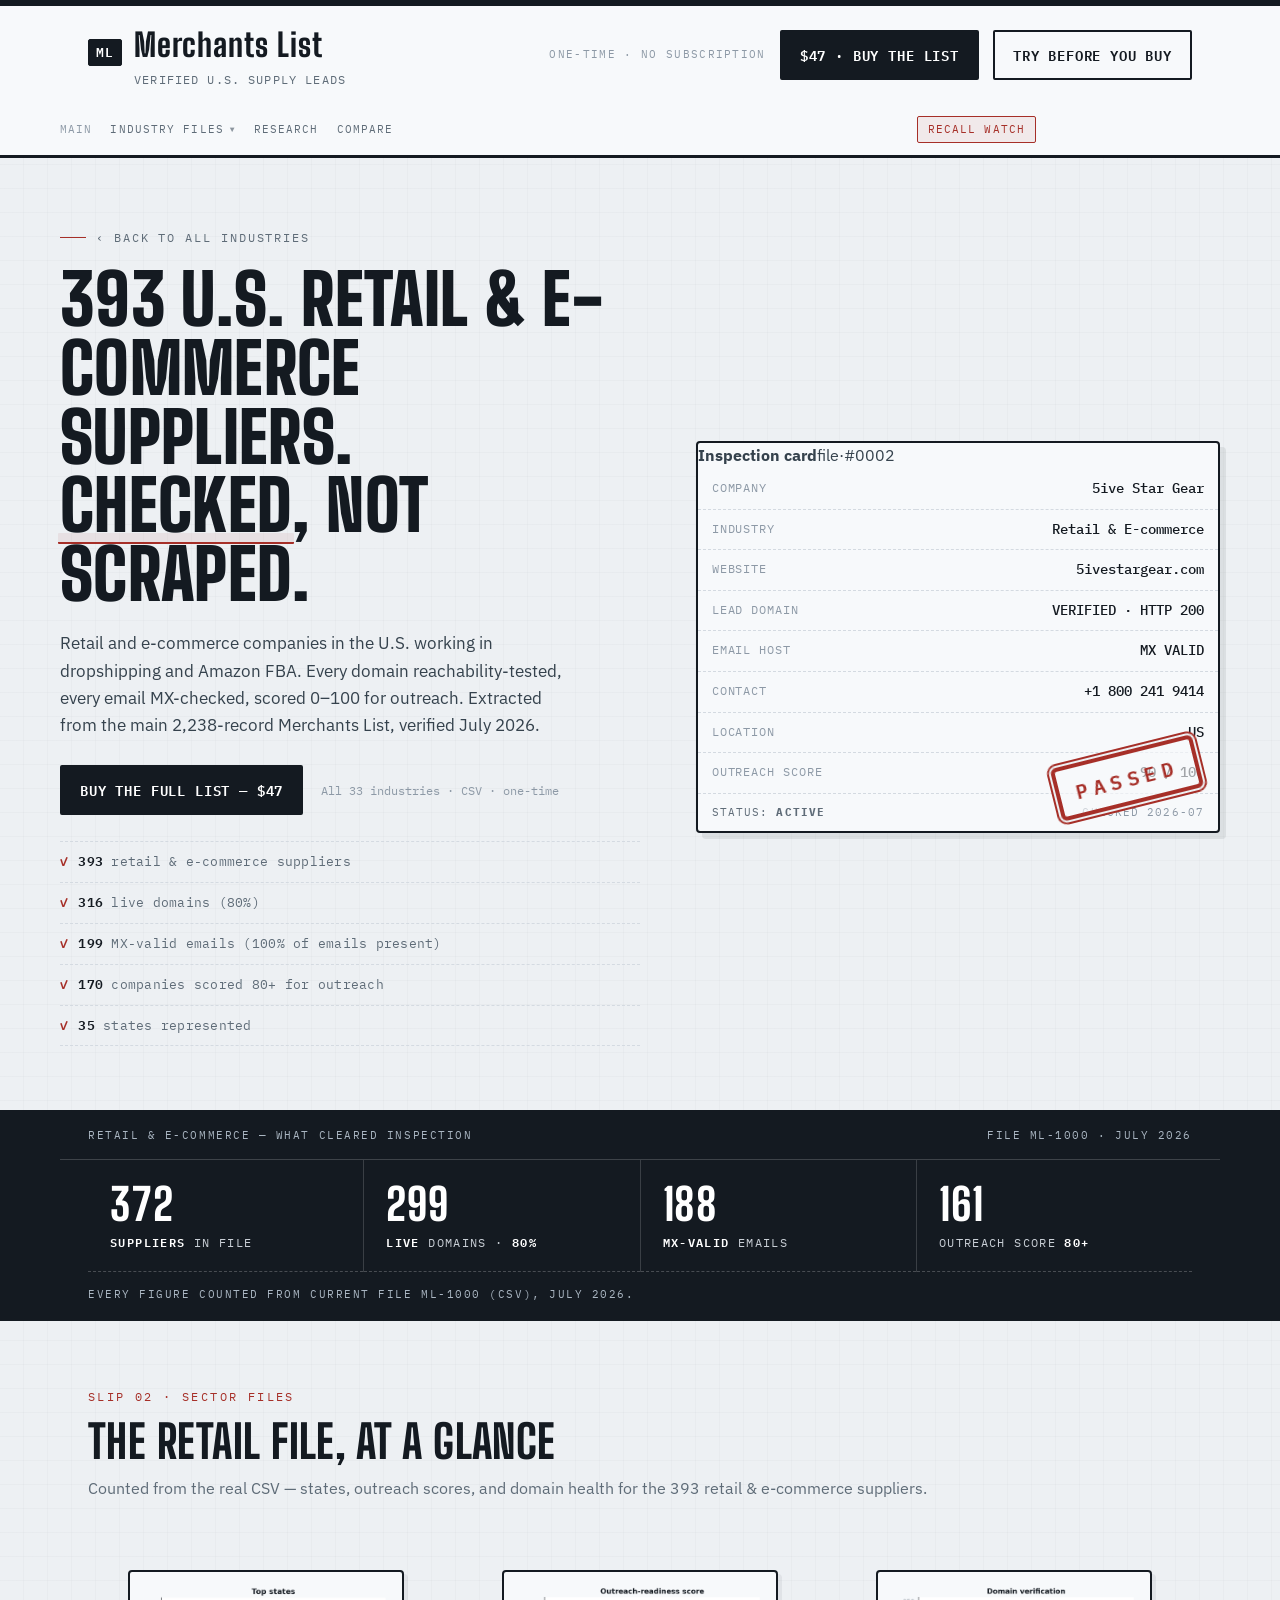
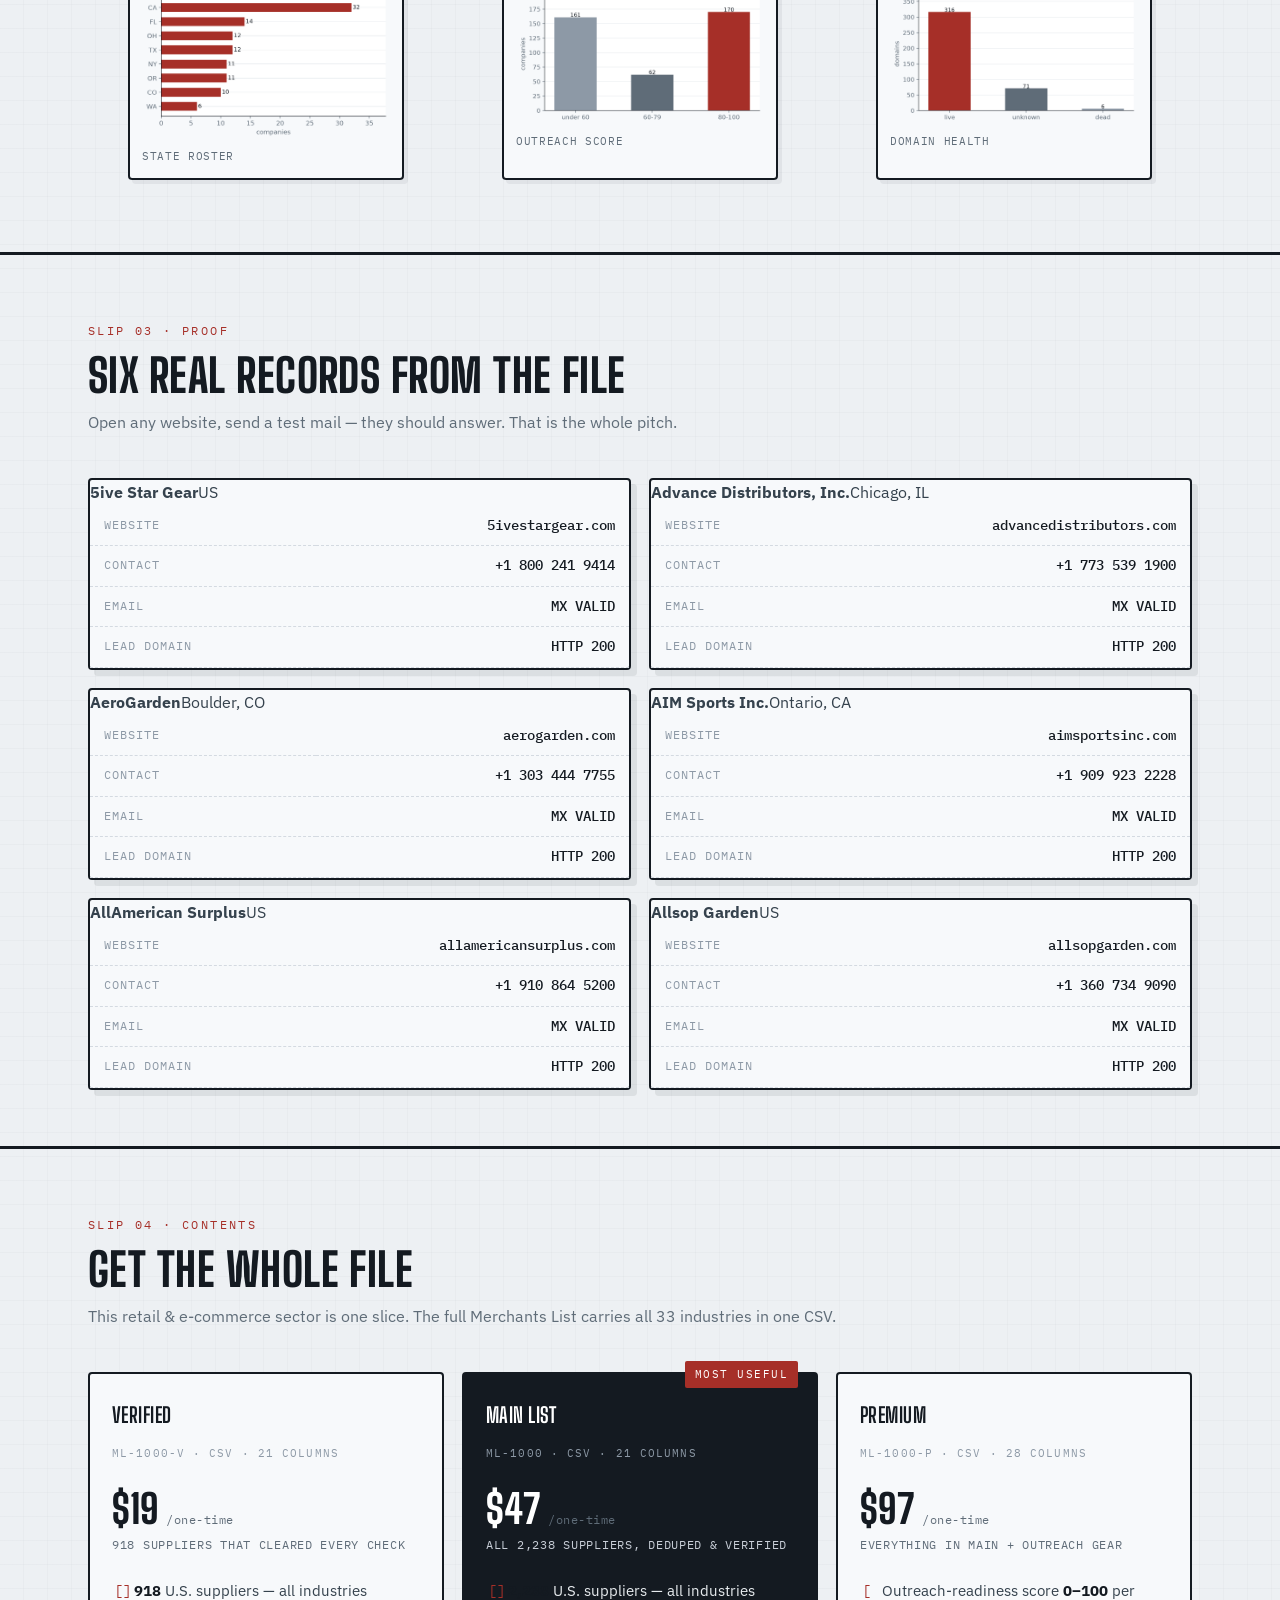
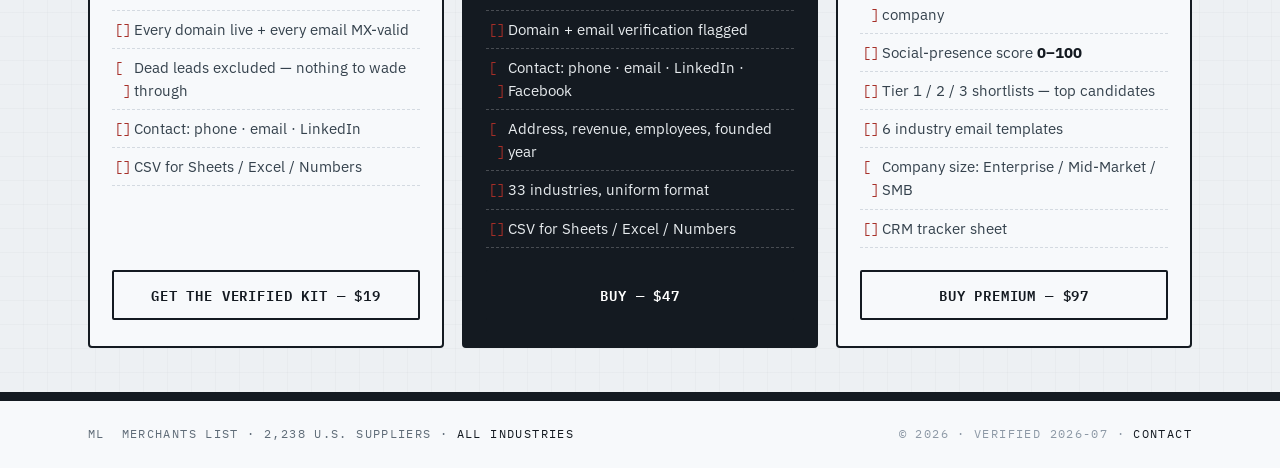
<file: retail-suppliers.html>
<!DOCTYPE html>
<html lang="en">
<head>
<meta charset="utf-8">
<meta name="viewport" content="width=device-width, initial-scale=1">
<!-- Google tag (gtag.js) -->
<script async src="https://www.googletagmanager.com/gtag/js?id=G-BKWKCKYXVS"></script>
<script>
  window.dataLayer = window.dataLayer || [];
  function gtag(){dataLayer.push(arguments);}
  gtag('js', new Date());

  gtag('config', 'G-BKWKCKYXVS');
  </script>
<script src="/assets/analytics.js" defer></script>
<script>if(!location.pathname.endsWith("/")&&!location.pathname.endsWith(".html"))history.replaceState(null,"",location.pathname+"/")</script>
<title>393 U.S. Retail &amp; E-commerce Suppliers — Verified List | Merchants List</title>
<meta name="description" content="393 U.S.-based retail & e-commerce suppliers for dropshipping and Amazon FBA: 316 live domains, 199 MX-valid emails, 170 companies scored 80+ for outreach. Real records, verified July 2026.">
<meta name="robots" content="index, follow, max-image-preview:large, max-snippet:-1, max-video-preview:-1">
<meta name="keywords" content="US retail suppliers, e-commerce suppliers, retail wholesale suppliers, dropshipping retail suppliers, verified US suppliers">
<link rel="canonical" href="https://merchants.ai2eo.com/retail-suppliers.html">
<meta property="og:type" content="article">
<meta property="og:site_name" content="Merchants List">
<meta property="og:title" content="393 U.S. Retail &amp; E-commerce Suppliers — Verified List">
<meta property="og:description" content="393 U.S.-based retail & e-commerce suppliers for dropshipping and Amazon FBA: live domains, MX-valid emails, outreach scores. Verified July 2026.">
<meta property="og:url" content="https://merchants.ai2eo.com/retail-suppliers.html">
<meta property="og:image" content="https://merchants.ai2eo.com/assets/tablo.png">
<meta property="og:locale" content="en_US">
<meta name="twitter:card" content="summary_large_image">
<meta name="twitter:title" content="393 U.S. Retail &amp; E-commerce Suppliers — Verified List">
<meta name="twitter:description" content="393 verified U.S. retail & e-commerce suppliers for dropshipping and Amazon FBA. Live domains, valid emails, outreach scores.">
<meta name="twitter:image" content="https://merchants.ai2eo.com/assets/tablo.png">
<link rel="preconnect" href="https://fonts.googleapis.com">
<link rel="preconnect" href="https://fonts.gstatic.com" crossorigin>
<link href="https://fonts.googleapis.com/css2?family=Big+Shoulders+Display:wght@600;700;800;900&family=IBM+Plex+Mono:wght@400;500;600&family=IBM+Plex+Sans:wght@400;500;600;700&display=swap" rel="stylesheet">
<link rel="stylesheet" href="/assets/merchants.css">
<link rel="icon" type="image/svg+xml" href="/assets/favicon.svg">
<style>
  .charts{display:grid;grid-template-columns:repeat(3,1fr);gap:18px;padding:10px 0 56px}
  .chart{background:var(--panel);border:2px solid var(--carbon);border-radius:var(--r-card);padding:12px;box-shadow:4px 4px 0 rgba(20,26,33,.06)}
  .chart img{width:100%;height:auto;display:block}
  .sample-grid{display:grid;grid-template-columns:repeat(2,1fr);gap:18px;padding-bottom:56px}
  @media (max-width:960px){
    .charts{grid-template-columns:1fr}
    .sample-grid{grid-template-columns:1fr}
  }
</style>
</head>
<body id="top">
<a class="skip" href="#main">Skip to content</a>

<header class="masthead">
  <div class="masthead-inner">
    <div class="brand">
      <a class="brand-link" href="/index.html" aria-label="Merchants List home"><span class="mark" aria-hidden="true">ML</span>
      <div>
        <h1>Merchants List</h1>
        <p class="tagline">Verified U.S. supply leads</p>
      </div></a>
    </div>
    <div class="masthead-cta">
      <span class="masthead-meta">One-time · no subscription</span>
      <a class="btn btn-primary" href="https://tachyon80.gumroad.com/l/atvkft" aria-label="Buy the full list for 47 dollars">$47 · Buy the list</a>
      <a class="btn btn-ghost" href="#" onclick="return openTryModal()">Try before you buy</a>
    </div>
  </div>
  <div class="wrap seo-nav" aria-label="Site navigation">
    <div class="nav-ctl">
      <a class="nav-label" href="/index.html">Main</a>
      <div class="drop" id="nav-drop">
        <button type="button" class="drop-toggle" aria-haspopup="true" aria-expanded="false" id="nav-industries">Industry files <span class="arrow">▼</span></button>
        <nav class="drop-menu" aria-label="Industry files">
          <a class="cur" href="/retail-suppliers.html">Retail &amp; E-commerce</a>
          <a href="/wholesale-suppliers.html">Wholesale &amp; Distribution</a>
          <a href="/food-beverage-suppliers.html">Food &amp; Beverage</a>
          <a href="/beauty-cosmetics-suppliers.html">Beauty &amp; Cosmetics</a>
          <a href="/sports-outdoor-suppliers.html">Sports &amp; Outdoor</a>
          <a href="/electronics-tech-suppliers.html">Electronics &amp; Tech</a>
          <a href="/apparel-fashion-suppliers.html">Apparel &amp; Fashion</a>
          <a href="/pet-suppliers.html">Pet Products</a>
        </nav>
      </div>
      <a href="/blog.html">Research</a>
      <a href="/compare.html">Compare</a>
    </div>
    <a class="nav-recall" href="/recall-watch.html">Recall Watch</a>
  </div>
</header>

<main id="main">

  <section class="hero" aria-labelledby="hero-h">
    <div class="wrap hero-grid">
      <div>
        <p class="kicker"><a href="/index.html" class="mono" style="text-decoration:none;color:inherit">‹ back to all industries</a></p>
        <h2 id="hero-h">393 U.S. retail &amp; e-commerce suppliers.<br><span class="stamp-underline">Checked</span>, not scraped.</h2>
        <p class="lede">Retail and e-commerce companies in the U.S. working in dropshipping and Amazon FBA. Every domain reachability-tested, every email MX-checked, scored 0–100 for outreach. Extracted from the main 2,238-record Merchants List, verified July 2026.</p>

        <div class="cta-row">
          <a class="btn btn-primary" href="https://tachyon80.gumroad.com/l/atvkft" aria-label="Buy the full list for 47 dollars on Gumroad">Buy the full list — $47</a>
          <span class="cta-note mono">All 33 industries · CSV · one-time</span>
        </div>

        <ul class="prelist" aria-label="Retail & E-commerce sector verification">
          <li><span class="ck">✓</span><span><b>393</b> retail &amp; e-commerce suppliers</span></li>
          <li><span class="ck">✓</span><span><b>316</b> live domains (80%)</span></li>
          <li><span class="ck">✓</span><span><b>199</b> MX-valid emails (100% of emails present)</span></li>
          <li><span class="ck">✓</span><span><b>170</b> companies scored 80+ for outreach</span></li>
          <li><span class="ck">✓</span><span><b>35</b> states represented</span></li>
        </ul>
      </div>

      <div class="inspection rv" role="img" aria-label="Sample of a verified retail &amp; e-commerce supplier record">
        <div class="cap"><b>Inspection card</b><span>file·#0002</span></div>
        <table>
          <tr><td class="k">Company</td><td class="v">5ive Star Gear</td></tr>
          <tr><td class="k">Industry</td><td class="v">Retail &amp; E-commerce</td></tr>
          <tr><td class="k">Website</td><td class="v">5ivestargear.com</td></tr>
          <tr><td class="k">Lead domain</td><td class="v ok">VERIFIED · HTTP 200</td></tr>
          <tr><td class="k">Email host</td><td class="v ok">MX VALID</td></tr>
          <tr><td class="k">Contact</td><td class="v">+1 800 241 9414</td></tr>
          <tr><td class="k">Location</td><td class="v">US</td></tr>
          <tr><td class="k">Outreach score</td><td class="v">90 / 100</td></tr>
        </table>
        <div class="foot"><span>Status: <b class="ok">Active</b></span><time>checked 2026-07</time></div>
        <div class="stamp" aria-hidden="true">Passed</div>
      </div>
    </div>
  </section>

  <section class="tally" aria-labelledby="tally-h">
    <div class="ticker-hd wrap">
      <span id="tally-h">Retail &amp; E-commerce — what cleared inspection</span>
      <span>file ML-1000 · July 2026</span>
    </div>
    <div class="wrap">
      <div class="strip rv">
        <div class="ticket"><div class="n"><span class="c" data-n="393">393</span></div><div class="l"><b>suppliers</b> in file</div></div>
        <div class="ticket"><div class="n"><span class="c" data-n="316">316</span></div><div class="l"><b>live</b> domains · <b>80%</b></div></div>
        <div class="ticket"><div class="n"><span class="c" data-n="199">199</span></div><div class="l"><b class="t">mx-valid</b> emails</div></div>
        <div class="ticket"><div class="n"><span class="c" data-n="170">170</span></div><div class="l">outreach score <b>80+</b></div></div>
      </div>
    </div>
    <div class="tally-foot wrap">Every figure counted from current file ML-1000 (CSV), July 2026.</div>
  </section>

  <section class="block" aria-labelledby="charts-h">
    <div class="wrap">
      <div class="sechd">
        <p class="no">Slip 02 · Sector files</p>
        <h3 id="charts-h">the retail file, at a glance</h3>
        <p class="sub">Counted from the real CSV — states, outreach scores, and domain health for the 393 retail &amp; e-commerce suppliers.</p>
      </div>
      <div class="charts rv">
        <figure class="chart"><img class="lb" src="/assets/retail_states.png" alt="Retail and e-commerce suppliers: California 32, Florida 14, Ohio 12, Texas 12"><figcaption class="mono" style="font-size:11px;color:var(--slate);margin-top:8px;letter-spacing:.06em">STATE ROSTER</figcaption></figure>
        <figure class="chart"><img class="lb" src="/assets/retail_outreach.png" alt="Outreach-readiness score distribution: 170 companies score 80 to 100, 62 score 60 to 79, 161 under 60."><figcaption class="mono" style="font-size:11px;color:var(--slate);margin-top:8px;letter-spacing:.06em">OUTREACH SCORE</figcaption></figure>
        <figure class="chart"><img class="lb" src="/assets/retail_domains.png" alt="Retail and e-commerce suppliers: 316 live domains, 71 unknown, 6 dead."><figcaption class="mono" style="font-size:11px;color:var(--slate);margin-top:8px;letter-spacing:.06em">DOMAIN HEALTH</figcaption></figure>
      </div>
    </div>
  </section>

  <section class="block" aria-labelledby="sample-h">
    <div class="wrap">
      <div class="sechd">
        <p class="no">Slip 03 · Proof</p>
        <h3 id="sample-h">Six real records from the file</h3>
        <p class="sub">Open any website, send a test mail — they should answer. That is the whole pitch.</p>
      </div>
      <div class="sample-grid rv">
        <div class="inspection" role="img" aria-label="Verified supplier record">
          <div class="cap"><b>5ive Star Gear</b><span>US</span></div>
          <table>
            <tr><td class="k">Website</td><td class="v">5ivestargear.com</td></tr>
            <tr><td class="k">Contact</td><td class="v">+1 800 241 9414</td></tr>
            <tr><td class="k">Email</td><td class="v ok">MX VALID</td></tr>
            <tr><td class="k">Lead domain</td><td class="v ok">HTTP 200</td></tr>
          </table>
        </div>
        <div class="inspection" role="img" aria-label="Verified supplier record">
          <div class="cap"><b>Advance Distributors, Inc.</b><span>Chicago, IL</span></div>
          <table>
            <tr><td class="k">Website</td><td class="v">advancedistributors.com</td></tr>
            <tr><td class="k">Contact</td><td class="v">+1 773 539 1900</td></tr>
            <tr><td class="k">Email</td><td class="v ok">MX VALID</td></tr>
            <tr><td class="k">Lead domain</td><td class="v ok">HTTP 200</td></tr>
          </table>
        </div>
        <div class="inspection" role="img" aria-label="Verified supplier record">
          <div class="cap"><b>AeroGarden</b><span>Boulder, CO</span></div>
          <table>
            <tr><td class="k">Website</td><td class="v">aerogarden.com</td></tr>
            <tr><td class="k">Contact</td><td class="v">+1 303 444 7755</td></tr>
            <tr><td class="k">Email</td><td class="v ok">MX VALID</td></tr>
            <tr><td class="k">Lead domain</td><td class="v ok">HTTP 200</td></tr>
          </table>
        </div>
        <div class="inspection" role="img" aria-label="Verified supplier record">
          <div class="cap"><b>AIM Sports Inc.</b><span>Ontario, CA</span></div>
          <table>
            <tr><td class="k">Website</td><td class="v">aimsportsinc.com</td></tr>
            <tr><td class="k">Contact</td><td class="v">+1 909 923 2228</td></tr>
            <tr><td class="k">Email</td><td class="v ok">MX VALID</td></tr>
            <tr><td class="k">Lead domain</td><td class="v ok">HTTP 200</td></tr>
          </table>
        </div>
        <div class="inspection" role="img" aria-label="Verified supplier record">
          <div class="cap"><b>AllAmerican Surplus</b><span>US</span></div>
          <table>
            <tr><td class="k">Website</td><td class="v">allamericansurplus.com</td></tr>
            <tr><td class="k">Contact</td><td class="v">+1 910 864 5200</td></tr>
            <tr><td class="k">Email</td><td class="v ok">MX VALID</td></tr>
            <tr><td class="k">Lead domain</td><td class="v ok">HTTP 200</td></tr>
          </table>
        </div>
        <div class="inspection" role="img" aria-label="Verified supplier record">
          <div class="cap"><b>Allsop Garden</b><span>US</span></div>
          <table>
            <tr><td class="k">Website</td><td class="v">allsopgarden.com</td></tr>
            <tr><td class="k">Contact</td><td class="v">+1 360 734 9090</td></tr>
            <tr><td class="k">Email</td><td class="v ok">MX VALID</td></tr>
            <tr><td class="k">Lead domain</td><td class="v ok">HTTP 200</td></tr>
          </table>
        </div>
      </div>
    </div>
  </section>

  <section class="block" aria-labelledby="price-h">
    <div class="wrap">
      <div class="sechd">
        <p class="no">Slip 04 · Contents</p>
        <h3 id="price-h">Get the whole file</h3>
        <p class="sub">This retail &amp; e-commerce sector is one slice. The full Merchants List carries all 33 industries in one CSV.</p>
      </div>
      <div class="tiers rv">
        <div class="tier">
          <h4>Verified</h4>
          <p class="tbl-meta">ML-1000-V · CSV · 21 columns</p>
          <div class="price">$19<small> /one-time</small></div>
          <p class="listing">918 suppliers that cleared every check</p>
          <ul>
            <li><b>918</b> U.S. suppliers — all industries</li>
            <li>Every domain live + every email MX-valid</li>
            <li>Dead leads excluded — nothing to wade through</li>
            <li>Contact: phone · email · LinkedIn</li>
            <li>CSV for Sheets / Excel / Numbers</li>
          </ul>
          <a class="btn" href="https://tachyon80.gumroad.com/l/afkbcm" aria-label="Buy the verified list for 19 dollars">Get the Verified Kit — $19</a>
        </div>
        <div class="tier lead">
          <div class="ribbon">Most useful</div>
          <h4>Main list</h4>
          <p class="tbl-meta">ML-1000 · CSV · 21 columns</p>
          <div class="price">$47<small> /one-time</small></div>
          <p class="listing">All 2,238 suppliers, deduped &amp; verified</p>
          <ul>
            <li><b>2,238</b> U.S. suppliers — all industries</li>
            <li>Domain + email verification flagged</li>
            <li>Contact: phone · email · LinkedIn · Facebook</li>
            <li>Address, revenue, employees, founded year</li>
            <li>33 industries, uniform format</li>
            <li>CSV for Sheets / Excel / Numbers</li>
          </ul>
          <a class="btn btn-primary" href="https://tachyon80.gumroad.com/l/atvkft" aria-label="Buy the main list for 47 dollars">Buy — $47</a>
        </div>
        <div class="tier">
          <h4>Premium</h4>
          <p class="tbl-meta">ML-1000-P · CSV · 28 columns</p>
          <div class="price">$97<small> /one-time</small></div>
          <p class="listing">Everything in Main + outreach gear</p>
          <ul>
            <li>Outreach-readiness score <b>0–100</b> per company</li>
            <li>Social-presence score <b>0–100</b></li>
            <li>Tier 1 / 2 / 3 shortlists — top candidates</li>
            <li>6 industry email templates</li>
            <li>Company size: Enterprise / Mid-Market / SMB</li>
            <li>CRM tracker sheet</li>
          </ul>
          <a class="btn" href="https://tachyon80.gumroad.com/l/xmrkpc" aria-label="Buy Premium for 97 dollars">Buy Premium — $97</a>
        </div>
      </div>
    </div>
  </section>

</main>

<footer>
  <div class="wrap">
    <span class="l"><span class="mark">ML</span>&nbsp; Merchants List · 2,238 U.S. suppliers · <a href="/index.html">all industries</a></span>
    <span class="r">© 2026 · verified 2026-07 · <a href="mailto:info@ai2eo.com">contact</a></span>
  </div>
</footer>

<div id="lightbox" class="lightbox" aria-hidden="true">
  <button type="button" id="lb-close" class="lb-close" aria-label="Close image">✕</button>
  <figure>
    <img id="lb-img" alt="">
    <figcaption id="lb-cap"></figcaption>
  </figure>
</div>

</div>

<div id="try-modal" class="try-modal" aria-hidden="true">
  <div class="try-backdrop" data-close></div>
  <div class="try-dialog" role="dialog" aria-modal="true" aria-labelledby="try-title">
    <button type="button" class="try-close" data-close aria-label="Close">✕</button>
    <p class="try-kicker">Free sample · no charge</p>
    <h3 id="try-title">Try before you buy</h3>
    <p class="try-sub">Enter your email and get 26 verified U.S. supplier leads — 2 from each of 13 industries. Emails masked, every domain live, every lead real.</p>
    <form id="try-form" action="https://formspree.io/f/xdenbzpa" method="POST" novalidate>
      <label class="try-label" for="try-email">Email address</label>
      <input class="try-input" type="email" id="try-email" name="email" placeholder="you@example.com" required>
      <div class="try-error" role="alert" hidden>Enter a valid email address.</div>
      <button type="submit" class="btn btn-primary try-submit">Get the sample</button>
      <p class="try-fine">26 leads · CSV · no spam</p>
    </form>
    <div class="try-success" hidden>
      <p class="try-success-title">Check your inbox.</p>
      <p class="try-success-sub">Your sample is downloading. We also emailed you a copy.</p>
    </div>
  </div>


<script>
(function(){
  "use strict";
  var reduce = window.matchMedia && window.matchMedia("(prefers-reduced-motion: reduce)").matches;
  /* Try before you buy modal */
  var tryModal = document.getElementById("try-modal");
  var tryForm = document.getElementById("try-form");
  var tryEmail = document.getElementById("try-email");
  var tryError = document.querySelector(".try-error");
  var trySuccess = document.querySelector(".try-success");

  window.openTryModal = function(){
    if (!tryModal) return false;
    tryModal.classList.add("open");
    document.body.classList.add("try-open");
    tryModal.setAttribute("aria-hidden", "false");
    if (tryEmail) setTimeout(function(){ tryEmail.focus(); }, 60);
    return false;
  };
  window.closeTryModal = function(){
    if (!tryModal) return;
    tryModal.classList.remove("open");
    document.body.classList.remove("try-open");
    tryModal.setAttribute("aria-hidden", "true");
  };
  if (tryModal){
    tryModal.querySelectorAll("[data-close]").forEach(function(el){
      el.addEventListener("click", closeTryModal);
    });
  }
  if (tryForm){
    tryForm.addEventListener("submit", function(e){
      e.preventDefault();
      var val = tryEmail ? tryEmail.value.trim() : "";
      if (!val || val.indexOf("@") < 1){
        if (tryError) tryError.hidden = false;
        return;
      }
      if (tryError) tryError.hidden = true;
      fetch(tryForm.getAttribute("action"), {
        method: "POST",
        body: new FormData(tryForm),
        headers: { "Accept": "application/json" }
      }).then(function(){
        window.location.href = "/sample.csv";
        tryForm.style.display = "none";
        if (trySuccess) trySuccess.hidden = false;
      }).catch(function(){
        window.location.href = "/sample.csv";
        tryForm.style.display = "none";
        if (trySuccess) trySuccess.hidden = false;
      });
    });
  }

  var drops = document.querySelectorAll(".drop");
  drops.forEach(function(d){
    var toggle = d.querySelector(".drop-toggle");
    if (!toggle) return;
    toggle.addEventListener("click", function(e){
      e.preventDefault();
      e.stopPropagation();
      var open = d.classList.toggle("open");
      toggle.setAttribute("aria-expanded", open ? "true" : "false");
    });
  });
  document.addEventListener("click", function(e){
    if (!e.target.closest(".drop")){
      drops.forEach(function(d){
        d.classList.remove("open");
        var t = d.querySelector(".drop-toggle");
        if (t) t.setAttribute("aria-expanded", "false");
      });
    }
  });
  document.addEventListener("keydown", function(e){
    if (e.key === "Escape"){
      drops.forEach(function(d){
        d.classList.remove("open");
        var t = d.querySelector(".drop-toggle");
        if (t) t.setAttribute("aria-expanded", "false");
      });
    }
  });
  var counters = document.querySelectorAll(".ticket .c");
  if (counters.length && !reduce) {
    var fmt = new Intl.NumberFormat("en-US");
    function run(el){
      var target = parseInt(el.getAttribute("data-n"), 10);
      var dur = 1100, t0 = null;
      function frame(ts){
        if (!t0) t0 = ts;
        var p = Math.min(1, (ts - t0) / dur);
        var eased = 1 - Math.pow(1 - p, 3);
        el.textContent = fmt.format(Math.round(target * eased));
        if (p < 1) requestAnimationFrame(frame);
      }
      requestAnimationFrame(frame);
    }
    var io = new IntersectionObserver(function(entries){
      entries.forEach(function(e){
        if (e.isIntersecting){ run(e.target); io.unobserve(e.target); }
      });
    }, {threshold: .4});
    counters.forEach(function(c){ io.observe(c); });
  }
  var reveals = document.querySelectorAll(".rv");
  if (reveals.length && !reduce && "IntersectionObserver" in window){
    var rv = new IntersectionObserver(function(entries){
      entries.forEach(function(e){
        if (e.isIntersecting){ e.target.classList.add("in"); rv.unobserve(e.target); }
      });
    }, {threshold: .12, rootMargin: "0px 0px -8% 0px"});
    reveals.forEach(function(el){ rv.observe(el); });
  } else {
    reveals.forEach(function(el){ el.classList.add("in"); });
  }

  /* Lightbox for chart images */
  var lb = document.getElementById("lightbox");
  var lbImg = document.getElementById("lb-img");
  var lbCap = document.getElementById("lb-cap");
  function openLb(src, cap){
    if (!lb) return;
    lbImg.src = src;
    if (lbCap){ lbCap.textContent = cap || ""; }
    lb.classList.add("open");
    document.body.classList.add("lb-open");
  }
  function closeLb(){
    if (!lb) return;
    lb.classList.remove("open");
    document.body.classList.remove("lb-open");
    lbImg.src = "";
  }
  document.querySelectorAll("figure img.lb").forEach(function(img){
    img.addEventListener("click", function(){
      openLb(img.currentSrc || img.src, img.alt);
    });
  });
  if (lb){
    lb.addEventListener("click", function(e){
      if (e.target === lb || e.target === lbImg) closeLb();
    });
    document.getElementById("lb-close").addEventListener("click", closeLb);
    document.addEventListener("keydown", function(e){
      if (e.key === "Escape") closeLb();
    });
  }
})();
</script>

</body>
</html>
</file>
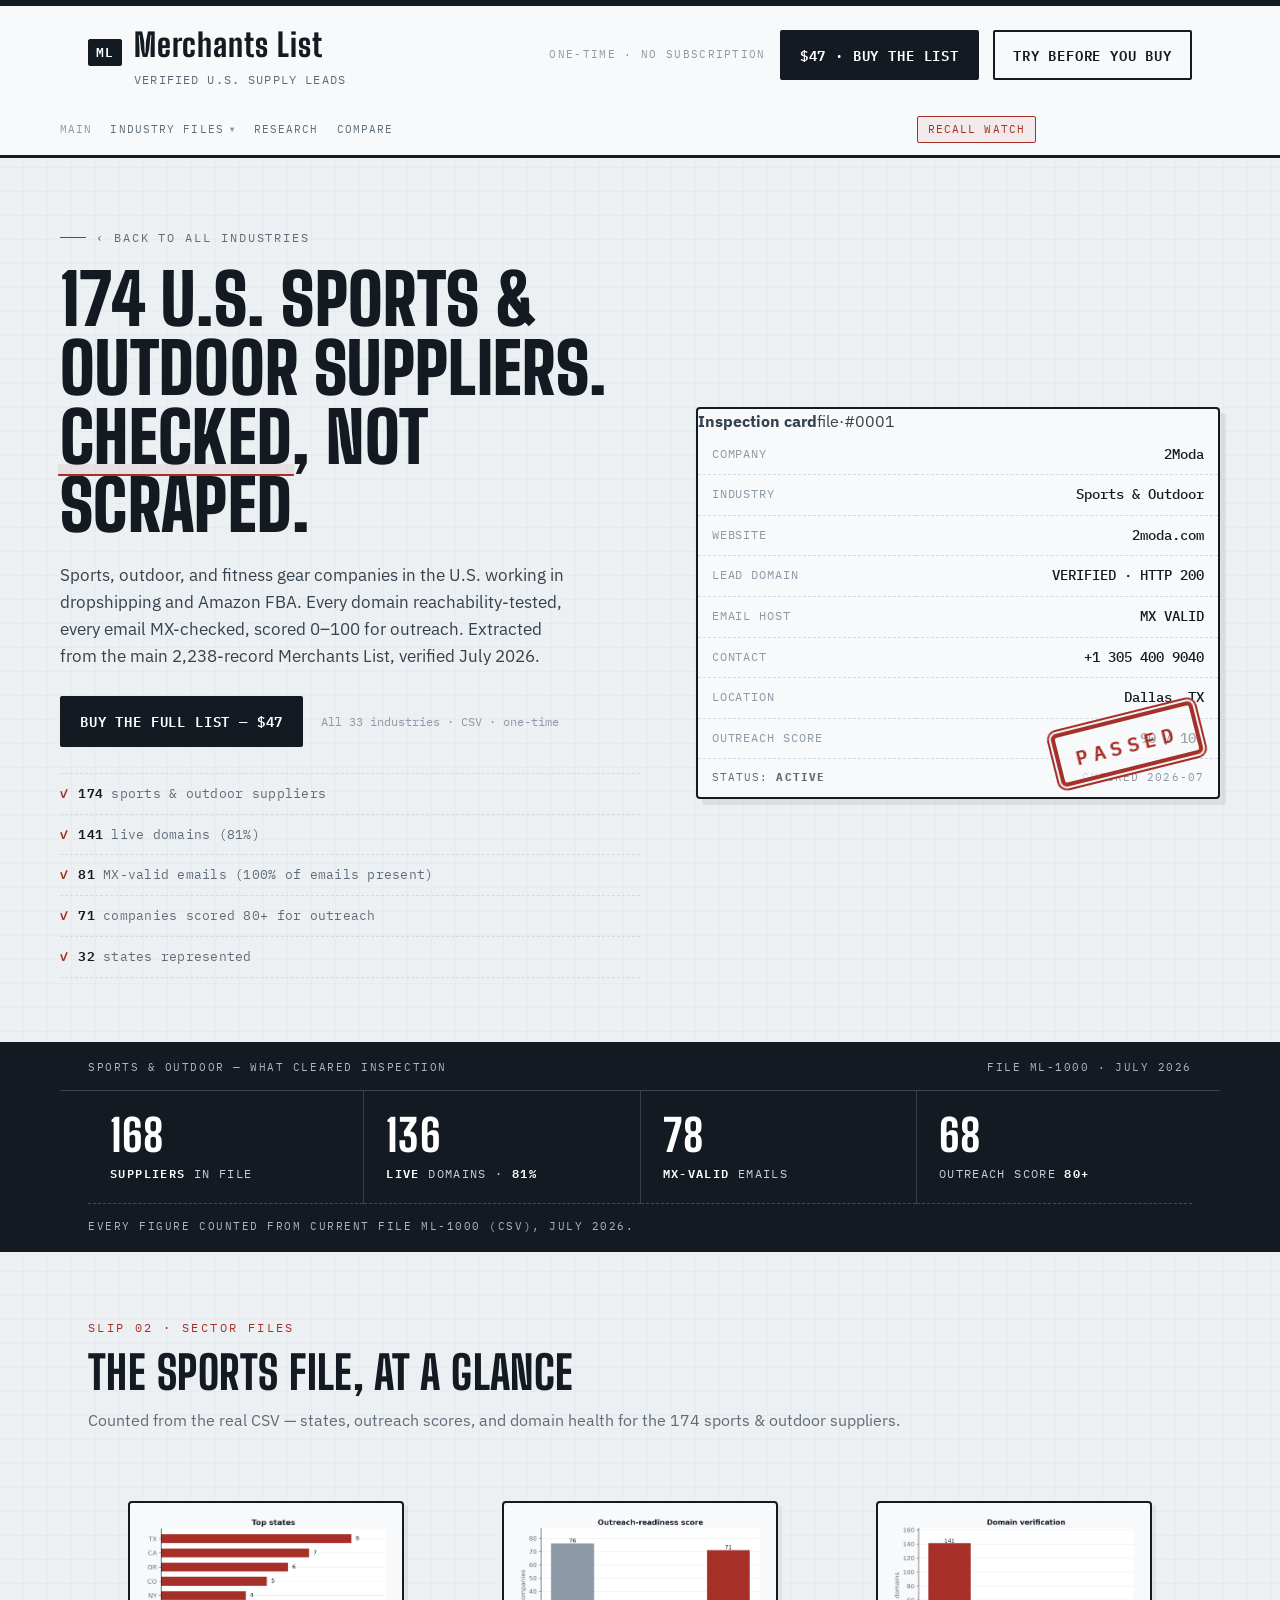
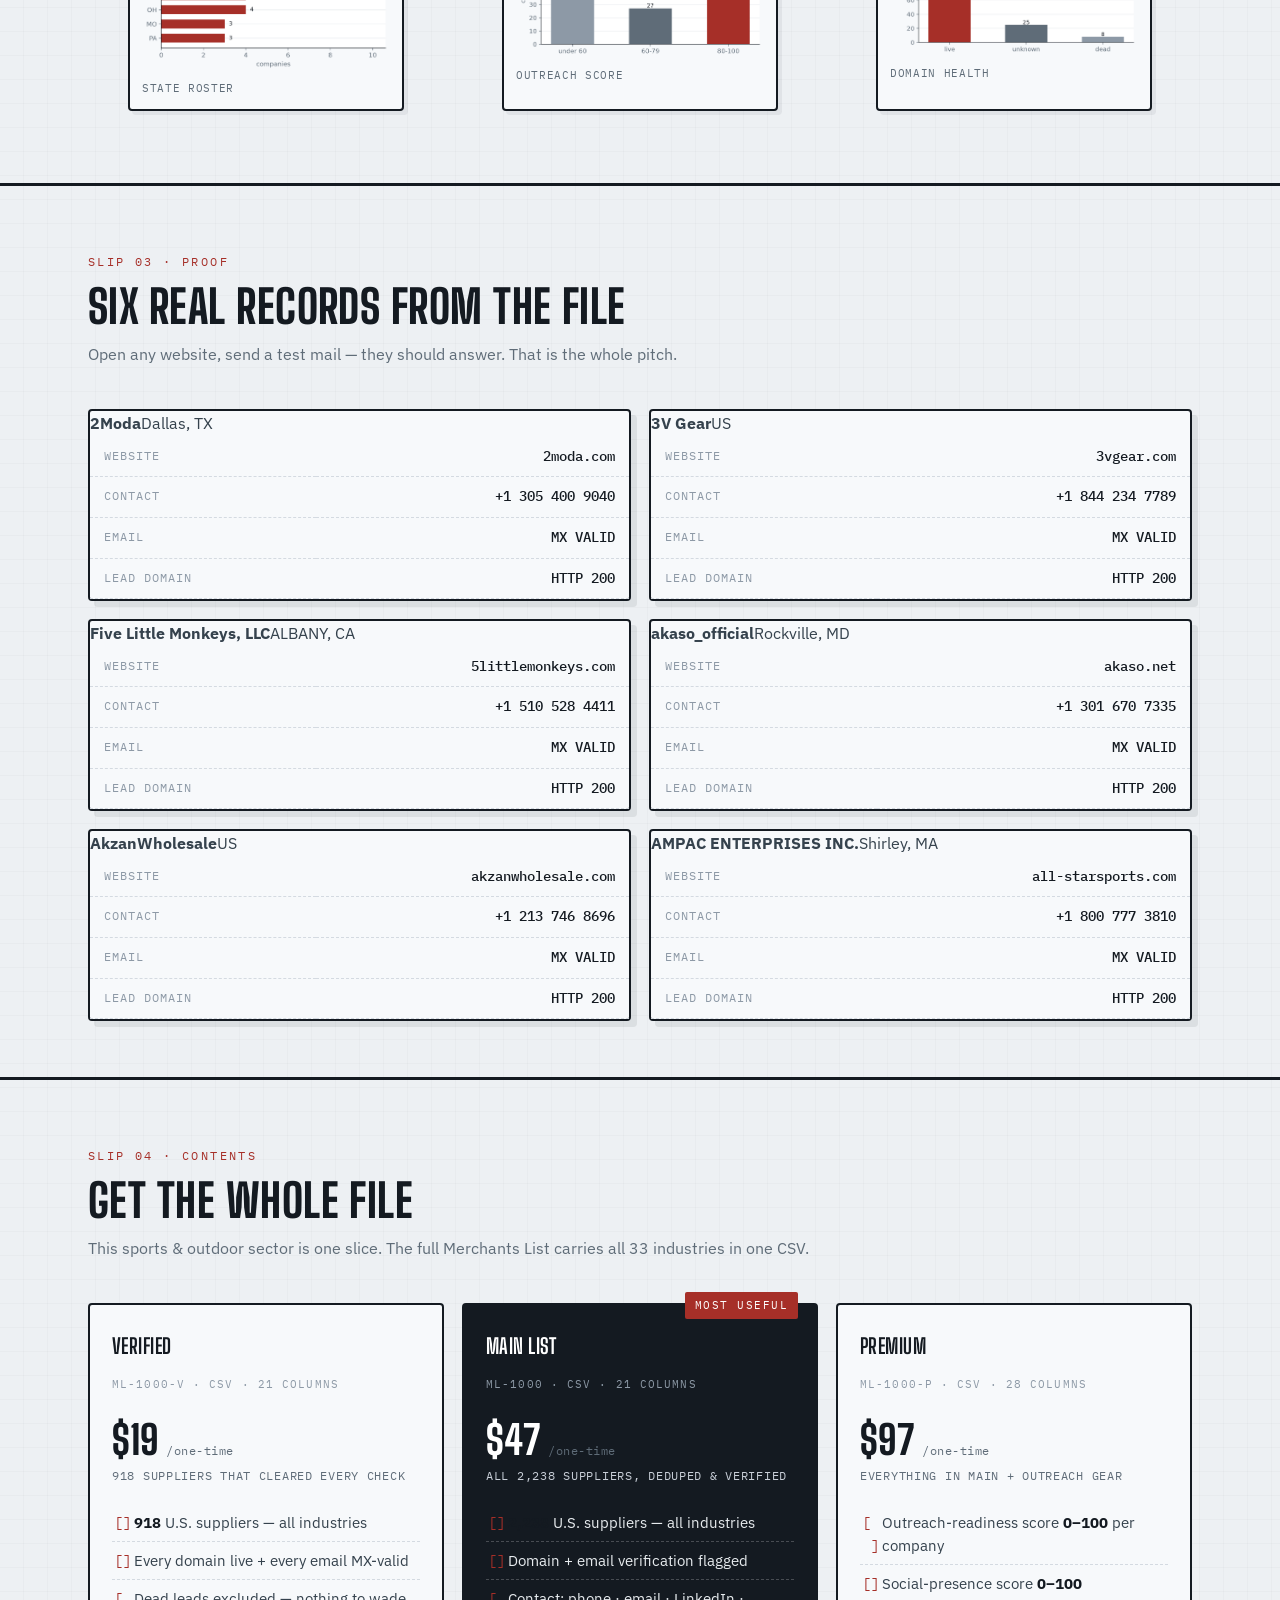
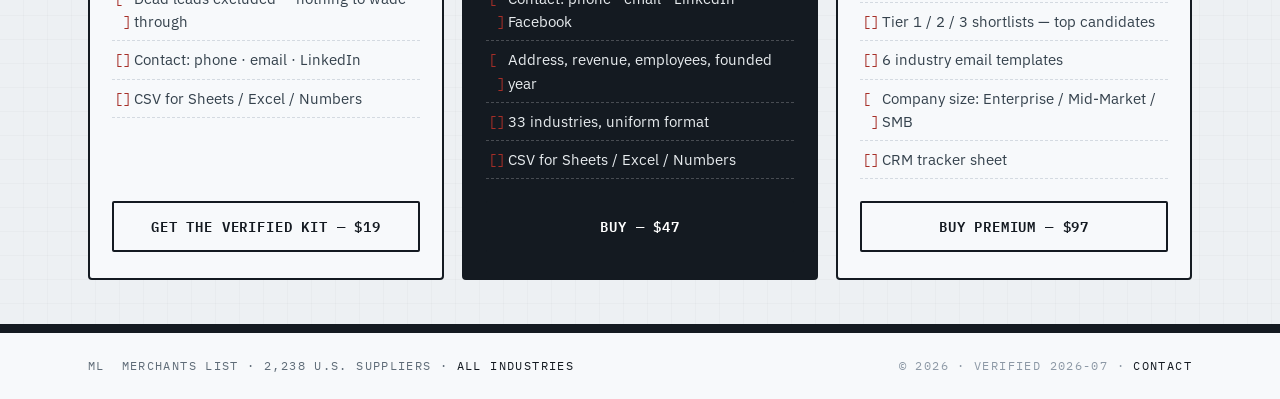
<file: sports-outdoor-suppliers.html>
<!DOCTYPE html>
<html lang="en">
<head>
<meta charset="utf-8">
<meta name="viewport" content="width=device-width, initial-scale=1">
<!-- Google tag (gtag.js) -->
<script async src="https://www.googletagmanager.com/gtag/js?id=G-BKWKCKYXVS"></script>
<script>
  window.dataLayer = window.dataLayer || [];
  function gtag(){dataLayer.push(arguments);}
  gtag('js', new Date());

  gtag('config', 'G-BKWKCKYXVS');
  </script>
<script src="/assets/analytics.js" defer></script>
<script>if(!location.pathname.endsWith("/")&&!location.pathname.endsWith(".html"))history.replaceState(null,"",location.pathname+"/")</script>
<title>174 U.S. Sports &amp; Outdoor Suppliers — Verified List | Merchants List</title>
<meta name="description" content="174 U.S.-based sports & outdoor suppliers for dropshipping and Amazon FBA: 141 live domains, 81 MX-valid emails, 71 companies scored 80+ for outreach. Real records, verified July 2026.">
<meta name="robots" content="index, follow, max-image-preview:large, max-snippet:-1, max-video-preview:-1">
<meta name="keywords" content="US sports suppliers, outdoor gear wholesale, sports dropshipping suppliers, camping wholesale suppliers, verified US suppliers">
<link rel="canonical" href="https://merchants.ai2eo.com/sports-outdoor-suppliers.html">
<meta property="og:type" content="article">
<meta property="og:site_name" content="Merchants List">
<meta property="og:title" content="174 U.S. Sports &amp; Outdoor Suppliers — Verified List">
<meta property="og:description" content="174 U.S.-based sports & outdoor suppliers for dropshipping and Amazon FBA: live domains, MX-valid emails, outreach scores. Verified July 2026.">
<meta property="og:url" content="https://merchants.ai2eo.com/sports-outdoor-suppliers.html">
<meta property="og:image" content="https://merchants.ai2eo.com/assets/tablo.png">
<meta property="og:locale" content="en_US">
<meta name="twitter:card" content="summary_large_image">
<meta name="twitter:title" content="174 U.S. Sports &amp; Outdoor Suppliers — Verified List">
<meta name="twitter:description" content="174 verified U.S. sports & outdoor suppliers for dropshipping and Amazon FBA. Live domains, valid emails, outreach scores.">
<meta name="twitter:image" content="https://merchants.ai2eo.com/assets/tablo.png">
<link rel="preconnect" href="https://fonts.googleapis.com">
<link rel="preconnect" href="https://fonts.gstatic.com" crossorigin>
<link href="https://fonts.googleapis.com/css2?family=Big+Shoulders+Display:wght@600;700;800;900&family=IBM+Plex+Mono:wght@400;500;600&family=IBM+Plex+Sans:wght@400;500;600;700&display=swap" rel="stylesheet">
<link rel="stylesheet" href="/assets/merchants.css">
<link rel="icon" type="image/svg+xml" href="/assets/favicon.svg">
<style>
  .charts{display:grid;grid-template-columns:repeat(3,1fr);gap:18px;padding:10px 0 56px}
  .chart{background:var(--panel);border:2px solid var(--carbon);border-radius:var(--r-card);padding:12px;box-shadow:4px 4px 0 rgba(20,26,33,.06)}
  .chart img{width:100%;height:auto;display:block}
  .sample-grid{display:grid;grid-template-columns:repeat(2,1fr);gap:18px;padding-bottom:56px}
  @media (max-width:960px){
    .charts{grid-template-columns:1fr}
    .sample-grid{grid-template-columns:1fr}
  }
</style>
</head>
<body id="top">
<a class="skip" href="#main">Skip to content</a>

<header class="masthead">
  <div class="masthead-inner">
    <div class="brand">
      <a class="brand-link" href="/index.html" aria-label="Merchants List home"><span class="mark" aria-hidden="true">ML</span>
      <div>
        <h1>Merchants List</h1>
        <p class="tagline">Verified U.S. supply leads</p>
      </div></a>
    </div>
    <div class="masthead-cta">
      <span class="masthead-meta">One-time · no subscription</span>
      <a class="btn btn-primary" href="https://tachyon80.gumroad.com/l/atvkft" aria-label="Buy the full list for 47 dollars">$47 · Buy the list</a>
      <a class="btn btn-ghost" href="#" onclick="return openTryModal()">Try before you buy</a>
    </div>
  </div>
  <div class="wrap seo-nav" aria-label="Site navigation">
    <div class="nav-ctl">
      <a class="nav-label" href="/index.html">Main</a>
      <div class="drop" id="nav-drop">
        <button type="button" class="drop-toggle" aria-haspopup="true" aria-expanded="false" id="nav-industries">Industry files <span class="arrow">▼</span></button>
        <nav class="drop-menu" aria-label="Industry files">
          <a href="/retail-suppliers.html">Retail &amp; E-commerce</a>
          <a href="/wholesale-suppliers.html">Wholesale &amp; Distribution</a>
          <a href="/food-beverage-suppliers.html">Food &amp; Beverage</a>
          <a href="/beauty-cosmetics-suppliers.html">Beauty &amp; Cosmetics</a>
          <a class="cur" href="/sports-outdoor-suppliers.html">Sports &amp; Outdoor</a>
          <a href="/electronics-tech-suppliers.html">Electronics &amp; Tech</a>
          <a href="/apparel-fashion-suppliers.html">Apparel &amp; Fashion</a>
          <a href="/pet-suppliers.html">Pet Products</a>
        </nav>
      </div>
      <a href="/blog.html">Research</a>
      <a href="/compare.html">Compare</a>
    </div>
    <a class="nav-recall" href="/recall-watch.html">Recall Watch</a>
  </div>
</header>

<main id="main">

  <section class="hero" aria-labelledby="hero-h">
    <div class="wrap hero-grid">
      <div>
        <p class="kicker"><a href="/index.html" class="mono" style="text-decoration:none;color:inherit">‹ back to all industries</a></p>
        <h2 id="hero-h">174 U.S. sports &amp; outdoor suppliers.<br><span class="stamp-underline">Checked</span>, not scraped.</h2>
        <p class="lede">Sports, outdoor, and fitness gear companies in the U.S. working in dropshipping and Amazon FBA. Every domain reachability-tested, every email MX-checked, scored 0–100 for outreach. Extracted from the main 2,238-record Merchants List, verified July 2026.</p>

        <div class="cta-row">
          <a class="btn btn-primary" href="https://tachyon80.gumroad.com/l/atvkft" aria-label="Buy the full list for 47 dollars on Gumroad">Buy the full list — $47</a>
          <span class="cta-note mono">All 33 industries · CSV · one-time</span>
        </div>

        <ul class="prelist" aria-label="Sports & Outdoor sector verification">
          <li><span class="ck">✓</span><span><b>174</b> sports &amp; outdoor suppliers</span></li>
          <li><span class="ck">✓</span><span><b>141</b> live domains (81%)</span></li>
          <li><span class="ck">✓</span><span><b>81</b> MX-valid emails (100% of emails present)</span></li>
          <li><span class="ck">✓</span><span><b>71</b> companies scored 80+ for outreach</span></li>
          <li><span class="ck">✓</span><span><b>32</b> states represented</span></li>
        </ul>
      </div>

      <div class="inspection rv" role="img" aria-label="Sample of a verified sports &amp; outdoor supplier record">
        <div class="cap"><b>Inspection card</b><span>file·#0001</span></div>
        <table>
          <tr><td class="k">Company</td><td class="v">2Moda</td></tr>
          <tr><td class="k">Industry</td><td class="v">Sports &amp; Outdoor</td></tr>
          <tr><td class="k">Website</td><td class="v">2moda.com</td></tr>
          <tr><td class="k">Lead domain</td><td class="v ok">VERIFIED · HTTP 200</td></tr>
          <tr><td class="k">Email host</td><td class="v ok">MX VALID</td></tr>
          <tr><td class="k">Contact</td><td class="v">+1 305 400 9040</td></tr>
          <tr><td class="k">Location</td><td class="v">Dallas, TX</td></tr>
          <tr><td class="k">Outreach score</td><td class="v">90 / 100</td></tr>
        </table>
        <div class="foot"><span>Status: <b class="ok">Active</b></span><time>checked 2026-07</time></div>
        <div class="stamp" aria-hidden="true">Passed</div>
      </div>
    </div>
  </section>

  <section class="tally" aria-labelledby="tally-h">
    <div class="ticker-hd wrap">
      <span id="tally-h">Sports &amp; Outdoor — what cleared inspection</span>
      <span>file ML-1000 · July 2026</span>
    </div>
    <div class="wrap">
      <div class="strip rv">
        <div class="ticket"><div class="n"><span class="c" data-n="174">174</span></div><div class="l"><b>suppliers</b> in file</div></div>
        <div class="ticket"><div class="n"><span class="c" data-n="141">141</span></div><div class="l"><b>live</b> domains · <b>81%</b></div></div>
        <div class="ticket"><div class="n"><span class="c" data-n="81">81</span></div><div class="l"><b class="t">mx-valid</b> emails</div></div>
        <div class="ticket"><div class="n"><span class="c" data-n="71">71</span></div><div class="l">outreach score <b>80+</b></div></div>
      </div>
    </div>
    <div class="tally-foot wrap">Every figure counted from current file ML-1000 (CSV), July 2026.</div>
  </section>

  <section class="block" aria-labelledby="charts-h">
    <div class="wrap">
      <div class="sechd">
        <p class="no">Slip 02 · Sector files</p>
        <h3 id="charts-h">the sports file, at a glance</h3>
        <p class="sub">Counted from the real CSV — states, outreach scores, and domain health for the 174 sports &amp; outdoor suppliers.</p>
      </div>
      <div class="charts rv">
        <figure class="chart"><img class="lb" src="/assets/sports_states.png" alt="Sports and outdoor suppliers: Texas 9, California 7, Oregon 6, Colorado 5"><figcaption class="mono" style="font-size:11px;color:var(--slate);margin-top:8px;letter-spacing:.06em">STATE ROSTER</figcaption></figure>
        <figure class="chart"><img class="lb" src="/assets/sports_outreach.png" alt="Outreach-readiness score distribution: 71 companies score 80 to 100, 27 score 60 to 79, 76 under 60."><figcaption class="mono" style="font-size:11px;color:var(--slate);margin-top:8px;letter-spacing:.06em">OUTREACH SCORE</figcaption></figure>
        <figure class="chart"><img class="lb" src="/assets/sports_domains.png" alt="Sports and outdoor suppliers: 141 live domains, 25 unknown, 8 dead."><figcaption class="mono" style="font-size:11px;color:var(--slate);margin-top:8px;letter-spacing:.06em">DOMAIN HEALTH</figcaption></figure>
      </div>
    </div>
  </section>

  <section class="block" aria-labelledby="sample-h">
    <div class="wrap">
      <div class="sechd">
        <p class="no">Slip 03 · Proof</p>
        <h3 id="sample-h">Six real records from the file</h3>
        <p class="sub">Open any website, send a test mail — they should answer. That is the whole pitch.</p>
      </div>
      <div class="sample-grid rv">
        <div class="inspection" role="img" aria-label="Verified supplier record">
          <div class="cap"><b>2Moda</b><span>Dallas, TX</span></div>
          <table>
            <tr><td class="k">Website</td><td class="v">2moda.com</td></tr>
            <tr><td class="k">Contact</td><td class="v">+1 305 400 9040</td></tr>
            <tr><td class="k">Email</td><td class="v ok">MX VALID</td></tr>
            <tr><td class="k">Lead domain</td><td class="v ok">HTTP 200</td></tr>
          </table>
        </div>
        <div class="inspection" role="img" aria-label="Verified supplier record">
          <div class="cap"><b>3V Gear</b><span>US</span></div>
          <table>
            <tr><td class="k">Website</td><td class="v">3vgear.com</td></tr>
            <tr><td class="k">Contact</td><td class="v">+1 844 234 7789</td></tr>
            <tr><td class="k">Email</td><td class="v ok">MX VALID</td></tr>
            <tr><td class="k">Lead domain</td><td class="v ok">HTTP 200</td></tr>
          </table>
        </div>
        <div class="inspection" role="img" aria-label="Verified supplier record">
          <div class="cap"><b>Five Little Monkeys, LLC</b><span>ALBANY, CA</span></div>
          <table>
            <tr><td class="k">Website</td><td class="v">5littlemonkeys.com</td></tr>
            <tr><td class="k">Contact</td><td class="v">+1 510 528 4411</td></tr>
            <tr><td class="k">Email</td><td class="v ok">MX VALID</td></tr>
            <tr><td class="k">Lead domain</td><td class="v ok">HTTP 200</td></tr>
          </table>
        </div>
        <div class="inspection" role="img" aria-label="Verified supplier record">
          <div class="cap"><b>akaso_official</b><span>Rockville, MD</span></div>
          <table>
            <tr><td class="k">Website</td><td class="v">akaso.net</td></tr>
            <tr><td class="k">Contact</td><td class="v">+1 301 670 7335</td></tr>
            <tr><td class="k">Email</td><td class="v ok">MX VALID</td></tr>
            <tr><td class="k">Lead domain</td><td class="v ok">HTTP 200</td></tr>
          </table>
        </div>
        <div class="inspection" role="img" aria-label="Verified supplier record">
          <div class="cap"><b>AkzanWholesale</b><span>US</span></div>
          <table>
            <tr><td class="k">Website</td><td class="v">akzanwholesale.com</td></tr>
            <tr><td class="k">Contact</td><td class="v">+1 213 746 8696</td></tr>
            <tr><td class="k">Email</td><td class="v ok">MX VALID</td></tr>
            <tr><td class="k">Lead domain</td><td class="v ok">HTTP 200</td></tr>
          </table>
        </div>
        <div class="inspection" role="img" aria-label="Verified supplier record">
          <div class="cap"><b>AMPAC ENTERPRISES INC.</b><span>Shirley, MA</span></div>
          <table>
            <tr><td class="k">Website</td><td class="v">all-starsports.com</td></tr>
            <tr><td class="k">Contact</td><td class="v">+1 800 777 3810</td></tr>
            <tr><td class="k">Email</td><td class="v ok">MX VALID</td></tr>
            <tr><td class="k">Lead domain</td><td class="v ok">HTTP 200</td></tr>
          </table>
        </div>
      </div>
    </div>
  </section>

  <section class="block" aria-labelledby="price-h">
    <div class="wrap">
      <div class="sechd">
        <p class="no">Slip 04 · Contents</p>
        <h3 id="price-h">Get the whole file</h3>
        <p class="sub">This sports &amp; outdoor sector is one slice. The full Merchants List carries all 33 industries in one CSV.</p>
      </div>
      <div class="tiers rv">
        <div class="tier">
          <h4>Verified</h4>
          <p class="tbl-meta">ML-1000-V · CSV · 21 columns</p>
          <div class="price">$19<small> /one-time</small></div>
          <p class="listing">918 suppliers that cleared every check</p>
          <ul>
            <li><b>918</b> U.S. suppliers — all industries</li>
            <li>Every domain live + every email MX-valid</li>
            <li>Dead leads excluded — nothing to wade through</li>
            <li>Contact: phone · email · LinkedIn</li>
            <li>CSV for Sheets / Excel / Numbers</li>
          </ul>
          <a class="btn" href="https://tachyon80.gumroad.com/l/afkbcm" aria-label="Buy the verified list for 19 dollars">Get the Verified Kit — $19</a>
        </div>
        <div class="tier lead">
          <div class="ribbon">Most useful</div>
          <h4>Main list</h4>
          <p class="tbl-meta">ML-1000 · CSV · 21 columns</p>
          <div class="price">$47<small> /one-time</small></div>
          <p class="listing">All 2,238 suppliers, deduped &amp; verified</p>
          <ul>
            <li><b>2,238</b> U.S. suppliers — all industries</li>
            <li>Domain + email verification flagged</li>
            <li>Contact: phone · email · LinkedIn · Facebook</li>
            <li>Address, revenue, employees, founded year</li>
            <li>33 industries, uniform format</li>
            <li>CSV for Sheets / Excel / Numbers</li>
          </ul>
          <a class="btn btn-primary" href="https://tachyon80.gumroad.com/l/atvkft" aria-label="Buy the main list for 47 dollars">Buy — $47</a>
        </div>
        <div class="tier">
          <h4>Premium</h4>
          <p class="tbl-meta">ML-1000-P · CSV · 28 columns</p>
          <div class="price">$97<small> /one-time</small></div>
          <p class="listing">Everything in Main + outreach gear</p>
          <ul>
            <li>Outreach-readiness score <b>0–100</b> per company</li>
            <li>Social-presence score <b>0–100</b></li>
            <li>Tier 1 / 2 / 3 shortlists — top candidates</li>
            <li>6 industry email templates</li>
            <li>Company size: Enterprise / Mid-Market / SMB</li>
            <li>CRM tracker sheet</li>
          </ul>
          <a class="btn" href="https://tachyon80.gumroad.com/l/xmrkpc" aria-label="Buy Premium for 97 dollars">Buy Premium — $97</a>
        </div>
      </div>
    </div>
  </section>

</main>

<footer>
  <div class="wrap">
    <span class="l"><span class="mark">ML</span>&nbsp; Merchants List · 2,238 U.S. suppliers · <a href="/index.html">all industries</a></span>
    <span class="r">© 2026 · verified 2026-07 · <a href="mailto:info@ai2eo.com">contact</a></span>
  </div>
</footer>

<div id="lightbox" class="lightbox" aria-hidden="true">
  <button type="button" id="lb-close" class="lb-close" aria-label="Close image">✕</button>
  <figure>
    <img id="lb-img" alt="">
    <figcaption id="lb-cap"></figcaption>
  </figure>
</div>

</div>

<div id="try-modal" class="try-modal" aria-hidden="true">
  <div class="try-backdrop" data-close></div>
  <div class="try-dialog" role="dialog" aria-modal="true" aria-labelledby="try-title">
    <button type="button" class="try-close" data-close aria-label="Close">✕</button>
    <p class="try-kicker">Free sample · no charge</p>
    <h3 id="try-title">Try before you buy</h3>
    <p class="try-sub">Enter your email and get 26 verified U.S. supplier leads — 2 from each of 13 industries. Emails masked, every domain live, every lead real.</p>
    <form id="try-form" action="https://formspree.io/f/xdenbzpa" method="POST" novalidate>
      <label class="try-label" for="try-email">Email address</label>
      <input class="try-input" type="email" id="try-email" name="email" placeholder="you@example.com" required>
      <div class="try-error" role="alert" hidden>Enter a valid email address.</div>
      <button type="submit" class="btn btn-primary try-submit">Get the sample</button>
      <p class="try-fine">26 leads · CSV · no spam</p>
    </form>
    <div class="try-success" hidden>
      <p class="try-success-title">Check your inbox.</p>
      <p class="try-success-sub">Your sample is downloading. We also emailed you a copy.</p>
    </div>
  </div>


<script>
(function(){
  "use strict";
  var reduce = window.matchMedia && window.matchMedia("(prefers-reduced-motion: reduce)").matches;
  /* Try before you buy modal */
  var tryModal = document.getElementById("try-modal");
  var tryForm = document.getElementById("try-form");
  var tryEmail = document.getElementById("try-email");
  var tryError = document.querySelector(".try-error");
  var trySuccess = document.querySelector(".try-success");

  window.openTryModal = function(){
    if (!tryModal) return false;
    tryModal.classList.add("open");
    document.body.classList.add("try-open");
    tryModal.setAttribute("aria-hidden", "false");
    if (tryEmail) setTimeout(function(){ tryEmail.focus(); }, 60);
    return false;
  };
  window.closeTryModal = function(){
    if (!tryModal) return;
    tryModal.classList.remove("open");
    document.body.classList.remove("try-open");
    tryModal.setAttribute("aria-hidden", "true");
  };
  if (tryModal){
    tryModal.querySelectorAll("[data-close]").forEach(function(el){
      el.addEventListener("click", closeTryModal);
    });
  }
  if (tryForm){
    tryForm.addEventListener("submit", function(e){
      e.preventDefault();
      var val = tryEmail ? tryEmail.value.trim() : "";
      if (!val || val.indexOf("@") < 1){
        if (tryError) tryError.hidden = false;
        return;
      }
      if (tryError) tryError.hidden = true;
      fetch(tryForm.getAttribute("action"), {
        method: "POST",
        body: new FormData(tryForm),
        headers: { "Accept": "application/json" }
      }).then(function(){
        window.location.href = "/sample.csv";
        tryForm.style.display = "none";
        if (trySuccess) trySuccess.hidden = false;
      }).catch(function(){
        window.location.href = "/sample.csv";
        tryForm.style.display = "none";
        if (trySuccess) trySuccess.hidden = false;
      });
    });
  }

  var drops = document.querySelectorAll(".drop");
  drops.forEach(function(d){
    var toggle = d.querySelector(".drop-toggle");
    if (!toggle) return;
    toggle.addEventListener("click", function(e){
      e.preventDefault();
      e.stopPropagation();
      var open = d.classList.toggle("open");
      toggle.setAttribute("aria-expanded", open ? "true" : "false");
    });
  });
  document.addEventListener("click", function(e){
    if (!e.target.closest(".drop")){
      drops.forEach(function(d){
        d.classList.remove("open");
        var t = d.querySelector(".drop-toggle");
        if (t) t.setAttribute("aria-expanded", "false");
      });
    }
  });
  document.addEventListener("keydown", function(e){
    if (e.key === "Escape"){
      drops.forEach(function(d){
        d.classList.remove("open");
        var t = d.querySelector(".drop-toggle");
        if (t) t.setAttribute("aria-expanded", "false");
      });
    }
  });
  var counters = document.querySelectorAll(".ticket .c");
  if (counters.length && !reduce) {
    var fmt = new Intl.NumberFormat("en-US");
    function run(el){
      var target = parseInt(el.getAttribute("data-n"), 10);
      var dur = 1100, t0 = null;
      function frame(ts){
        if (!t0) t0 = ts;
        var p = Math.min(1, (ts - t0) / dur);
        var eased = 1 - Math.pow(1 - p, 3);
        el.textContent = fmt.format(Math.round(target * eased));
        if (p < 1) requestAnimationFrame(frame);
      }
      requestAnimationFrame(frame);
    }
    var io = new IntersectionObserver(function(entries){
      entries.forEach(function(e){
        if (e.isIntersecting){ run(e.target); io.unobserve(e.target); }
      });
    }, {threshold: .4});
    counters.forEach(function(c){ io.observe(c); });
  }
  var reveals = document.querySelectorAll(".rv");
  if (reveals.length && !reduce && "IntersectionObserver" in window){
    var rv = new IntersectionObserver(function(entries){
      entries.forEach(function(e){
        if (e.isIntersecting){ e.target.classList.add("in"); rv.unobserve(e.target); }
      });
    }, {threshold: .12, rootMargin: "0px 0px -8% 0px"});
    reveals.forEach(function(el){ rv.observe(el); });
  } else {
    reveals.forEach(function(el){ el.classList.add("in"); });
  }

  /* Lightbox for chart images */
  var lb = document.getElementById("lightbox");
  var lbImg = document.getElementById("lb-img");
  var lbCap = document.getElementById("lb-cap");
  function openLb(src, cap){
    if (!lb) return;
    lbImg.src = src;
    if (lbCap){ lbCap.textContent = cap || ""; }
    lb.classList.add("open");
    document.body.classList.add("lb-open");
  }
  function closeLb(){
    if (!lb) return;
    lb.classList.remove("open");
    document.body.classList.remove("lb-open");
    lbImg.src = "";
  }
  document.querySelectorAll("figure img.lb").forEach(function(img){
    img.addEventListener("click", function(){
      openLb(img.currentSrc || img.src, img.alt);
    });
  });
  if (lb){
    lb.addEventListener("click", function(e){
      if (e.target === lb || e.target === lbImg) closeLb();
    });
    document.getElementById("lb-close").addEventListener("click", closeLb);
    document.addEventListener("keydown", function(e){
      if (e.key === "Escape") closeLb();
    });
  }
})();
</script>

</body>
</html>
</file>
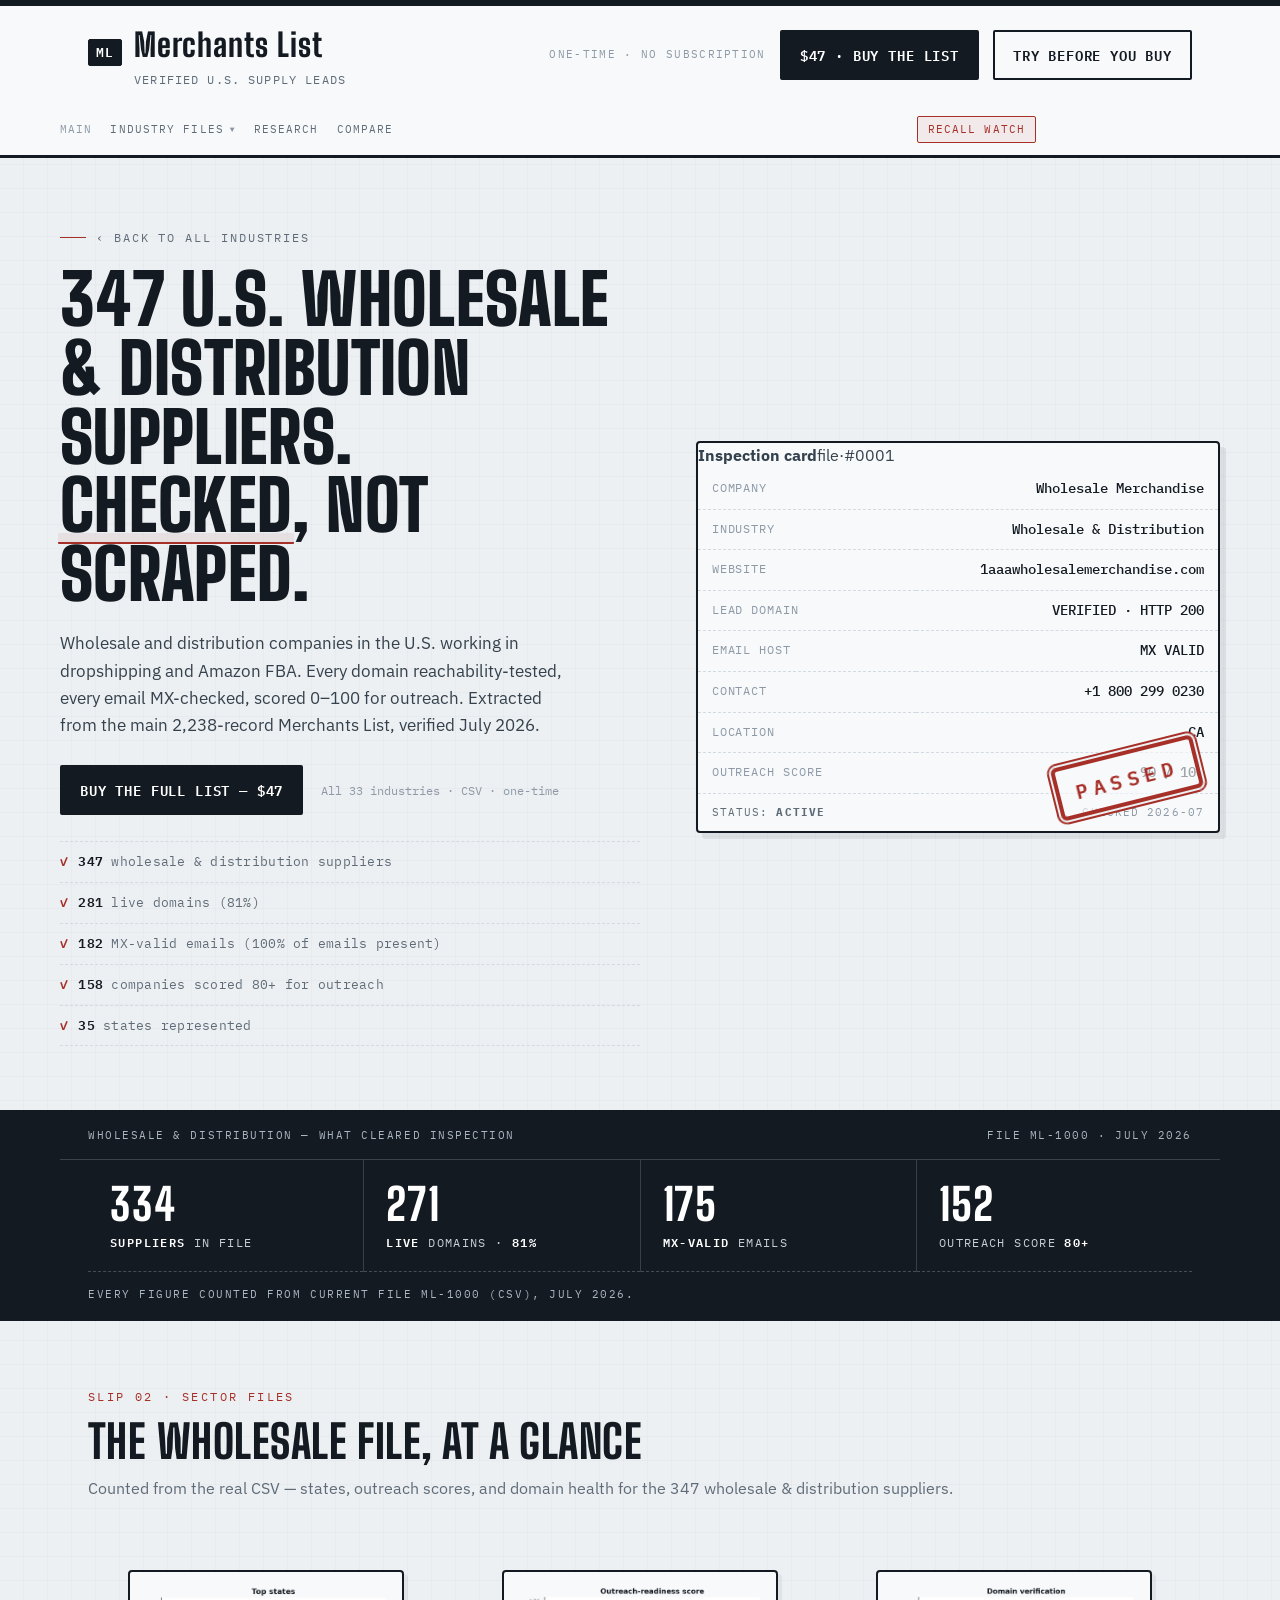
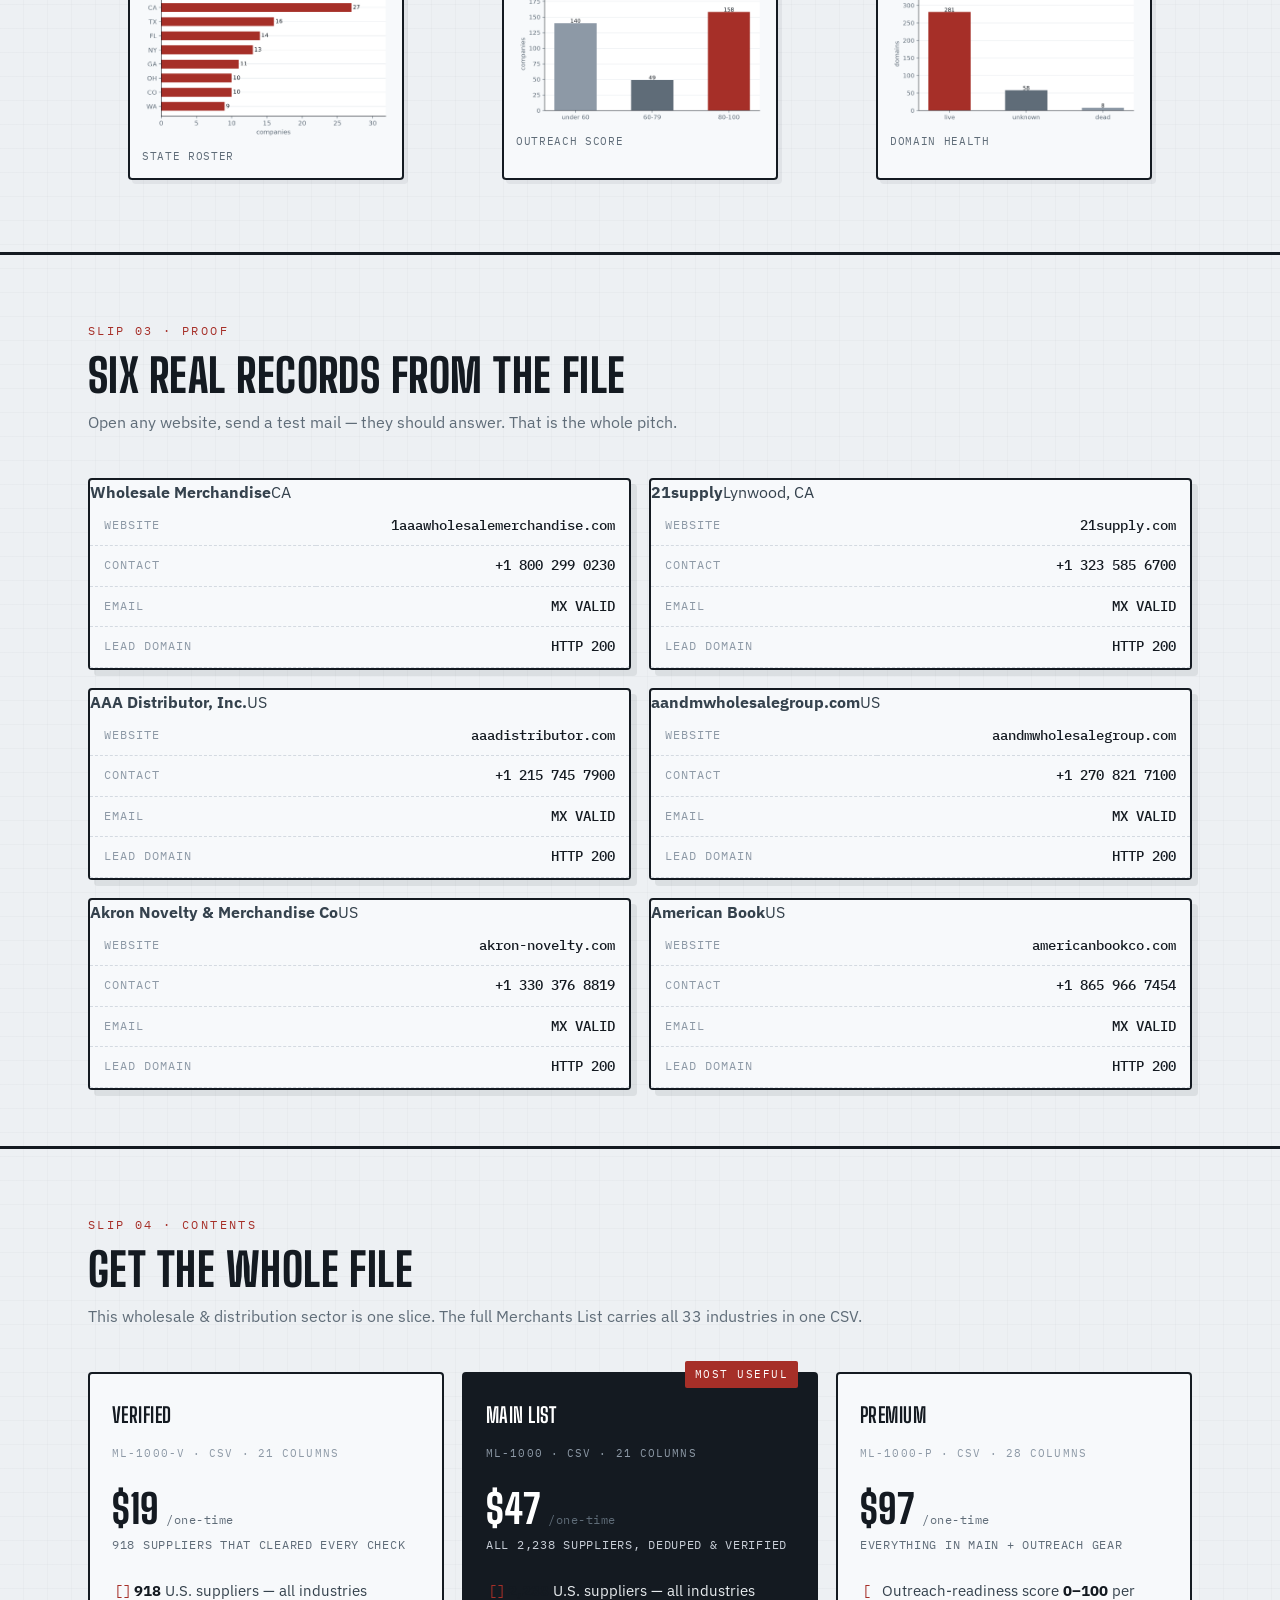
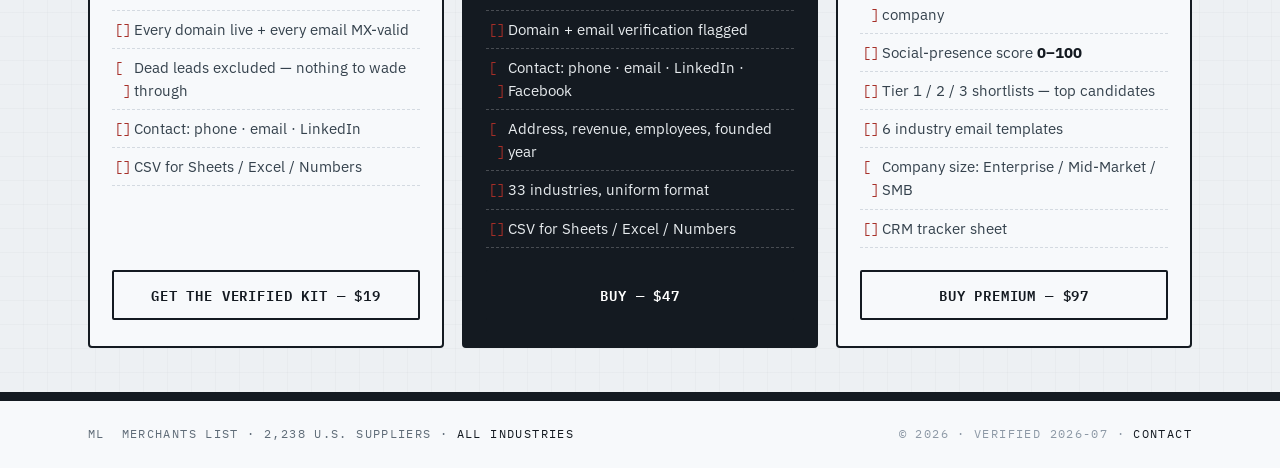
<file: wholesale-suppliers.html>
<!DOCTYPE html>
<html lang="en">
<head>
<meta charset="utf-8">
<meta name="viewport" content="width=device-width, initial-scale=1">
<!-- Google tag (gtag.js) -->
<script async src="https://www.googletagmanager.com/gtag/js?id=G-BKWKCKYXVS"></script>
<script>
  window.dataLayer = window.dataLayer || [];
  function gtag(){dataLayer.push(arguments);}
  gtag('js', new Date());

  gtag('config', 'G-BKWKCKYXVS');
  </script>
<script src="/assets/analytics.js" defer></script>
<script>if(!location.pathname.endsWith("/")&&!location.pathname.endsWith(".html"))history.replaceState(null,"",location.pathname+"/")</script>
<title>347 U.S. Wholesale &amp; Distribution Suppliers — Verified List | Merchants List</title>
<meta name="description" content="347 U.S.-based wholesale & distribution suppliers for dropshipping and Amazon FBA: 281 live domains, 182 MX-valid emails, 158 companies scored 80+ for outreach. Real records, verified July 2026.">
<meta name="robots" content="index, follow, max-image-preview:large, max-snippet:-1, max-video-preview:-1">
<meta name="keywords" content="US wholesale suppliers, wholesale distribution suppliers, wholesale dropshipping, wholesale supplier list, verified US suppliers">
<link rel="canonical" href="https://merchants.ai2eo.com/wholesale-suppliers.html">
<meta property="og:type" content="article">
<meta property="og:site_name" content="Merchants List">
<meta property="og:title" content="347 U.S. Wholesale &amp; Distribution Suppliers — Verified List">
<meta property="og:description" content="347 U.S.-based wholesale & distribution suppliers for dropshipping and Amazon FBA: live domains, MX-valid emails, outreach scores. Verified July 2026.">
<meta property="og:url" content="https://merchants.ai2eo.com/wholesale-suppliers.html">
<meta property="og:image" content="https://merchants.ai2eo.com/assets/tablo.png">
<meta property="og:locale" content="en_US">
<meta name="twitter:card" content="summary_large_image">
<meta name="twitter:title" content="347 U.S. Wholesale &amp; Distribution Suppliers — Verified List">
<meta name="twitter:description" content="347 verified U.S. wholesale & distribution suppliers for dropshipping and Amazon FBA. Live domains, valid emails, outreach scores.">
<meta name="twitter:image" content="https://merchants.ai2eo.com/assets/tablo.png">
<link rel="preconnect" href="https://fonts.googleapis.com">
<link rel="preconnect" href="https://fonts.gstatic.com" crossorigin>
<link href="https://fonts.googleapis.com/css2?family=Big+Shoulders+Display:wght@600;700;800;900&family=IBM+Plex+Mono:wght@400;500;600&family=IBM+Plex+Sans:wght@400;500;600;700&display=swap" rel="stylesheet">
<link rel="stylesheet" href="/assets/merchants.css">
<link rel="icon" type="image/svg+xml" href="/assets/favicon.svg">
<style>
  .charts{display:grid;grid-template-columns:repeat(3,1fr);gap:18px;padding:10px 0 56px}
  .chart{background:var(--panel);border:2px solid var(--carbon);border-radius:var(--r-card);padding:12px;box-shadow:4px 4px 0 rgba(20,26,33,.06)}
  .chart img{width:100%;height:auto;display:block}
  .sample-grid{display:grid;grid-template-columns:repeat(2,1fr);gap:18px;padding-bottom:56px}
  @media (max-width:960px){
    .charts{grid-template-columns:1fr}
    .sample-grid{grid-template-columns:1fr}
  }
</style>
</head>
<body id="top">
<a class="skip" href="#main">Skip to content</a>

<header class="masthead">
  <div class="masthead-inner">
    <div class="brand">
      <a class="brand-link" href="/index.html" aria-label="Merchants List home"><span class="mark" aria-hidden="true">ML</span>
      <div>
        <h1>Merchants List</h1>
        <p class="tagline">Verified U.S. supply leads</p>
      </div></a>
    </div>
    <div class="masthead-cta">
      <span class="masthead-meta">One-time · no subscription</span>
      <a class="btn btn-primary" href="https://tachyon80.gumroad.com/l/atvkft" aria-label="Buy the full list for 47 dollars">$47 · Buy the list</a>
      <a class="btn btn-ghost" href="#" onclick="return openTryModal()">Try before you buy</a>
    </div>
  </div>
  <div class="wrap seo-nav" aria-label="Site navigation">
    <div class="nav-ctl">
      <a class="nav-label" href="/index.html">Main</a>
      <div class="drop" id="nav-drop">
        <button type="button" class="drop-toggle" aria-haspopup="true" aria-expanded="false" id="nav-industries">Industry files <span class="arrow">▼</span></button>
        <nav class="drop-menu" aria-label="Industry files">
          <a href="/retail-suppliers.html">Retail &amp; E-commerce</a>
          <a class="cur" href="/wholesale-suppliers.html">Wholesale &amp; Distribution</a>
          <a href="/food-beverage-suppliers.html">Food &amp; Beverage</a>
          <a href="/beauty-cosmetics-suppliers.html">Beauty &amp; Cosmetics</a>
          <a href="/sports-outdoor-suppliers.html">Sports &amp; Outdoor</a>
          <a href="/electronics-tech-suppliers.html">Electronics &amp; Tech</a>
          <a href="/apparel-fashion-suppliers.html">Apparel &amp; Fashion</a>
          <a href="/pet-suppliers.html">Pet Products</a>
        </nav>
      </div>
      <a href="/blog.html">Research</a>
      <a href="/compare.html">Compare</a>
    </div>
    <a class="nav-recall" href="/recall-watch.html">Recall Watch</a>
  </div>
</header>

<main id="main">

  <section class="hero" aria-labelledby="hero-h">
    <div class="wrap hero-grid">
      <div>
        <p class="kicker"><a href="/index.html" class="mono" style="text-decoration:none;color:inherit">‹ back to all industries</a></p>
        <h2 id="hero-h">347 U.S. wholesale &amp; distribution suppliers.<br><span class="stamp-underline">Checked</span>, not scraped.</h2>
        <p class="lede">Wholesale and distribution companies in the U.S. working in dropshipping and Amazon FBA. Every domain reachability-tested, every email MX-checked, scored 0–100 for outreach. Extracted from the main 2,238-record Merchants List, verified July 2026.</p>

        <div class="cta-row">
          <a class="btn btn-primary" href="https://tachyon80.gumroad.com/l/atvkft" aria-label="Buy the full list for 47 dollars on Gumroad">Buy the full list — $47</a>
          <span class="cta-note mono">All 33 industries · CSV · one-time</span>
        </div>

        <ul class="prelist" aria-label="Wholesale & Distribution sector verification">
          <li><span class="ck">✓</span><span><b>347</b> wholesale &amp; distribution suppliers</span></li>
          <li><span class="ck">✓</span><span><b>281</b> live domains (81%)</span></li>
          <li><span class="ck">✓</span><span><b>182</b> MX-valid emails (100% of emails present)</span></li>
          <li><span class="ck">✓</span><span><b>158</b> companies scored 80+ for outreach</span></li>
          <li><span class="ck">✓</span><span><b>35</b> states represented</span></li>
        </ul>
      </div>

      <div class="inspection rv" role="img" aria-label="Sample of a verified wholesale &amp; distribution supplier record">
        <div class="cap"><b>Inspection card</b><span>file·#0001</span></div>
        <table>
          <tr><td class="k">Company</td><td class="v">Wholesale Merchandise</td></tr>
          <tr><td class="k">Industry</td><td class="v">Wholesale &amp; Distribution</td></tr>
          <tr><td class="k">Website</td><td class="v">1aaawholesalemerchandise.com</td></tr>
          <tr><td class="k">Lead domain</td><td class="v ok">VERIFIED · HTTP 200</td></tr>
          <tr><td class="k">Email host</td><td class="v ok">MX VALID</td></tr>
          <tr><td class="k">Contact</td><td class="v">+1 800 299 0230</td></tr>
          <tr><td class="k">Location</td><td class="v">CA</td></tr>
          <tr><td class="k">Outreach score</td><td class="v">90 / 100</td></tr>
        </table>
        <div class="foot"><span>Status: <b class="ok">Active</b></span><time>checked 2026-07</time></div>
        <div class="stamp" aria-hidden="true">Passed</div>
      </div>
    </div>
  </section>

  <section class="tally" aria-labelledby="tally-h">
    <div class="ticker-hd wrap">
      <span id="tally-h">Wholesale &amp; Distribution — what cleared inspection</span>
      <span>file ML-1000 · July 2026</span>
    </div>
    <div class="wrap">
      <div class="strip rv">
        <div class="ticket"><div class="n"><span class="c" data-n="347">347</span></div><div class="l"><b>suppliers</b> in file</div></div>
        <div class="ticket"><div class="n"><span class="c" data-n="281">281</span></div><div class="l"><b>live</b> domains · <b>81%</b></div></div>
        <div class="ticket"><div class="n"><span class="c" data-n="182">182</span></div><div class="l"><b class="t">mx-valid</b> emails</div></div>
        <div class="ticket"><div class="n"><span class="c" data-n="158">158</span></div><div class="l">outreach score <b>80+</b></div></div>
      </div>
    </div>
    <div class="tally-foot wrap">Every figure counted from current file ML-1000 (CSV), July 2026.</div>
  </section>

  <section class="block" aria-labelledby="charts-h">
    <div class="wrap">
      <div class="sechd">
        <p class="no">Slip 02 · Sector files</p>
        <h3 id="charts-h">the wholesale file, at a glance</h3>
        <p class="sub">Counted from the real CSV — states, outreach scores, and domain health for the 347 wholesale &amp; distribution suppliers.</p>
      </div>
      <div class="charts rv">
        <figure class="chart"><img class="lb" src="/assets/wholesale_states.png" alt="Wholesale and distribution suppliers: California 27, Texas 16, Florida 14, New York 13"><figcaption class="mono" style="font-size:11px;color:var(--slate);margin-top:8px;letter-spacing:.06em">STATE ROSTER</figcaption></figure>
        <figure class="chart"><img class="lb" src="/assets/wholesale_outreach.png" alt="Outreach-readiness score distribution: 158 companies score 80 to 100, 49 score 60 to 79, 140 under 60."><figcaption class="mono" style="font-size:11px;color:var(--slate);margin-top:8px;letter-spacing:.06em">OUTREACH SCORE</figcaption></figure>
        <figure class="chart"><img class="lb" src="/assets/wholesale_domains.png" alt="Wholesale and distribution suppliers: 281 live domains, 58 unknown, 8 dead."><figcaption class="mono" style="font-size:11px;color:var(--slate);margin-top:8px;letter-spacing:.06em">DOMAIN HEALTH</figcaption></figure>
      </div>
    </div>
  </section>

  <section class="block" aria-labelledby="sample-h">
    <div class="wrap">
      <div class="sechd">
        <p class="no">Slip 03 · Proof</p>
        <h3 id="sample-h">Six real records from the file</h3>
        <p class="sub">Open any website, send a test mail — they should answer. That is the whole pitch.</p>
      </div>
      <div class="sample-grid rv">
        <div class="inspection" role="img" aria-label="Verified supplier record">
          <div class="cap"><b>Wholesale Merchandise</b><span>CA</span></div>
          <table>
            <tr><td class="k">Website</td><td class="v">1aaawholesalemerchandise.com</td></tr>
            <tr><td class="k">Contact</td><td class="v">+1 800 299 0230</td></tr>
            <tr><td class="k">Email</td><td class="v ok">MX VALID</td></tr>
            <tr><td class="k">Lead domain</td><td class="v ok">HTTP 200</td></tr>
          </table>
        </div>
        <div class="inspection" role="img" aria-label="Verified supplier record">
          <div class="cap"><b>21supply</b><span>Lynwood, CA</span></div>
          <table>
            <tr><td class="k">Website</td><td class="v">21supply.com</td></tr>
            <tr><td class="k">Contact</td><td class="v">+1 323 585 6700</td></tr>
            <tr><td class="k">Email</td><td class="v ok">MX VALID</td></tr>
            <tr><td class="k">Lead domain</td><td class="v ok">HTTP 200</td></tr>
          </table>
        </div>
        <div class="inspection" role="img" aria-label="Verified supplier record">
          <div class="cap"><b>AAA Distributor, Inc.</b><span>US</span></div>
          <table>
            <tr><td class="k">Website</td><td class="v">aaadistributor.com</td></tr>
            <tr><td class="k">Contact</td><td class="v">+1 215 745 7900</td></tr>
            <tr><td class="k">Email</td><td class="v ok">MX VALID</td></tr>
            <tr><td class="k">Lead domain</td><td class="v ok">HTTP 200</td></tr>
          </table>
        </div>
        <div class="inspection" role="img" aria-label="Verified supplier record">
          <div class="cap"><b>aandmwholesalegroup.com</b><span>US</span></div>
          <table>
            <tr><td class="k">Website</td><td class="v">aandmwholesalegroup.com</td></tr>
            <tr><td class="k">Contact</td><td class="v">+1 270 821 7100</td></tr>
            <tr><td class="k">Email</td><td class="v ok">MX VALID</td></tr>
            <tr><td class="k">Lead domain</td><td class="v ok">HTTP 200</td></tr>
          </table>
        </div>
        <div class="inspection" role="img" aria-label="Verified supplier record">
          <div class="cap"><b>Akron Novelty &amp; Merchandise Co</b><span>US</span></div>
          <table>
            <tr><td class="k">Website</td><td class="v">akron-novelty.com</td></tr>
            <tr><td class="k">Contact</td><td class="v">+1 330 376 8819</td></tr>
            <tr><td class="k">Email</td><td class="v ok">MX VALID</td></tr>
            <tr><td class="k">Lead domain</td><td class="v ok">HTTP 200</td></tr>
          </table>
        </div>
        <div class="inspection" role="img" aria-label="Verified supplier record">
          <div class="cap"><b>American Book</b><span>US</span></div>
          <table>
            <tr><td class="k">Website</td><td class="v">americanbookco.com</td></tr>
            <tr><td class="k">Contact</td><td class="v">+1 865 966 7454</td></tr>
            <tr><td class="k">Email</td><td class="v ok">MX VALID</td></tr>
            <tr><td class="k">Lead domain</td><td class="v ok">HTTP 200</td></tr>
          </table>
        </div>
      </div>
    </div>
  </section>

  <section class="block" aria-labelledby="price-h">
    <div class="wrap">
      <div class="sechd">
        <p class="no">Slip 04 · Contents</p>
        <h3 id="price-h">Get the whole file</h3>
        <p class="sub">This wholesale &amp; distribution sector is one slice. The full Merchants List carries all 33 industries in one CSV.</p>
      </div>
      <div class="tiers rv">
        <div class="tier">
          <h4>Verified</h4>
          <p class="tbl-meta">ML-1000-V · CSV · 21 columns</p>
          <div class="price">$19<small> /one-time</small></div>
          <p class="listing">918 suppliers that cleared every check</p>
          <ul>
            <li><b>918</b> U.S. suppliers — all industries</li>
            <li>Every domain live + every email MX-valid</li>
            <li>Dead leads excluded — nothing to wade through</li>
            <li>Contact: phone · email · LinkedIn</li>
            <li>CSV for Sheets / Excel / Numbers</li>
          </ul>
          <a class="btn" href="https://tachyon80.gumroad.com/l/afkbcm" aria-label="Buy the verified list for 19 dollars">Get the Verified Kit — $19</a>
        </div>
        <div class="tier lead">
          <div class="ribbon">Most useful</div>
          <h4>Main list</h4>
          <p class="tbl-meta">ML-1000 · CSV · 21 columns</p>
          <div class="price">$47<small> /one-time</small></div>
          <p class="listing">All 2,238 suppliers, deduped &amp; verified</p>
          <ul>
            <li><b>2,238</b> U.S. suppliers — all industries</li>
            <li>Domain + email verification flagged</li>
            <li>Contact: phone · email · LinkedIn · Facebook</li>
            <li>Address, revenue, employees, founded year</li>
            <li>33 industries, uniform format</li>
            <li>CSV for Sheets / Excel / Numbers</li>
          </ul>
          <a class="btn btn-primary" href="https://tachyon80.gumroad.com/l/atvkft" aria-label="Buy the main list for 47 dollars">Buy — $47</a>
        </div>
        <div class="tier">
          <h4>Premium</h4>
          <p class="tbl-meta">ML-1000-P · CSV · 28 columns</p>
          <div class="price">$97<small> /one-time</small></div>
          <p class="listing">Everything in Main + outreach gear</p>
          <ul>
            <li>Outreach-readiness score <b>0–100</b> per company</li>
            <li>Social-presence score <b>0–100</b></li>
            <li>Tier 1 / 2 / 3 shortlists — top candidates</li>
            <li>6 industry email templates</li>
            <li>Company size: Enterprise / Mid-Market / SMB</li>
            <li>CRM tracker sheet</li>
          </ul>
          <a class="btn" href="https://tachyon80.gumroad.com/l/xmrkpc" aria-label="Buy Premium for 97 dollars">Buy Premium — $97</a>
        </div>
      </div>
    </div>
  </section>

</main>

<footer>
  <div class="wrap">
    <span class="l"><span class="mark">ML</span>&nbsp; Merchants List · 2,238 U.S. suppliers · <a href="/index.html">all industries</a></span>
    <span class="r">© 2026 · verified 2026-07 · <a href="mailto:info@ai2eo.com">contact</a></span>
  </div>
</footer>

<div id="lightbox" class="lightbox" aria-hidden="true">
  <button type="button" id="lb-close" class="lb-close" aria-label="Close image">✕</button>
  <figure>
    <img id="lb-img" alt="">
    <figcaption id="lb-cap"></figcaption>
  </figure>
</div>

</div>

<div id="try-modal" class="try-modal" aria-hidden="true">
  <div class="try-backdrop" data-close></div>
  <div class="try-dialog" role="dialog" aria-modal="true" aria-labelledby="try-title">
    <button type="button" class="try-close" data-close aria-label="Close">✕</button>
    <p class="try-kicker">Free sample · no charge</p>
    <h3 id="try-title">Try before you buy</h3>
    <p class="try-sub">Enter your email and get 26 verified U.S. supplier leads — 2 from each of 13 industries. Emails masked, every domain live, every lead real.</p>
    <form id="try-form" action="https://formspree.io/f/xdenbzpa" method="POST" novalidate>
      <label class="try-label" for="try-email">Email address</label>
      <input class="try-input" type="email" id="try-email" name="email" placeholder="you@example.com" required>
      <div class="try-error" role="alert" hidden>Enter a valid email address.</div>
      <button type="submit" class="btn btn-primary try-submit">Get the sample</button>
      <p class="try-fine">26 leads · CSV · no spam</p>
    </form>
    <div class="try-success" hidden>
      <p class="try-success-title">Check your inbox.</p>
      <p class="try-success-sub">Your sample is downloading. We also emailed you a copy.</p>
    </div>
  </div>


<script>
(function(){
  "use strict";
  var reduce = window.matchMedia && window.matchMedia("(prefers-reduced-motion: reduce)").matches;
  /* Try before you buy modal */
  var tryModal = document.getElementById("try-modal");
  var tryForm = document.getElementById("try-form");
  var tryEmail = document.getElementById("try-email");
  var tryError = document.querySelector(".try-error");
  var trySuccess = document.querySelector(".try-success");

  window.openTryModal = function(){
    if (!tryModal) return false;
    tryModal.classList.add("open");
    document.body.classList.add("try-open");
    tryModal.setAttribute("aria-hidden", "false");
    if (tryEmail) setTimeout(function(){ tryEmail.focus(); }, 60);
    return false;
  };
  window.closeTryModal = function(){
    if (!tryModal) return;
    tryModal.classList.remove("open");
    document.body.classList.remove("try-open");
    tryModal.setAttribute("aria-hidden", "true");
  };
  if (tryModal){
    tryModal.querySelectorAll("[data-close]").forEach(function(el){
      el.addEventListener("click", closeTryModal);
    });
  }
  if (tryForm){
    tryForm.addEventListener("submit", function(e){
      e.preventDefault();
      var val = tryEmail ? tryEmail.value.trim() : "";
      if (!val || val.indexOf("@") < 1){
        if (tryError) tryError.hidden = false;
        return;
      }
      if (tryError) tryError.hidden = true;
      fetch(tryForm.getAttribute("action"), {
        method: "POST",
        body: new FormData(tryForm),
        headers: { "Accept": "application/json" }
      }).then(function(){
        window.location.href = "/sample.csv";
        tryForm.style.display = "none";
        if (trySuccess) trySuccess.hidden = false;
      }).catch(function(){
        window.location.href = "/sample.csv";
        tryForm.style.display = "none";
        if (trySuccess) trySuccess.hidden = false;
      });
    });
  }

  var drops = document.querySelectorAll(".drop");
  drops.forEach(function(d){
    var toggle = d.querySelector(".drop-toggle");
    if (!toggle) return;
    toggle.addEventListener("click", function(e){
      e.preventDefault();
      e.stopPropagation();
      var open = d.classList.toggle("open");
      toggle.setAttribute("aria-expanded", open ? "true" : "false");
    });
  });
  document.addEventListener("click", function(e){
    if (!e.target.closest(".drop")){
      drops.forEach(function(d){
        d.classList.remove("open");
        var t = d.querySelector(".drop-toggle");
        if (t) t.setAttribute("aria-expanded", "false");
      });
    }
  });
  document.addEventListener("keydown", function(e){
    if (e.key === "Escape"){
      drops.forEach(function(d){
        d.classList.remove("open");
        var t = d.querySelector(".drop-toggle");
        if (t) t.setAttribute("aria-expanded", "false");
      });
    }
  });
  var counters = document.querySelectorAll(".ticket .c");
  if (counters.length && !reduce) {
    var fmt = new Intl.NumberFormat("en-US");
    function run(el){
      var target = parseInt(el.getAttribute("data-n"), 10);
      var dur = 1100, t0 = null;
      function frame(ts){
        if (!t0) t0 = ts;
        var p = Math.min(1, (ts - t0) / dur);
        var eased = 1 - Math.pow(1 - p, 3);
        el.textContent = fmt.format(Math.round(target * eased));
        if (p < 1) requestAnimationFrame(frame);
      }
      requestAnimationFrame(frame);
    }
    var io = new IntersectionObserver(function(entries){
      entries.forEach(function(e){
        if (e.isIntersecting){ run(e.target); io.unobserve(e.target); }
      });
    }, {threshold: .4});
    counters.forEach(function(c){ io.observe(c); });
  }
  var reveals = document.querySelectorAll(".rv");
  if (reveals.length && !reduce && "IntersectionObserver" in window){
    var rv = new IntersectionObserver(function(entries){
      entries.forEach(function(e){
        if (e.isIntersecting){ e.target.classList.add("in"); rv.unobserve(e.target); }
      });
    }, {threshold: .12, rootMargin: "0px 0px -8% 0px"});
    reveals.forEach(function(el){ rv.observe(el); });
  } else {
    reveals.forEach(function(el){ el.classList.add("in"); });
  }

  /* Lightbox for chart images */
  var lb = document.getElementById("lightbox");
  var lbImg = document.getElementById("lb-img");
  var lbCap = document.getElementById("lb-cap");
  function openLb(src, cap){
    if (!lb) return;
    lbImg.src = src;
    if (lbCap){ lbCap.textContent = cap || ""; }
    lb.classList.add("open");
    document.body.classList.add("lb-open");
  }
  function closeLb(){
    if (!lb) return;
    lb.classList.remove("open");
    document.body.classList.remove("lb-open");
    lbImg.src = "";
  }
  document.querySelectorAll("figure img.lb").forEach(function(img){
    img.addEventListener("click", function(){
      openLb(img.currentSrc || img.src, img.alt);
    });
  });
  if (lb){
    lb.addEventListener("click", function(e){
      if (e.target === lb || e.target === lbImg) closeLb();
    });
    document.getElementById("lb-close").addEventListener("click", closeLb);
    document.addEventListener("keydown", function(e){
      if (e.key === "Escape") closeLb();
    });
  }
})();
</script>

</body>
</html>
</file>
<file: assets/merchants.css>
:root{
    --paper:#EDF0F3;
    --panel:#F7F9FB;
    --carbon:#141A21;
    --ink:#35424D;
    --slate:#5F6C78;
    --hash:#8D99A6;
    --rule:#D4DAE1;
    --rule-strong:#A8B3BE;
    --stamp:#A62F28;
    --stamp-soft:rgba(166,47,40,.08);
    --maxw:1160px;
    --r-card:4px;
    --r-tag:2px;
    --font-display:'Big Shoulders Display','Arial Narrow',sans-serif;
    --font-mono:'IBM Plex Mono','SFMono-Regular',Consolas,monospace;
    --font-sans:'IBM Plex Sans',system-ui,-apple-system,Segoe UI,Roboto,sans-serif;
  }
  *{box-sizing:border-box}
  html{scroll-behavior:smooth}
  body{
    margin:0;
    font-family:var(--font-sans);
    color:var(--ink);
    background-color:var(--paper);
    background-image:
      repeating-linear-gradient(0deg, transparent 0 23px, rgba(20,26,33,.025) 23px 24px),
      repeating-linear-gradient(90deg, transparent 0 23px, rgba(20,26,33,.025) 23px 24px);
    line-height:1.6;
    -webkit-font-smoothing:antialiased;
  }
  a{color:inherit}
  ::selection{background:var(--stamp);color:#fff}

  .wrap{max-width:var(--maxw);margin:0 auto;padding:0 28px}

  .skip{position:absolute;left:-999px;top:8px;z-index:50;background:var(--carbon);color:#fff;padding:10px 16px;border-radius:var(--r-tag)}
  .skip:focus{left:8px}

  .mono{font-family:var(--font-mono)}
  .display{font-family:var(--font-display)}

  /* ---------- MASTHEAD ---------- */
  .masthead{
    border-bottom:3px solid var(--carbon);
    border-top:6px solid var(--carbon);
    background:var(--panel);
  }
  .masthead-inner{
    display:flex;align-items:center;justify-content:space-between;gap:16px;
    padding:14px 28px;max-width:var(--maxw);margin:0 auto;flex-wrap:wrap;
  }
  .brand{display:flex;align-items:baseline;gap:12px;flex-wrap:wrap}
  .brand-link{display:flex;align-items:baseline;gap:12px;flex-wrap:wrap;text-decoration:none}
  .brand-link:hover h1{color:var(--stamp)}
  .brand .mark{
    font-family:var(--font-mono);font-weight:600;font-size:13px;letter-spacing:.08em;
    border:1px solid var(--carbon);padding:2px 7px;border-radius:var(--r-tag);
    background:var(--carbon);color:#fff;
  }
  .brand h1,.brand p{margin:0}
  .brand h1{font-family:var(--font-display);font-weight:800;font-size:32px;letter-spacing:.03em;color:var(--carbon)}
  .brand .tagline{font-family:var(--font-mono);font-size:11.5px;letter-spacing:.1em;color:var(--slate);text-transform:uppercase}
  .masthead-cta{display:flex;align-items:center;gap:14px}
  .masthead-meta{font-family:var(--font-mono);font-size:11px;letter-spacing:.12em;text-transform:uppercase;color:var(--hash)}

  .btn{
    display:inline-block;font-family:var(--font-mono);font-weight:600;font-size:14px;letter-spacing:.06em;
    text-transform:uppercase;text-decoration:none;padding:12px 18px;border-radius:var(--r-tag);
    border:2px solid var(--carbon);color:var(--carbon);background:transparent;transition:background .15s,transform .15s;
  }
  .btn:hover{background:rgba(20,26,33,.06)}
  .btn:active{transform:translateY(1px)}
  .btn-primary{background:var(--carbon);border-color:var(--carbon);color:#fff}
  .btn-primary:hover{background:var(--stamp);border-color:var(--stamp);color:#fff}

  /* ---------- SEO INDUSTRY NAV ---------- */
  .seo-nav{display:flex;flex-wrap:wrap;gap:4px 18px;align-items:center;font-family:var(--font-mono);font-size:11px;letter-spacing:.1em;text-transform:uppercase;color:var(--hash);padding:12px 0}
  .seo-nav a{color:var(--slate);text-decoration:none}
  .seo-nav a:hover{color:var(--stamp)}
  .seo-nav a.cur{color:var(--stamp);text-decoration:underline;text-underline-offset:3px;pointer-events:none;cursor:default}
  .seo-nav .nav-ctl{display:flex;flex-wrap:wrap;gap:4px 18px;align-items:center}
  a.nav-recall{border:1px solid var(--stamp);color:var(--stamp);padding:4px 10px;border-radius:var(--r-tag);background:var(--stamp-soft);white-space:nowrap;font-family:var(--font-mono);font-size:11px;letter-spacing:.1em;text-transform:uppercase;text-decoration:none}
  a.nav-recall:hover{background:var(--stamp);color:#fff}
  a.nav-recall.cur{background:var(--stamp);color:#fff;pointer-events:none;cursor:default;text-decoration:none}
  @media (min-width:1216px){.seo-nav a.nav-recall{margin-left:auto;margin-right:184px}}
  .seo-nav .nav-label{color:var(--hash);text-decoration:none}
  .seo-nav a.nav-label:hover{color:var(--stamp)}

  /* dropdown menu */
  .drop{position:relative}
  .drop::after{
    content:"";position:absolute;left:-14px;top:100%;width:240px;height:12px;
  }
  .drop-toggle{
    display:inline-flex;align-items:center;gap:6px;cursor:pointer;user-select:none;
    color:var(--slate);border:none;background:none;font:inherit;letter-spacing:.1em;text-transform:uppercase;padding:0;
  }
  .drop-toggle .arrow{font-size:8px;opacity:.7;transition:transform .15s}
  .drop-toggle:hover,.drop-toggle[aria-expanded="true"]{color:var(--stamp)}
  .drop-menu{
    position:absolute;left:-14px;top:calc(100% + 10px);z-index:60;
    min-width:240px;max-height:min(70vh,460px);overflow-y:auto;
    background:var(--panel);border:2px solid var(--carbon);
    border-radius:var(--r-card);box-shadow:6px 6px 0 rgba(20,26,33,.1);
    padding:8px 0;display:flex;flex-direction:column;
    opacity:0;visibility:hidden;transform:translateY(-6px);
    transition:opacity .14s ease,transform .14s ease,visibility .14s;
  }
  .drop-menu a{padding:8px 18px;color:var(--slate);white-space:nowrap}
  .drop-menu a:hover{color:var(--stamp);background:rgba(166,47,40,.06)}
  .drop-menu a.cur{color:var(--stamp);font-weight:600;pointer-events:none;cursor:default}
  .drop-menu a.cur:hover{background:transparent}
  .drop.open .drop-menu,.drop:hover .drop-menu,.drop:focus-within .drop-menu{opacity:1;visibility:visible;transform:translateY(0)}
  .drop.open .arrow,.drop:hover .arrow{transform:rotate(180deg)}

  /* ---------- HERO ---------- */
  .hero{border-bottom:3px solid var(--carbon)}
  .hero-grid{display:grid;grid-template-columns:1.05fr .95fr;gap:56px;align-items:center;padding:70px 0 64px}
  .kicker{
    font-family:var(--font-mono);font-size:12px;letter-spacing:.16em;text-transform:uppercase;
    color:var(--slate);display:flex;align-items:center;gap:10px;margin:0 0 18px;
  }
  .kicker::before{content:"";width:26px;height:1px;background:var(--stamp)}
  .hero h2{
    font-family:var(--font-display);font-weight:900;font-size:clamp(40px,6vw,70px);
    line-height:.98;letter-spacing:.005em;margin:0 0 22px;color:var(--carbon);text-transform:uppercase;
  }
  .hero h2 .stamp-underline{
    position:relative;white-space:nowrap;
  }
  .hero h2 .stamp-underline::after{
    content:"";position:absolute;left:-2px;right:-2px;bottom:.04em;height:.14em;
    background:var(--stamp-soft);border-bottom:2px solid var(--stamp);border-radius:1px;
  }
  .lede{font-size:17px;color:var(--ink);max-width:52ch;margin:0 0 26px}
  .lede a{color:var(--stamp);text-decoration-color:var(--stamp);text-underline-offset:2px}

  .cta-row{display:flex;align-items:center;gap:18px;flex-wrap:wrap;margin-bottom:26px}
  .cta-note{font-family:var(--font-mono);font-size:12px;color:var(--hash)}

  .prelist{list-style:none;margin:0;padding:0;border-top:1px dashed var(--rule)}
  .prelist li{
    display:flex;gap:10px;align-items:baseline;
    font-family:var(--font-mono);font-size:13px;color:var(--slate);
    padding:9px 0;border-bottom:1px dashed var(--rule);letter-spacing:.02em;
  }
  .prelist li b{color:var(--carbon);font-weight:600}
  .prelist li .ck{color:var(--stamp);font-weight:600}

  /* inspection card */
  .inspection{
    position:relative;background:var(--panel);border:2px solid var(--carbon);
    border-radius:var(--r-card);box-shadow:6px 6px 0 rgba(20,26,33,.08);
  }
  .inspection .file{
    display:flex;justify-content:space-between;gap:10px;align-items:center;
    border-bottom:2px solid var(--carbon);padding:8px 14px;
    font-family:var(--font-mono);font-size:11px;letter-spacing:.14em;text-transform:uppercase;
    background:#E7EAEE;
  }
  .inspection .file b{color:var(--carbon)}
  .inspection .file span{color:var(--slate)}
  .inspection table{width:100%;border-collapse:collapse;font-family:var(--font-mono);font-size:13.5px}
  .inspection td{padding:9px 14px;border-bottom:1px dashed var(--rule);vertical-align:top}
  .inspection td.k{color:var(--hash);width:42%;text-transform:uppercase;letter-spacing:.08em;font-size:12px}
  .inspection td.v{text-align:right;color:var(--carbon);font-weight:500}
  .inspection td.v .ok{color:var(--stamp);font-weight:600}
  .inspection .foot{padding:10px 14px;font-family:var(--font-mono);font-size:11px;letter-spacing:.1em;text-transform:uppercase;color:var(--slate);display:flex;justify-content:space-between}
  .inspection .foot time{color:var(--hash)}

  .stamp{
    position:absolute;right:18px;bottom:26px;
    font-family:var(--font-mono);font-weight:600;font-size:20px;letter-spacing:.28em;text-transform:uppercase;
    color:var(--stamp);border:4px solid var(--stamp);border-radius:6px;
    padding:8px 16px 6px;background:rgba(247,249,251,.62);
    transform:rotate(-9deg);box-shadow:0 0 0 2px var(--paper),0 0 0 4px var(--stamp);
    opacity:0;pointer-events:none;
  }
  @media (prefers-reduced-motion:no-preference){
    .stamp{animation:stamp-hit .75s cubic-bezier(.2,.85,.25,1) .5s both}
  }
  @keyframes stamp-hit{
    0%{opacity:0;transform:translate(-120px,-90px) rotate(-26deg) scale(1.6)}
    55%{opacity:1;transform:translate(0,0) rotate(-14deg) scale(1.02)}
    72%{transform:translate(0,-3px) rotate(-12deg) scale(1)}
    100%{opacity:1;transform:rotate(-14deg) scale(1)}
  }
  @media (prefers-reduced-motion:reduce){
    .stamp{opacity:1}
    html{scroll-behavior:auto}
  }

  /* ---------- TALLY STRIP ---------- */
  .tally{border-bottom:3px solid var(--carbon);background:var(--carbon);color:#fff}
  .tally .strip{
    display:grid;grid-template-columns:repeat(4,1fr);gap:1px;background:rgba(255,255,255,.16);
  }
  .ticket{
    background:var(--carbon);padding:22px 22px 20px;position:relative;
    border-bottom:1px dashed rgba(255,255,255,.22);
  }
  .ticket::after{
    content:"";position:absolute;left:0;right:0;bottom:-5px;height:10px;
    background:
      radial-gradient(circle at 5px 1px,var(--carbon) 3px,transparent 3.5px) 0 0/13px 10px no-repeat;
  }
  .ticket .n{font-family:var(--font-display);font-weight:800;font-size:44px;line-height:1;letter-spacing:.02em;display:flex;align-items:baseline;gap:8px}
  .ticket .n small{font-family:var(--font-mono);font-size:14px;font-weight:500;color:#8FB0C6}
  .ticket .l{font-family:var(--font-mono);font-size:11.5px;letter-spacing:.12em;text-transform:uppercase;color:#C9CFD6;margin-top:8px;line-height:1.5}
  .ticket .l b{color:#fff;font-weight:600}
  .ticket .check{color:#E4584C;font-weight:600}
  .ticker-hd,.tally-foot{
    font-family:var(--font-mono);font-size:11px;letter-spacing:.14em;text-transform:uppercase;
    padding-top:14px;padding-bottom:14px;color:#AAB6C2;
  }
  .ticker-hd{display:flex;justify-content:space-between;gap:12px;align-items:center;border-bottom:1px solid rgba(255,255,255,.18)}

  /* ---------- SECTION HEADERS ---------- */
  section.block{border-bottom:3px solid var(--carbon)}
  .sechd{padding:54px 0 8px}
  .sechd .no{font-family:var(--font-mono);font-size:12px;letter-spacing:.2em;color:var(--stamp);text-transform:uppercase}
  .sechd h3{font-family:var(--font-display);font-weight:800;font-size:clamp(30px,4.4vw,46px);text-transform:uppercase;letter-spacing:.01em;color:var(--carbon);margin:6px 0 10px;line-height:1.05}
  .sechd p.sub{color:var(--slate);margin:0 0 34px;font-size:16px}

  /* ---------- PROCESS ---------- */
  .steps{border-collapse:collapse;width:100%;margin:0 0 56px}
  .steps tr{border-top:1px solid var(--rule)}
  .steps td{padding:20px 6px;vertical-align:top}
  .steps tr:last-child{border-bottom:3px solid var(--carbon)}
  .steps .num{font-family:var(--font-display);font-weight:800;font-size:30px;color:var(--hash);width:74px}
  .steps .stat{width:240px;font-family:var(--font-mono);font-size:11.5px;letter-spacing:.12em;text-transform:uppercase;color:var(--slate);padding-top:26px;line-height:1.6}
  .steps .stat b{color:var(--carbon)}
  .steps .title{font-weight:600;color:var(--carbon);font-size:17px;margin-bottom:4px;text-transform:uppercase;letter-spacing:.04em}
  .steps .desc{color:var(--ink)}
  .steps .pass{display:inline-block;margin-top:8px;font-family:var(--font-mono);font-size:11px;letter-spacing:.16em;text-transform:uppercase;color:var(--stamp);border:1px solid var(--stamp);padding:2px 8px;border-radius:var(--r-tag)}

  /* ---------- PRICING ---------- */
  .grid{padding-bottom:46px}
  .tiers{display:grid;grid-template-columns:repeat(3,1fr);gap:18px;margin-bottom:44px}
  .tier{
    position:relative;background:var(--panel);border:2px solid var(--carbon);border-radius:var(--r-card);
    padding:24px 22px 26px;display:flex;flex-direction:column;
  }
  .tier.lead{background:var(--carbon);color:#fff;border-color:var(--carbon)}
  .tier.lead h4{color:#fff}
  .tier.lead .price{color:#fff}
  .tier.lead .tier-meta{color:#C9CFD8}
  .tier.lead .inc{color:#E7EBEE}
  .tier.lead ul li{border-color:rgba(255,255,255,.22);color:#E7EBEE}
  .tier .ribbon{
    position:absolute;top:-13px;right:18px;background:var(--stamp);color:#fff;
    font-family:var(--font-mono);font-size:10.5px;letter-spacing:.14em;text-transform:uppercase;padding:5px 10px;border-radius:var(--r-tag);
  }
  .tier h4{font-family:var(--font-display);font-weight:700;font-size:21px;letter-spacing:.02em;margin:0 0 2px;text-transform:uppercase;color:var(--carbon)}
  .tier .tbl-meta{font-family:var(--font-mono);font-size:11px;letter-spacing:.1em;text-transform:uppercase;color:var(--hash)}
  .tier .price{font-family:var(--font-display);font-weight:800;font-size:40px;line-height:1;margin:16px 0 4px;color:var(--carbon)}
  .tier .price small{font-family:var(--font-mono);font-size:12px;color:var(--slate);font-weight:400;letter-spacing:.04em}
  .tier .onetime{font-family:var(--font-mono);font-size:11.5px;color:var(--stamp);letter-spacing:.08em}
  .tier .listing{font-family:var(--font-mono);font-size:12px;letter-spacing:.06em;color:var(--slate);margin:2px 0 0;text-transform:uppercase}
  .tier.lead .listing{color:#C9CFD8}
  .tier ul{list-style:none;padding:0;margin:18px 0 22px}
  .tier ul li{font-size:14.5px;padding:7px 0 7px 22px;position:relative;color:var(--ink);border-bottom:1px dashed var(--rule)}
  .tier ul li::before{content:"[";position:absolute;left:2px;color:var(--stamp);font-family:var(--font-mono)}
  .tier ul li::after{content:"]";position:absolute;left:11px;color:var(--stamp);font-family:var(--font-mono)}
  .tier ul li b{color:var(--carbon)}
  .tier .btn{margin-top:auto;text-align:center}

  .niche-hd{display:flex;justify-content:space-between;align-items:baseline;border-bottom:3px solid var(--carbon);padding-bottom:10px;margin-bottom:0}
  .niche-hd h4{font-family:var(--font-display);font-weight:700;font-size:22px;text-transform:uppercase;letter-spacing:.04em;color:var(--carbon);margin:0}
  .niche-hd p{font-family:var(--font-mono);font-size:11px;letter-spacing:.12em;text-transform:uppercase;color:var(--hash)}
  .tablewrap{overflow-x:auto;margin-top:0}
  table.ledger{width:100%;border-collapse:collapse;font-family:var(--font-mono);font-size:13.5px}
  table.ledger th{
    text-align:left;font-size:11px;letter-spacing:.14em;text-transform:uppercase;color:var(--slate);
    padding:12px 10px;border-bottom:2px solid var(--carbon);
  }
  table.ledger td{padding:11px 10px;border-bottom:1px dashed var(--rule);color:var(--ink)}
  table.ledger td:last-child{text-align:right;font-weight:600}
  table.ledger tr:hover td{background:rgba(166,47,40,.04)}
  table.ledger td b{color:var(--carbon)}
  table.ledger td .price{color:var(--stamp);font-weight:600}
  table.ledger tr:last-child td{border-bottom:3px solid var(--carbon)}

  /* ---------- COMPARISON ---------- */
  .compare{padding-bottom:52px}
  .compare .note{
    font-family:var(--font-mono);font-size:13px;color:var(--slate);border-left:3px solid var(--stamp);
    padding:12px 18px;margin:18px 0 0;width:100%;line-height:1.7;
  }
  .compare .note b{color:var(--carbon)}
  table.ledger td .mar{color:var(--carbon)}
  table.ledger td .nope{color:var(--hash)}
  .niche-note{
    font-size:12.5px;color:var(--slate);border-left:3px solid var(--hash);
    padding:10px 14px;margin:14px 0 0;line-height:1.6;
  }
  table.ledger tbody tr[data-href]{cursor:pointer;transition:background .15s ease}
  table.ledger tbody tr[data-href]:hover{background:var(--stamp-soft)}
  table.ledger tbody tr[data-href]:hover td:first-child b{color:var(--stamp)}
  table.ledger tbody tr[data-href]:hover td:first-child{text-decoration:underline;text-underline-offset:3px}

  /* ---------- Market at a glance ---------- */
  .mktgrid{display:grid;grid-template-columns:repeat(3,1fr);gap:20px;margin-bottom:6px}
  .mkt{margin:0;border:1px solid var(--hash);padding:10px}
  .mkt img{width:100%;height:auto;display:block;border:1px solid var(--rule)}
  .mkt figcaption{font-family:var(--font-mono);font-size:12px;color:var(--slate);line-height:1.6;padding:10px 4px 2px}
  @media (max-width:960px){.mktgrid{grid-template-columns:1fr;gap:16px}}

  /* ---------- Lightbox ---------- */
  figure img.lb{cursor:zoom-in}
  .lightbox{position:fixed;inset:0;z-index:1000;display:none;align-items:center;justify-content:center;
    background:rgba(14,18,23,.72);backdrop-filter:blur(8px);-webkit-backdrop-filter:blur(8px);padding:28px}
  .lightbox.open{display:flex}
  .lightbox figure{margin:0;display:flex;flex-direction:column;align-items:center;gap:10px}
  .lightbox img{max-width:min(92vw,1200px);max-height:84vh;width:auto;height:auto;background:#fff;
    border:1px solid var(--rule-strong);box-shadow:0 18px 60px rgba(0,0,0,.5)}
  .lightbox figcaption{font-family:var(--font-mono);font-size:12px;color:#fff;letter-spacing:.08em;text-transform:uppercase}
  .lightbox .lb-close{position:fixed;top:20px;right:20px;width:42px;height:42px;border-radius:50%;
    border:1px solid rgba(255,255,255,.5);background:rgba(0,0,0,.35);color:#fff;font-size:22px;line-height:1;
    cursor:pointer;display:flex;align-items:center;justify-content:center;z-index:1001}
  .lightbox .lb-close:hover{background:var(--stamp);border-color:var(--stamp)}
  body.lb-open{overflow:hidden}

  /* ---------- TRY MODAL ---------- */
  .try-modal{position:fixed;inset:0;z-index:1100;display:none;align-items:center;justify-content:center;padding:24px}
  .try-modal.open{display:flex}
  .try-backdrop{position:absolute;inset:0;background:rgba(14,18,23,.72);backdrop-filter:blur(6px);-webkit-backdrop-filter:blur(6px)}
  .try-dialog{position:relative;background:var(--panel);border:3px solid var(--carbon);border-radius:var(--r-card);
    box-shadow:10px 10px 0 rgba(20,26,33,.2);width:100%;max-width:440px;padding:34px 30px;text-align:left}
  .try-close{position:absolute;top:14px;right:14px;width:34px;height:34px;border-radius:50%;
    border:1px solid var(--rule-strong);background:transparent;color:var(--slate);font-size:18px;line-height:1;cursor:pointer;
    display:flex;align-items:center;justify-content:center}
  .try-close:hover{background:var(--stamp);border-color:var(--stamp);color:#fff}
  .try-kicker{font-family:var(--font-mono);font-size:11px;letter-spacing:.16em;text-transform:uppercase;color:var(--stamp);margin:0 0 8px}
  .try-dialog h3{font-family:var(--font-display);font-weight:800;font-size:30px;text-transform:uppercase;letter-spacing:.01em;color:var(--carbon);margin:0 0 10px;line-height:1.05}
  .try-sub{font-size:15px;color:var(--ink);line-height:1.6;margin:0 0 22px}
  .try-label{display:block;font-family:var(--font-mono);font-size:11px;letter-spacing:.12em;text-transform:uppercase;color:var(--slate);margin:0 0 8px}
  .try-input{width:100%;font-family:var(--font-mono);font-size:15px;padding:12px 14px;border:2px solid var(--carbon);
    border-radius:var(--r-tag);background:#fff;color:var(--carbon);margin-bottom:10px}
  .try-input:focus{outline:none;border-color:var(--stamp)}
  .try-error{font-family:var(--font-mono);font-size:12px;color:var(--stamp);margin:0 0 10px}
  .try-submit{width:100%;margin-bottom:8px}
  .try-fine{font-family:var(--font-mono);font-size:11px;letter-spacing:.12em;text-transform:uppercase;color:var(--hash);margin:0;text-align:center}
  .try-success{text-align:center;padding:10px 0}
  .try-success-title{font-family:var(--font-display);font-weight:800;font-size:26px;text-transform:uppercase;color:var(--carbon);margin:0 0 8px}
  .try-success-sub{font-size:14px;color:var(--ink);margin:0}
  body.try-open{overflow:hidden}
  .btn-ghost{border-color:var(--carbon);color:var(--carbon);background:transparent}
  .btn-ghost:hover{background:rgba(20,26,33,.06)}


  /* ---------- FAQ ---------- */
  .faq{padding-bottom:54px}
  details{
    border-bottom:1px dashed var(--rule);
  }
  details:first-of-type{border-top:3px solid var(--carbon)}
  details summary{
    cursor:pointer;list-style:none;display:flex;justify-content:flex-start;align-items:center;gap:14px;
    padding:18px 4px;font-weight:600;color:var(--carbon);font-size:16.5px;text-transform:none;
  }
  details summary::-webkit-details-marker{display:none}
  details summary .q{font-family:var(--font-mono);font-size:11.5px;color:var(--stamp);letter-spacing:.1em;flex:0 0 auto}
  details summary::after{content:"+";font-family:var(--font-mono);font-size:20px;color:var(--slate);transition:transform .15s;margin-left:auto;padding-left:14px}
  details[open] summary::after{content:"−";color:var(--stamp)}
  details p{margin:0 0 18px;padding:0 4px 0 30px;color:var(--sl)}
  details p b{color:var(--carbon)}

  /* ---------- FINAL CTA ---------- */
  .final{
    background:var(--carbon);color:#fff;border-radius:var(--r-card);
    margin:48px 0;padding:52px 34px;position:relative;overflow:hidden;
  }
  .final::before{
    content:"";position:absolute;inset:0;
    background:repeating-linear-gradient(90deg,transparent 0 39px,rgba(255,255,255,.05) 39px 40px),
               repeating-linear-gradient(0deg,transparent 0 39px,rgba(255,255,255,.05) 39px 40px);
  }
  .final h3{
    position:relative;font-family:var(--font-display);font-weight:800;font-size:clamp(30px,5vw,52px);
    text-transform:uppercase;letter-spacing:.01em;margin:0 0 8px;color:#fff;
  }
  .final .sub{position:relative;font-family:var(--font-mono);font-size:12.5px;letter-spacing:.14em;text-transform:uppercase;color:#AFC3D4;margin:0 0 26px}
  .final .final-cta{position:relative;display:flex;gap:16px;align-items:center;flex-wrap:wrap}
  .final .btn{border-color:#fff;color:#fff}
  .final .btn-primary{background:#fff;color:var(--carbon);border-color:#fff}
  .final .btn-primary:hover{background:var(--stamp);border-color:var(--stamp);color:#fff}
  .final .fine{position:relative;font-family:var(--font-mono);font-size:12px;color:#8FA3B6;margin-top:4px}

  /* ---------- SCROLL REVEAL ---------- */
  .rv{opacity:0;transform:translateY(16px);transition:opacity .55s ease,transform .55s ease}
  .rv.in{opacity:1;transform:none}
  @media (prefers-reduced-motion:reduce){
    .rv{opacity:1;transform:none;transition:none}
  }

  footer{
    border-top:6px solid var(--carbon);background:var(--panel);
  }
  footer .wrap{display:flex;justify-content:space-between;align-items:center;gap:14px;flex-wrap:wrap;padding:24px 28px}
  footer .l{font-family:var(--font-mono);font-size:11.5px;letter-spacing:.12em;text-transform:uppercase;color:var(--slate)}
  footer .r{font-family:var(--font-mono);font-size:11.5px;letter-spacing:.12em;text-transform:uppercase;color:var(--hash)}
  footer a{color:var(--carbon);text-decoration:none}
  footer a:hover{text-decoration:underline;text-underline-offset:2px}

  :focus-visible{outline:2px solid var(--stamp);outline-offset:2px;border-radius:2px}

  @media (max-width:960px){
    .hero-grid{grid-template-columns:1fr;gap:40px;padding:44px 0 48px}
    .tally .strip{grid-template-columns:repeat(2,1fr)}
    .tiers{grid-template-columns:1fr}
    .steps .stat{display:none}
    .steps .num{width:52px;font-size:24px}
  }
  @media (max-width:520px){
    .wrap{padding:0 18px}
    .masthead-inner{padding:14px 18px}
    footer .wrap{padding:20px 18px}
    .tally .strip{grid-template-columns:1fr}
    .masthead-meta{display:none}
    .final{padding:38px 22px}
    .drop-menu{left:-6px;min-width:200px;max-height:min(70vh,460px)}
  }
</file>
